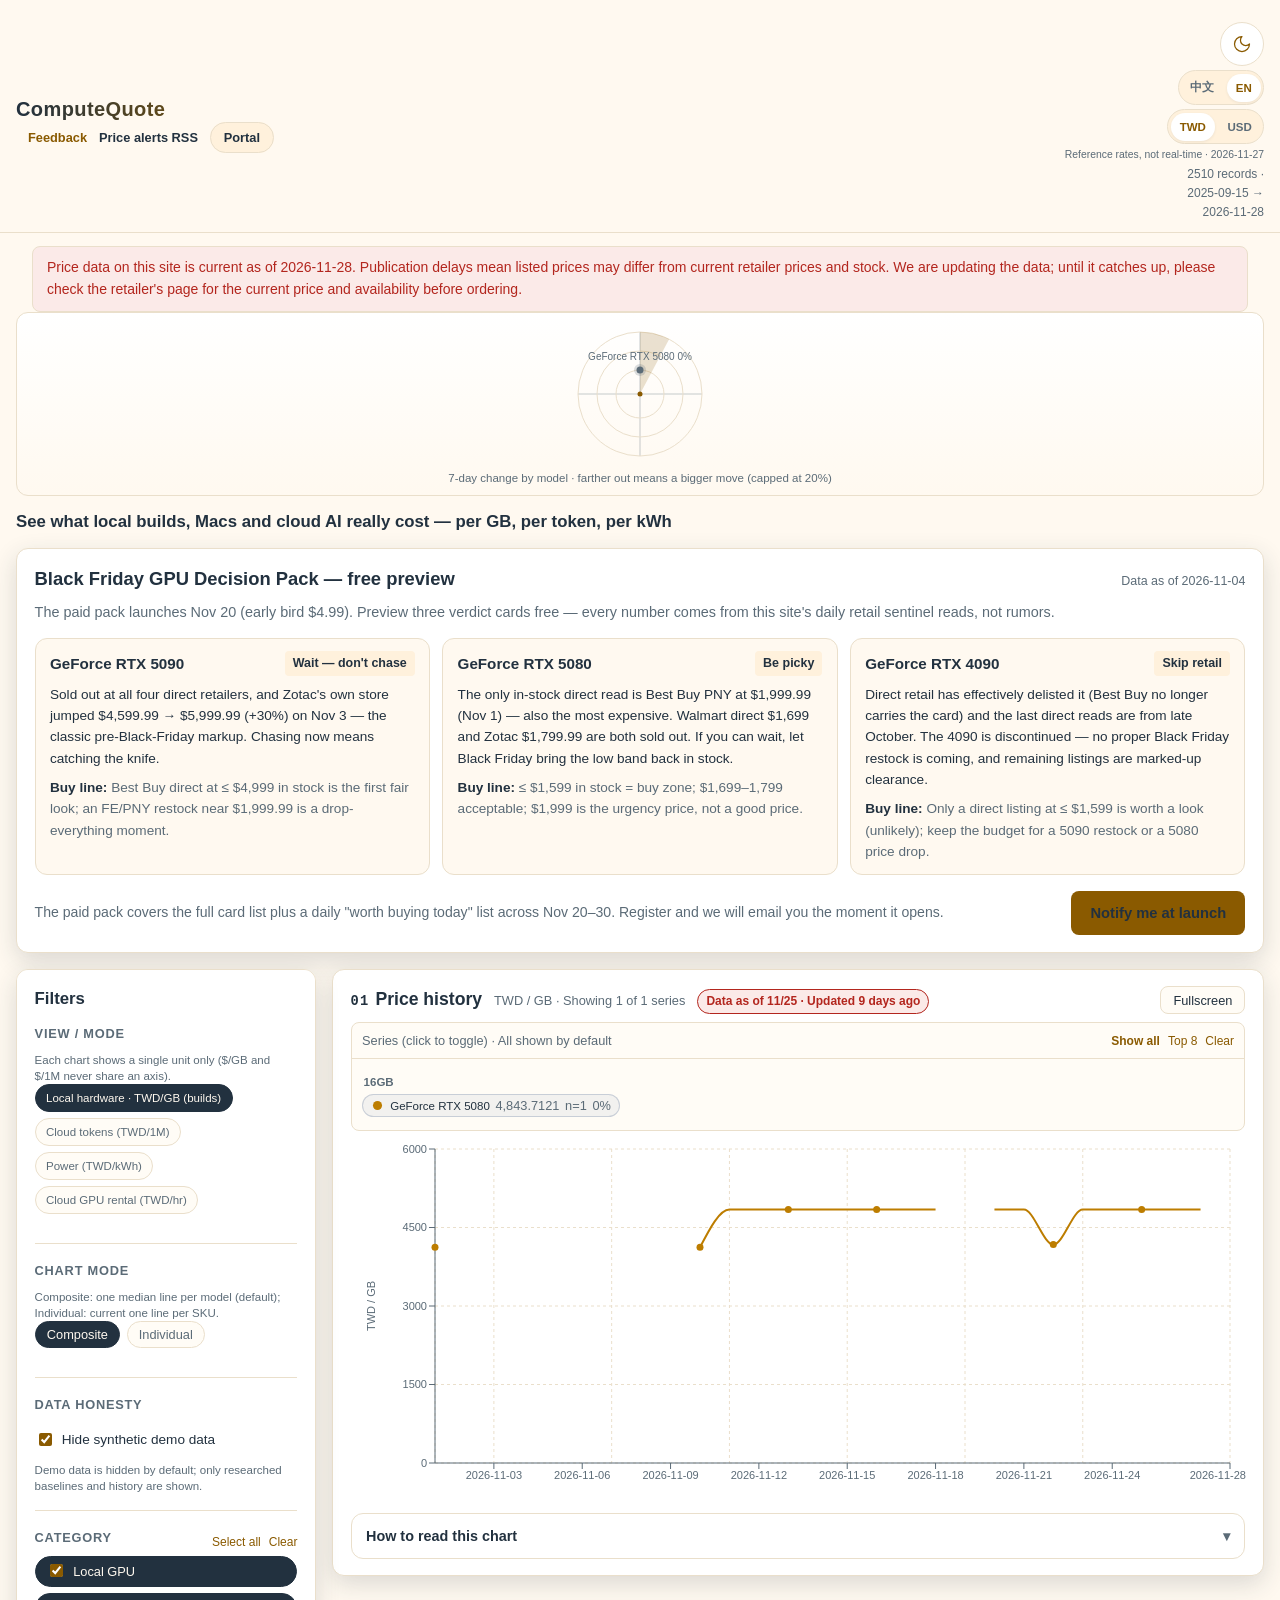
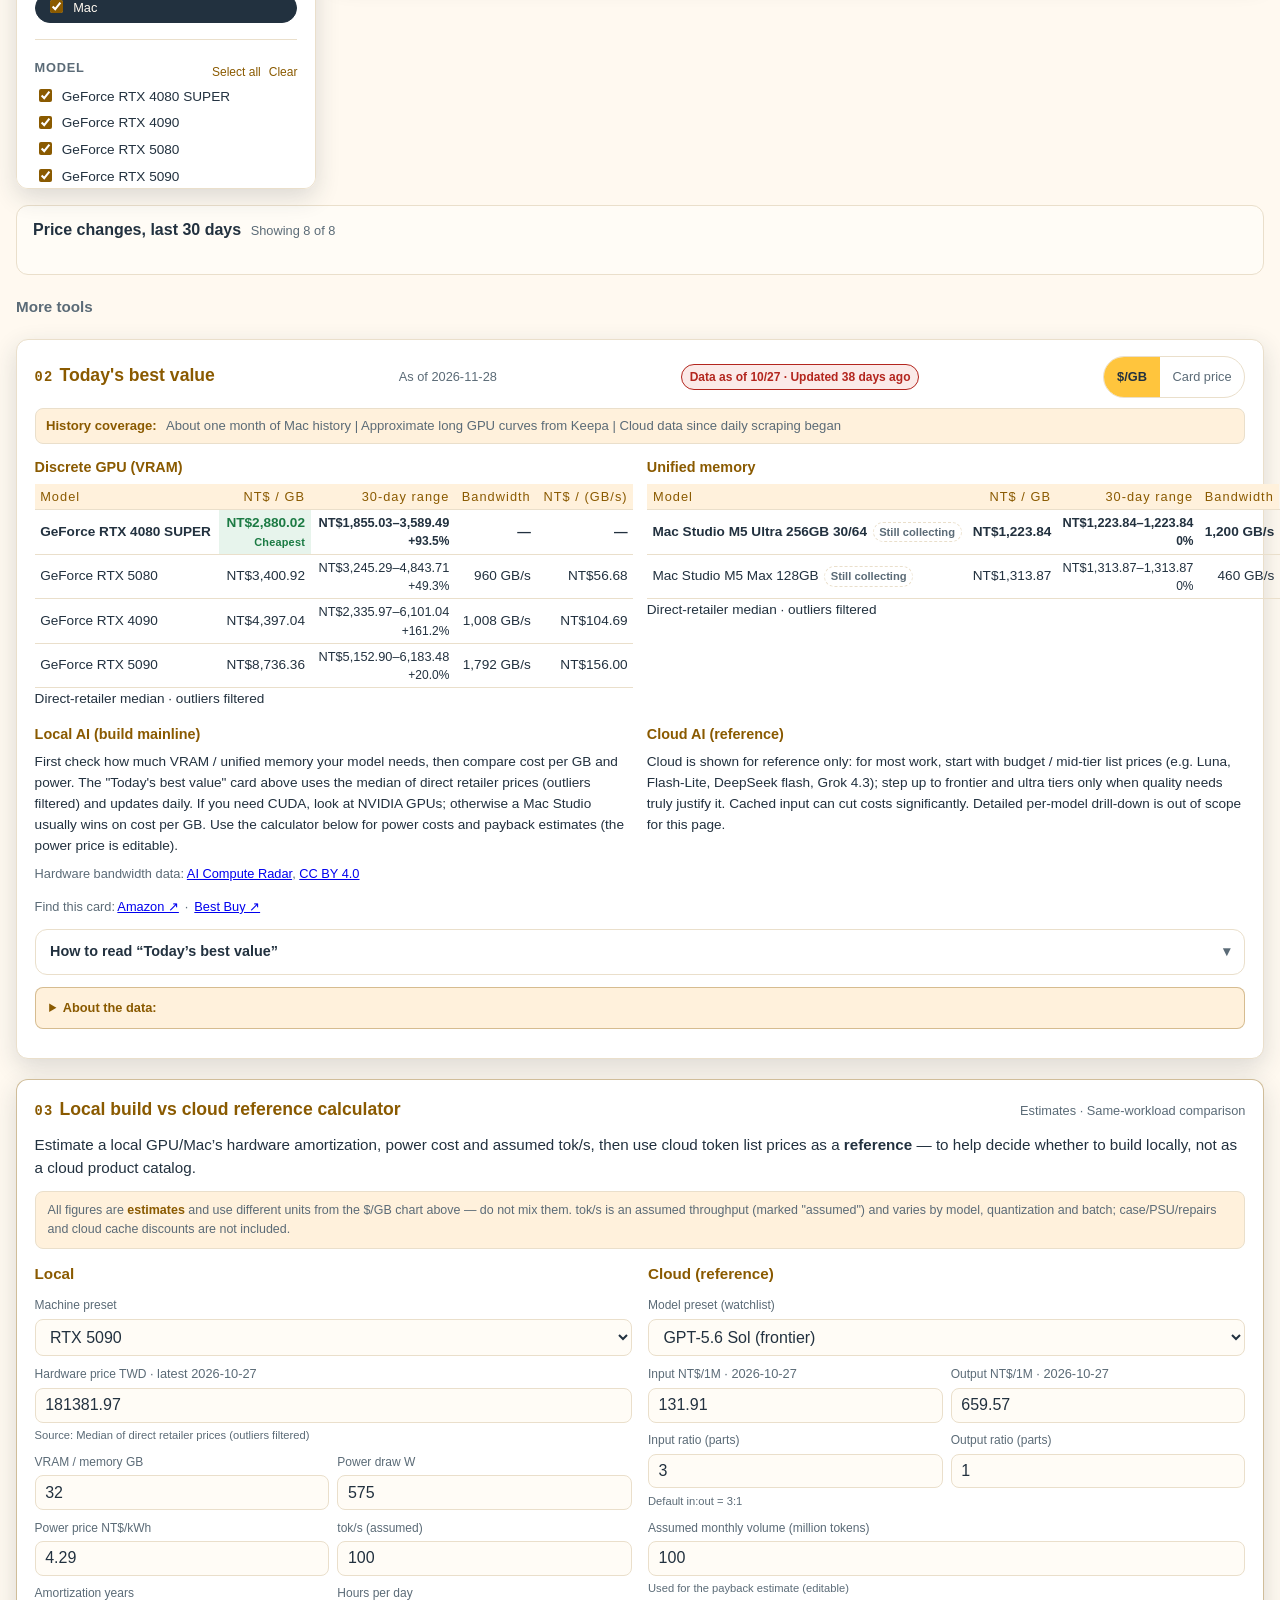
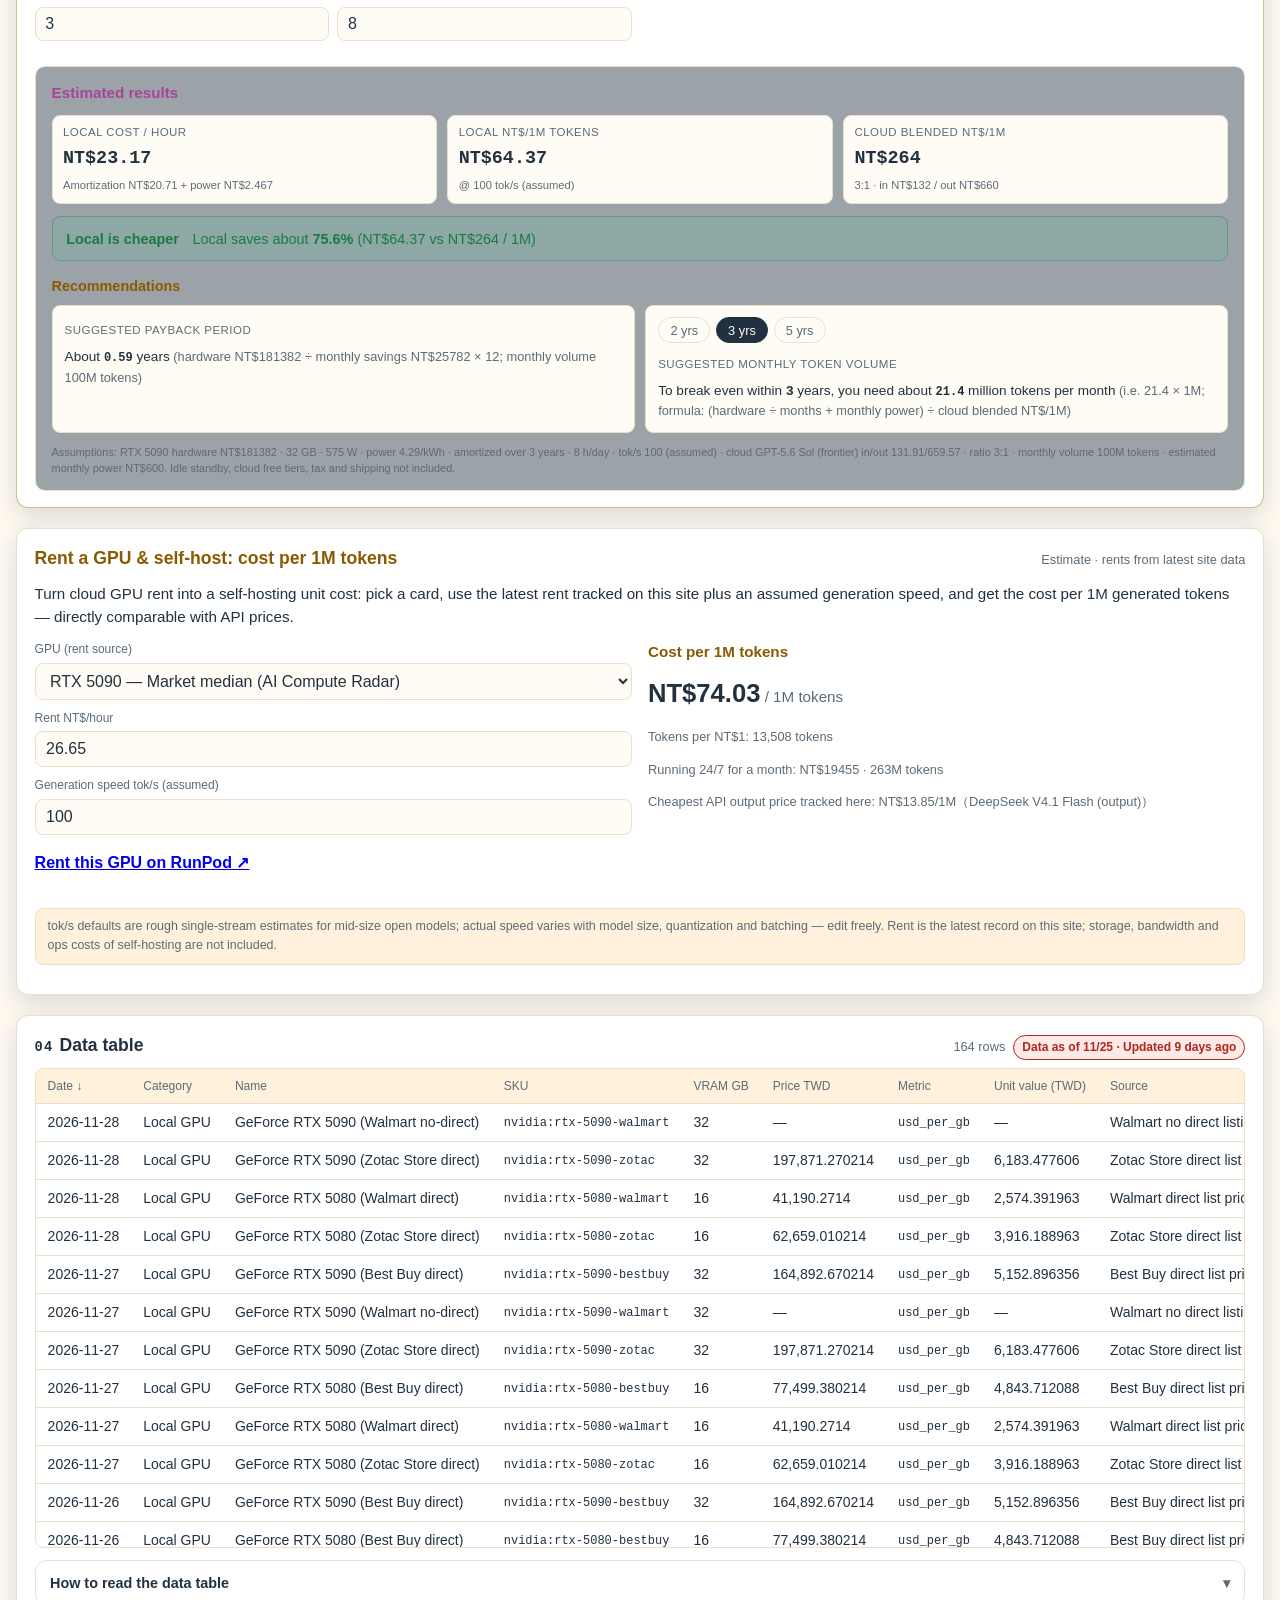
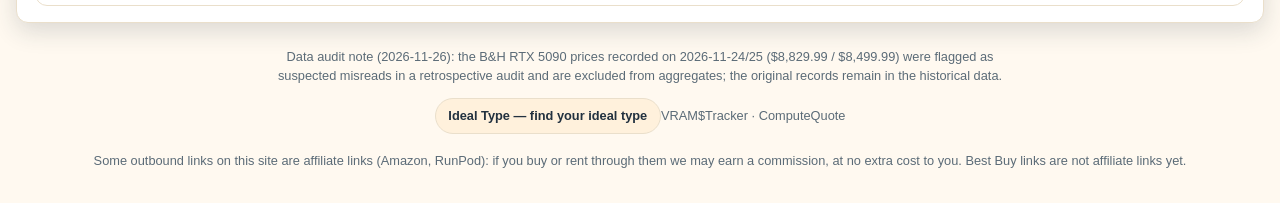
<file: index.html>
<!doctype html>
<html lang="zh-Hant">
  <head>
    <meta charset="UTF-8" />
    <!-- Theme pre-paint (2026-11-05): set data-theme before first paint so
         dark-mode users never see a light flash. Mirrors lib/theme.ts. -->
    <script>
      (function () {
        try {
          var t = new URLSearchParams(window.location.search).get('theme')
          if (t !== 'light' && t !== 'dark') t = localStorage.getItem('cq_theme')
          if (t !== 'light' && t !== 'dark') {
            t = window.matchMedia('(prefers-color-scheme: dark)').matches ? 'dark' : 'light'
          }
          document.documentElement.dataset.theme = t
        } catch (e) {
          document.documentElement.dataset.theme = 'light'
        }
      })()
    </script>
    <link rel="icon" type="image/svg+xml" href="/favicon.svg" />
    <meta name="viewport" content="width=device-width, initial-scale=1.0, viewport-fit=cover" />
    <!-- Static defaults are bilingual (zh | en); the app rewrites title,
         description and <html lang> to the active language at runtime. -->
    <meta
      name="description"
      content="ComputeQuote — 本地 AI 組機成本比價與價格歷史探索 · Local AI build cost comparison and price history explorer"
    />
    <meta property="og:type" content="website" />
    <meta property="og:site_name" content="ComputeQuote" />
    <meta
      property="og:title"
      content="ComputeQuote — 價格歷史 | Price History"
    />
    <meta
      property="og:description"
      content="ComputeQuote — 本地 AI 組機成本比價與價格歷史探索 · Local AI build cost comparison and price history explorer"
    />
    <meta property="og:url" content="https://computequote.plaigroundlab.com/" />
    <link rel="canonical" href="https://computequote.plaigroundlab.com/" />
    <meta property="og:image" content="https://computequote.plaigroundlab.com/og-card.png" />
    <meta property="og:image:width" content="1200" />
    <meta property="og:image:height" content="630" />
    <meta property="og:image:alt" content="ComputeQuote — GPU and Local AI Build Price History" />
    <meta name="twitter:card" content="summary_large_image" />
    <meta name="twitter:title" content="ComputeQuote — 價格歷史 | Price History" />
    <meta
      name="twitter:description"
      content="ComputeQuote — 本地 AI 組機成本比價與價格歷史探索 · Local AI build cost comparison and price history explorer"
    />
    <meta name="twitter:image" content="https://computequote.plaigroundlab.com/og-card.png" />
    <script type="application/ld+json">
      {
        "@context": "https://schema.org",
        "@type": "SoftwareApplication",
        "name": "ComputeQuote",
        "url": "https://computequote.plaigroundlab.com/",
        "applicationCategory": "UtilitiesApplication",
        "operatingSystem": "Web",
        "description": "Local AI build cost comparison, GPU price history explorer, and cloud vs. local payback calculator.",
        "offers": {
          "@type": "Offer",
          "price": "0",
          "priceCurrency": "USD"
        },
        "publisher": {
          "@type": "Organization",
          "name": "PlAIground Lab",
          "url": "https://plaigroundlab.com"
        }
      }
    </script>
    <link
      rel="alternate"
      hreflang="zh-Hant"
      href="https://computequote.plaigroundlab.com/?lang=zh"
    />
    <link
      rel="alternate"
      hreflang="en"
      href="https://computequote.plaigroundlab.com/?lang=en"
    />
    <link
      rel="alternate"
      hreflang="x-default"
      href="https://computequote.plaigroundlab.com/"
    />
    <title>ComputeQuote — 價格歷史 | Price History</title>
    <script type="module" crossorigin src="/assets/index-D0Om_8Ks.js"></script>
    <link rel="stylesheet" crossorigin href="/assets/index-D-TImiHJ.css">
  </head>
  <body>
    <div id="root"></div>
  </body>
</html>
</file>
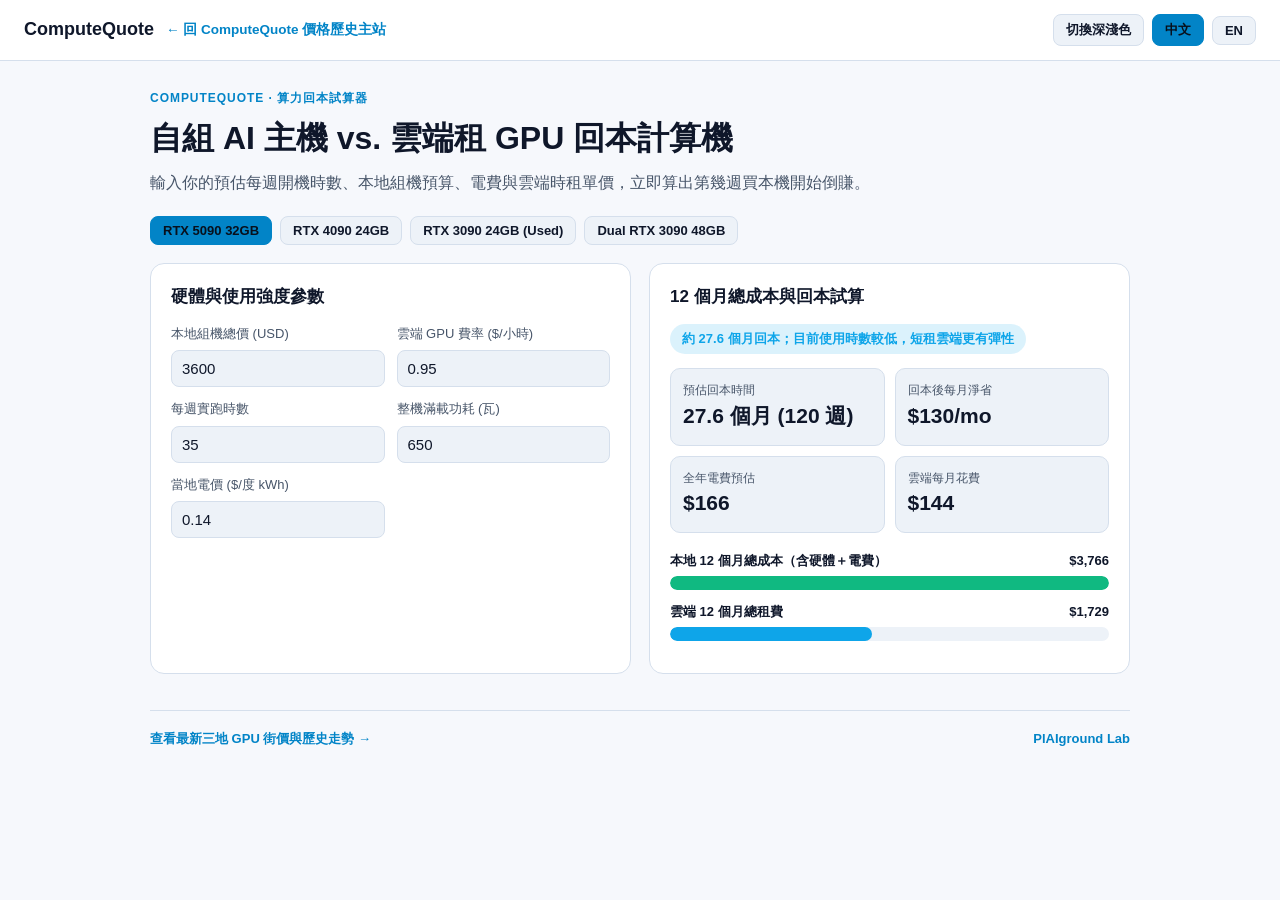
<file: calculator/index.html>
<!doctype html>
<html lang="zh-Hant">
  <head>
    <meta charset="UTF-8" />
    <script>
      (function () {
        try {
          var t = new URLSearchParams(window.location.search).get('theme');
          if (t !== 'light' && t !== 'dark') t = localStorage.getItem('cq_theme');
          if (t !== 'light' && t !== 'dark') {
            t = window.matchMedia('(prefers-color-scheme: dark)').matches ? 'dark' : 'light';
          }
          document.documentElement.dataset.theme = t;
        } catch (e) {
          document.documentElement.dataset.theme = 'light';
        }
      })();
    </script>
    <link rel="icon" type="image/svg+xml" href="/favicon.svg" />
    <meta name="viewport" content="width=device-width, initial-scale=1.0" />
    <title>ComputeQuote — GPU Cloud vs. Local Break-Even Calculator</title>
    <meta
      name="description"
      content="Compare local RTX 5090 / 4090 / 3090 AI workstation ownership cost vs. cloud GPU hourly rentals and calculate exact break-even months."
    />
    <link rel="canonical" href="https://computequote.plaigroundlab.com/calculator/" />
    <meta property="og:type" content="website" />
    <meta property="og:site_name" content="ComputeQuote" />
    <meta property="og:title" content="ComputeQuote — Local GPU vs. Cloud Payback Calculator" />
    <meta
      property="og:description"
      content="Calculate when buying a local RTX 5090 / 4090 / 3090 rig beats cloud GPU rental."
    />
    <meta property="og:url" content="https://computequote.plaigroundlab.com/calculator/" />
    <meta property="og:image" content="https://computequote.plaigroundlab.com/og-card.png" />
    <meta property="og:image:width" content="1200" />
    <meta property="og:image:height" content="630" />
    <meta name="twitter:card" content="summary_large_image" />
    <meta name="twitter:title" content="ComputeQuote — Local GPU vs. Cloud Payback Calculator" />
    <meta name="twitter:image" content="https://computequote.plaigroundlab.com/og-card.png" />
    <script type="application/ld+json">
      {
        "@context": "https://schema.org",
        "@type": "WebApplication",
        "name": "ComputeQuote GPU Payback Calculator",
        "url": "https://computequote.plaigroundlab.com/calculator/",
        "applicationCategory": "FinanceApplication",
        "operatingSystem": "Web",
        "offers": {
          "@type": "Offer",
          "price": "0",
          "priceCurrency": "USD"
        },
        "publisher": {
          "@type": "Organization",
          "name": "PlAIground Lab",
          "url": "https://plaigroundlab.com"
        }
      }
    </script>
    <style>
      :root {
        --bg: #f6f8fc;
        --surface: #ffffff;
        --surface-2: #edf2f8;
        --border: #d5dfec;
        --text: #0f172a;
        --muted: #475569;
        --accent: #0284c7;
        --local-bar: #10b981;
        --cloud-bar: #0ea5e9;
        --warn: #d97706;
      }
      html[data-theme='dark'] {
        --bg: #0b1220;
        --surface: #131d30;
        --surface-2: #1c2a42;
        --border: #283855;
        --text: #f1f5f9;
        --muted: #94a3b8;
        --accent: #38bdf8;
        --local-bar: #34d399;
        --cloud-bar: #38bdf8;
        --warn: #fbbf24;
      }
      * { box-sizing: border-box; }
      body {
        margin: 0;
        font-family: -apple-system, BlinkMacSystemFont, "Segoe UI", "Noto Sans TC", sans-serif;
        background: var(--bg);
        color: var(--text);
        line-height: 1.55;
      }
      .topbar {
        display: flex;
        justify-content: space-between;
        align-items: center;
        flex-wrap: wrap;
        gap: 12px;
        padding: 14px 24px;
        background: var(--surface);
        border-bottom: 1px solid var(--border);
      }
      .brand-row { display: flex; align-items: center; gap: 12px; flex-wrap: wrap; }
      .brand { font-weight: 800; font-size: 18px; color: var(--text); text-decoration: none; }
      .nav-back { font-size: 13.5px; color: var(--accent); text-decoration: none; font-weight: 600; }
      .controls { display: flex; gap: 8px; align-items: center; }
      .btn-chip {
        background: var(--surface-2);
        color: var(--text);
        border: 1px solid var(--border);
        border-radius: 8px;
        padding: 6px 12px;
        font-size: 13px;
        font-weight: 600;
        cursor: pointer;
      }
      .btn-chip.active { background: var(--accent); color: #08101c; border-color: var(--accent); }
      .wrap { max-width: 1020px; margin: 0 auto; padding: 28px 20px 56px; }
      .kicker { font-size: 12px; font-weight: 700; letter-spacing: 0.08em; color: var(--accent); margin: 0 0 6px; }
      h1 { font-size: clamp(22px, 3vw, 32px); margin: 0 0 8px; }
      .lede { color: var(--muted); margin: 0 0 20px; max-width: 720px; }
      .presets { display: flex; gap: 8px; flex-wrap: wrap; margin-bottom: 18px; }
      .grid-2 { display: grid; grid-template-columns: repeat(auto-fit, minmax(300px, 1fr)); gap: 18px; }
      .card {
        background: var(--surface);
        border: 1px solid var(--border);
        border-radius: 14px;
        padding: 20px;
      }
      .card h2 { margin: 0 0 14px; font-size: 17px; }
      .form-grid { display: grid; grid-template-columns: repeat(auto-fit, minmax(180px, 1fr)); gap: 12px; }
      label.field { display: flex; flex-direction: column; gap: 6px; font-size: 13px; color: var(--muted); }
      input[type='number'] {
        background: var(--surface-2);
        color: var(--text);
        border: 1px solid var(--border);
        border-radius: 8px;
        padding: 9px 10px;
        font-size: 15px;
      }
      .verdict-pill {
        display: inline-block;
        padding: 5px 12px;
        border-radius: 999px;
        font-size: 13px;
        font-weight: 700;
        background: rgba(16, 185, 129, 0.14);
        color: var(--local-bar);
        margin-bottom: 14px;
      }
      .verdict-pill.is-cloud { background: rgba(14, 165, 233, 0.15); color: var(--cloud-bar); }
      .metrics { display: grid; grid-template-columns: repeat(2, 1fr); gap: 10px; margin-bottom: 18px; }
      .metric {
        background: var(--surface-2);
        border: 1px solid var(--border);
        border-radius: 10px;
        padding: 12px;
      }
      .metric span { display: block; font-size: 12px; color: var(--muted); }
      .metric strong { font-size: 21px; }
      .bar-block { margin-bottom: 12px; }
      .bar-head { display: flex; justify-content: space-between; font-size: 13px; font-weight: 600; margin-bottom: 5px; }
      .bar-track { height: 14px; background: var(--surface-2); border-radius: 999px; overflow: hidden; }
      .bar-fill { height: 100%; border-radius: 999px; transition: width 0.25s ease; }
      .bar-local { background: var(--local-bar); }
      .bar-cloud { background: var(--cloud-bar); }
      .footer {
        margin-top: 36px;
        padding-top: 18px;
        border-top: 1px solid var(--border);
        font-size: 13px;
        color: var(--muted);
        display: flex;
        flex-wrap: wrap;
        gap: 14px;
        justify-content: space-between;
      }
      .footer a { color: var(--accent); text-decoration: none; font-weight: 600; }
    </style>
  </head>
  <body>
    <header class="topbar">
      <div class="brand-row">
        <a class="brand" href="https://computequote.plaigroundlab.com/">ComputeQuote</a>
        <a class="nav-back" href="https://computequote.plaigroundlab.com/" data-i18n="backMain">← Price History Index</a>
      </div>
      <div class="controls">
        <button type="button" class="btn-chip" id="theme-btn" data-i18n="themeToggle">Theme</button>
        <button type="button" class="btn-chip active" data-lang="zh-Hant">中文</button>
        <button type="button" class="btn-chip" data-lang="en">EN</button>
      </div>
    </header>

    <main class="wrap">
      <p class="kicker" data-i18n="kicker">COMPUTEQUOTE · ROI & PAYBACK CALCULATOR</p>
      <h1 data-i18n="headline">Local GPU Build vs. Cloud Rental Payback Calculator</h1>
      <p class="lede" data-i18n="lede">Compare upfront local workstation cost + power against hourly cloud GPU rental and see the exact break-even week.</p>

      <div class="presets" id="preset-row" aria-label="GPU Presets">
        <button type="button" class="btn-chip active" data-preset="rtx5090">RTX 5090 32GB</button>
        <button type="button" class="btn-chip" data-preset="rtx4090">RTX 4090 24GB</button>
        <button type="button" class="btn-chip" data-preset="rtx3090">RTX 3090 24GB (Used)</button>
        <button type="button" class="btn-chip" data-preset="dual3090">Dual RTX 3090 48GB</button>
      </div>

      <div class="grid-2">
        <section class="card">
          <h2 data-i18n="inputsTitle">Hardware & Usage Assumptions</h2>
          <div class="form-grid">
            <label class="field">
              <span data-i18n="lblBuildCost">Local Rig Total Cost (USD)</span>
              <input id="inp-build" type="number" min="100" step="50" value="3600" />
            </label>
            <label class="field">
              <span data-i18n="lblCloudRate">Cloud GPU Rate ($/hr)</span>
              <input id="inp-cloud" type="number" min="0.05" step="0.05" value="0.95" />
            </label>
            <label class="field">
              <span data-i18n="lblHoursWeek">Active GPU Hours / Week</span>
              <input id="inp-hours" type="number" min="1" max="168" step="1" value="35" />
            </label>
            <label class="field">
              <span data-i18n="lblWatts">System Power Draw (Watts)</span>
              <input id="inp-watts" type="number" min="50" step="25" value="650" />
            </label>
            <label class="field">
              <span data-i18n="lblPowerRate">Electricity Rate ($/kWh)</span>
              <input id="inp-kwh" type="number" min="0" step="0.01" value="0.14" />
            </label>
          </div>
        </section>

        <section class="card">
          <h2 data-i18n="resultsTitle">12-Month Cost & Break-Even</h2>
          <div id="verdict-pill" class="verdict-pill">-</div>

          <div class="metrics">
            <div class="metric">
              <span data-i18n="lblBreakEven">Break-Even Point</span>
              <strong id="out-breakeven">-</strong>
            </div>
            <div class="metric">
              <span data-i18n="lblMonthlySave">Net Monthly Advantage After Payback</span>
              <strong id="out-monthly-save">-</strong>
            </div>
            <div class="metric">
              <span data-i18n="lblPowerYear">Annual Power Cost</span>
              <strong id="out-power-yr">$0</strong>
            </div>
            <div class="metric">
              <span data-i18n="lblCloudMonth">Cloud Monthly Spend</span>
              <strong id="out-cloud-mo">$0</strong>
            </div>
          </div>

          <div class="bar-block">
            <div class="bar-head">
              <span data-i18n="lblLocal12m">Local 12-Month Total (Rig + Power)</span>
              <strong id="out-local-12m">$0</strong>
            </div>
            <div class="bar-track"><div id="bar-local" class="bar-fill bar-local" style="width: 50%"></div></div>
          </div>

          <div class="bar-block">
            <div class="bar-head">
              <span data-i18n="lblCloud12m">Cloud 12-Month Total</span>
              <strong id="out-cloud-12m">$0</strong>
            </div>
            <div class="bar-track"><div id="bar-cloud" class="bar-fill bar-cloud" style="width: 50%"></div></div>
          </div>
        </section>
      </div>

      <footer class="footer">
        <span><a href="https://computequote.plaigroundlab.com/" data-i18n="footerIndex">Browse Live GPU Street Prices on ComputeQuote →</a></span>
        <span><a href="https://plaigroundlab.com" target="_blank" rel="noopener">PlAIground Lab</a></span>
      </footer>
    </main>

    <script>
      (function () {
        var PRESETS = {
          rtx5090: { build: 3600, cloud: 0.95, hours: 35, watts: 650, kwh: 0.14 },
          rtx4090: { build: 2500, cloud: 0.69, hours: 35, watts: 520, kwh: 0.14 },
          rtx3090: { build: 1450, cloud: 0.44, hours: 35, watts: 480, kwh: 0.14 },
          dual3090: { build: 2350, cloud: 0.89, hours: 40, watts: 820, kwh: 0.14 },
        };
        var I18N = {
          'zh-Hant': {
            backMain: '← 回 ComputeQuote 價格歷史主站',
            themeToggle: '切換深淺色',
            kicker: 'COMPUTEQUOTE · 算力回本試算器',
            headline: '自組 AI 主機 vs. 雲端租 GPU 回本計算機',
            lede: '輸入你的預估每週開機時數、本地組機預算、電費與雲端時租單價，立即算出第幾週買本機開始倒賺。',
            inputsTitle: '硬體與使用強度參數',
            lblBuildCost: '本地組機總價 (USD)',
            lblCloudRate: '雲端 GPU 費率 ($/小時)',
            lblHoursWeek: '每週實跑時數',
            lblWatts: '整機滿載功耗 (瓦)',
            lblPowerRate: '當地電價 ($/度 kWh)',
            resultsTitle: '12 個月總成本與回本試算',
            lblBreakEven: '預估回本時間',
            lblMonthlySave: '回本後每月淨省',
            lblPowerYear: '全年電費預估',
            lblCloudMonth: '雲端每月花費',
            lblLocal12m: '本地 12 個月總成本（含硬體＋電費）',
            lblCloud12m: '雲端 12 個月總租費',
            footerIndex: '查看最新三地 GPU 街價與歷史走勢 →',
            verdictLocal: '本機在 {months} 個月回本（約 {weeks} 週），一年內划算！',
            verdictLong: '約 {months} 個月回本；目前使用時數較低，短租雲端更有彈性',
            verdictCloud: '雲端時租低於本機電費，建議繼續租雲端免買機',
            monthsFmt: '{m} 個月 ({w} 週)',
            noBreakeven: '無法回本（租雲端較省）',
          },
          en: {
            backMain: '← Price History Index',
            themeToggle: 'Theme',
            kicker: 'COMPUTEQUOTE · ROI & PAYBACK CALCULATOR',
            headline: 'Local GPU Build vs. Cloud Rental Payback Calculator',
            lede: 'Compare upfront local workstation cost + power against hourly cloud GPU rental and see the exact break-even week.',
            inputsTitle: 'Hardware & Usage Assumptions',
            lblBuildCost: 'Local Rig Total Cost (USD)',
            lblCloudRate: 'Cloud GPU Rate ($/hr)',
            lblHoursWeek: 'Active GPU Hours / Week',
            lblWatts: 'System Power Draw (Watts)',
            lblPowerRate: 'Electricity Rate ($/kWh)',
            resultsTitle: '12-Month Cost & Break-Even',
            lblBreakEven: 'Break-Even Point',
            lblMonthlySave: 'Net Monthly Advantage After Payback',
            lblPowerYear: 'Annual Power Cost',
            lblCloudMonth: 'Cloud Monthly Spend',
            lblLocal12m: 'Local 12-Month Total (Rig + Power)',
            lblCloud12m: 'Cloud 12-Month Total',
            footerIndex: 'Browse Live GPU Street Prices on ComputeQuote →',
            verdictLocal: 'Breaks even in {months} months ({weeks} wks) — Local rig wins within 1 year!',
            verdictLong: 'Breaks even in {months} months — Cloud stays more flexible at low utilization',
            verdictCloud: 'Cloud rate is cheaper than local power — Keep renting Cloud GPUs',
            monthsFmt: '{m} mo ({w} wks)',
            noBreakeven: 'No payback (Cloud cheaper)',
          },
        };

        var curLang = 'zh-Hant';
        function money(v) {
          return '$' + Math.round(v).toLocaleString('en-US');
        }
        function applyLang(lang) {
          curLang = I18N[lang] ? lang : 'zh-Hant';
          document.documentElement.lang = curLang;
          var d = I18N[curLang];
          document.querySelectorAll('[data-lang]').forEach(function (b) {
            b.classList.toggle('active', b.dataset.lang === curLang);
          });
          document.querySelectorAll('[data-i18n]').forEach(function (el) {
            var k = el.getAttribute('data-i18n');
            if (d[k]) el.textContent = d[k];
          });
          compute();
        }
        function compute() {
          var d = I18N[curLang];
          var build = Math.max(0, Number(document.getElementById('inp-build').value) || 0);
          var cloudHr = Math.max(0.01, Number(document.getElementById('inp-cloud').value) || 0.01);
          var hrsWk = Math.max(1, Number(document.getElementById('inp-hours').value) || 1);
          var watts = Math.max(0, Number(document.getElementById('inp-watts').value) || 0);
          var kwh = Math.max(0, Number(document.getElementById('inp-kwh').value) || 0);

          var powerHr = (watts / 1000) * kwh;
          var netSaveHr = cloudHr - powerHr;
          var hrsMonth = (hrsWk * 52) / 12;
          var hrsYear = hrsWk * 52;
          var powerYr = powerHr * hrsYear;
          var local12m = build + powerYr;
          var cloud12m = cloudHr * hrsYear;

          document.getElementById('out-power-yr').textContent = money(powerYr);
          document.getElementById('out-cloud-mo').textContent = money(cloudHr * hrsMonth);
          document.getElementById('out-local-12m').textContent = money(local12m);
          document.getElementById('out-cloud-12m').textContent = money(cloud12m);

          var maxBar = Math.max(1, local12m, cloud12m);
          document.getElementById('bar-local').style.width = Math.round((local12m / maxBar) * 100) + '%';
          document.getElementById('bar-cloud').style.width = Math.round((cloud12m / maxBar) * 100) + '%';

          var pill = document.getElementById('verdict-pill');
          if (netSaveHr <= 0) {
            document.getElementById('out-breakeven').textContent = d.noBreakeven;
            document.getElementById('out-monthly-save').textContent = '$0';
            pill.textContent = d.verdictCloud;
            pill.classList.add('is-cloud');
          } else {
            var beHours = build / netSaveHr;
            var beWeeks = beHours / hrsWk;
            var beMonths = (beWeeks / 52) * 12;
            var beMoStr = beMonths.toFixed(1);
            var beWkStr = Math.ceil(beWeeks);
            document.getElementById('out-breakeven').textContent = d.monthsFmt
              .replace('{m}', beMoStr)
              .replace('{w}', String(beWkStr));
            document.getElementById('out-monthly-save').textContent = money(netSaveHr * hrsMonth) + '/mo';
            if (beMonths <= 12) {
              pill.textContent = d.verdictLocal
                .replace('{months}', beMoStr)
                .replace('{weeks}', String(beWkStr));
              pill.classList.remove('is-cloud');
            } else {
              pill.textContent = d.verdictLong.replace('{months}', beMoStr);
              pill.classList.add('is-cloud');
            }
          }
        }

        document.querySelectorAll('[data-preset]').forEach(function (btn) {
          btn.addEventListener('click', function () {
            document.querySelectorAll('[data-preset]').forEach(function (x) { x.classList.remove('active'); });
            btn.classList.add('active');
            var p = PRESETS[btn.dataset.preset];
            if (!p) return;
            document.getElementById('inp-build').value = p.build;
            document.getElementById('inp-cloud').value = p.cloud;
            document.getElementById('inp-hours').value = p.hours;
            document.getElementById('inp-watts').value = p.watts;
            document.getElementById('inp-kwh').value = p.kwh;
            compute();
          });
        });

        ['inp-build', 'inp-cloud', 'inp-hours', 'inp-watts', 'inp-kwh'].forEach(function (id) {
          document.getElementById(id).addEventListener('input', compute);
        });
        document.querySelectorAll('[data-lang]').forEach(function (b) {
          b.addEventListener('click', function () { applyLang(b.dataset.lang); });
        });
        document.getElementById('theme-btn').addEventListener('click', function () {
          var next = document.documentElement.dataset.theme === 'dark' ? 'light' : 'dark';
          document.documentElement.dataset.theme = next;
          try { localStorage.setItem('cq_theme', next); } catch (e) {}
        });

        applyLang('zh-Hant');
      })();
    </script>
  </body>
</html>
</file>
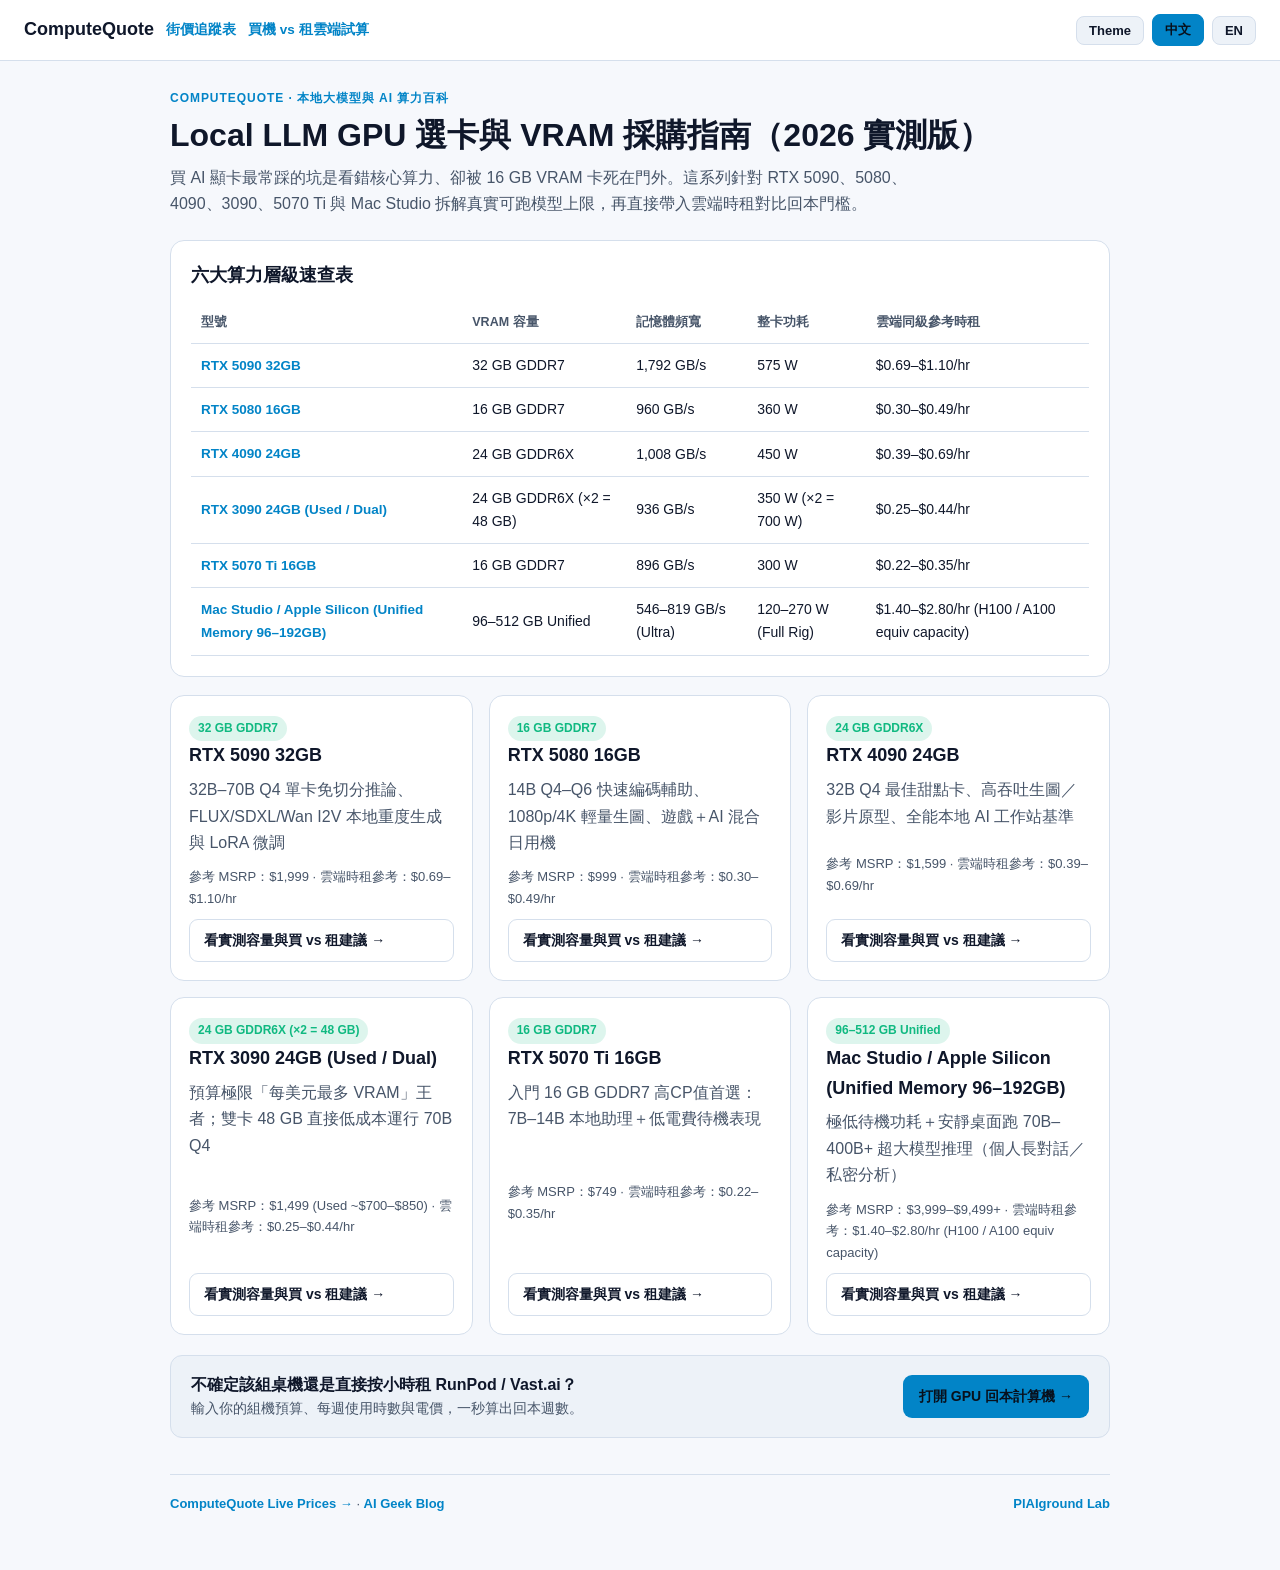
<file: guides/index.html>
<!doctype html>
<html lang="zh-Hant">
  <head>
    <meta charset="UTF-8" />
    <script>
      (function () {
        try {
          var t = new URLSearchParams(window.location.search).get('theme');
          if (t !== 'light' && t !== 'dark') t = localStorage.getItem('cq_theme');
          if (t !== 'light' && t !== 'dark') t = window.matchMedia('(prefers-color-scheme: dark)').matches ? 'dark' : 'light';
          document.documentElement.dataset.theme = t;
        } catch (e) { document.documentElement.dataset.theme = 'light'; }
      })();
    </script>
    <link rel="icon" type="image/svg+xml" href="/favicon.svg" />
    <meta name="viewport" content="width=device-width, initial-scale=1.0" />
    <title>ComputeQuote — Local LLM GPU &amp; VRAM Buying Guides (2026)</title>
    <meta name="description" content="Bilingual 2026 GPU buying &amp; VRAM sizing guides for RTX 5090, 5080, 4090, 3090, 5070 Ti, and Mac Studio Unified Memory vs. Cloud GPU rentals." />
    <link rel="canonical" href="https://computequote.plaigroundlab.com/guides/" />
    <meta property="og:type" content="website" />
    <meta property="og:site_name" content="ComputeQuote" />
    <meta property="og:title" content="Local LLM GPU &amp; VRAM Buying Guides — ComputeQuote" />
    <meta property="og:url" content="https://computequote.plaigroundlab.com/guides/" />
    <meta property="og:image" content="https://computequote.plaigroundlab.com/og-card.png" />
    <script type="application/ld+json">{"@context": "https://schema.org", "@type": "CollectionPage", "name": "ComputeQuote Local LLM GPU & VRAM Buying Guides", "url": "https://computequote.plaigroundlab.com/guides/", "publisher": {"@type": "Organization", "name": "PlAIground Lab", "url": "https://plaigroundlab.com"}}</script>
    <style>
      :root { --bg:#f6f8fc; --surface:#ffffff; --surface-2:#edf2f8; --border:#d5dfec; --text:#0f172a; --muted:#475569; --accent:#0284c7; --ok:#10b981; }
      html[data-theme='dark'] { --bg:#0b1220; --surface:#131d30; --surface-2:#1c2a42; --border:#283855; --text:#f1f5f9; --muted:#94a3b8; --accent:#38bdf8; --ok:#34d399; }
      *{box-sizing:border-box}
      body{margin:0;font-family:-apple-system,BlinkMacSystemFont,"Segoe UI","Noto Sans TC",sans-serif;background:var(--bg);color:var(--text);line-height:1.65}
      .topbar{display:flex;justify-content:space-between;align-items:center;flex-wrap:wrap;gap:12px;padding:14px 24px;background:var(--surface);border-bottom:1px solid var(--border)}
      .brand-row{display:flex;align-items:center;gap:12px;flex-wrap:wrap}
      .brand{font-weight:800;font-size:18px;color:var(--text);text-decoration:none}
      .nav-link{font-size:13.5px;color:var(--accent);text-decoration:none;font-weight:600}
      .controls{display:flex;gap:8px;align-items:center}
      .btn-chip{background:var(--surface-2);color:var(--text);border:1px solid var(--border);border-radius:8px;padding:6px 12px;font-size:13px;font-weight:600;cursor:pointer}
      .btn-chip.active{background:var(--accent);color:#08101c;border-color:var(--accent)}
      .wrap{max-width:980px;margin:0 auto;padding:28px 20px 56px}
      .kicker{font-size:12px;font-weight:700;letter-spacing:.08em;color:var(--accent);margin:0 0 6px}
      h1{font-size:clamp(22px,3.2vw,32px);margin:0 0 10px;line-height:1.25}
      .lede{color:var(--muted);margin:0 0 22px;max-width:740px}
      .specs-grid{display:grid;grid-template-columns:repeat(auto-fit,minmax(165px,1fr));gap:10px;margin-bottom:22px}
      .spec-box{background:var(--surface);border:1px solid var(--border);border-radius:10px;padding:12px 14px}
      .spec-box span{display:block;font-size:12px;color:var(--muted)}
      .spec-box strong{font-size:17px}
      .card{background:var(--surface);border:1px solid var(--border);border-radius:14px;padding:20px;margin-bottom:18px}
      .card h2{margin:0 0 12px;font-size:18px}
      .tbl-wrap{overflow-x:auto}
      table{width:100%;border-collapse:collapse;font-size:14px}
      th,td{padding:10px;border-bottom:1px solid var(--border);text-align:left}
      th{color:var(--muted);font-size:12.5px}
      .cta-box{display:flex;flex-wrap:wrap;gap:12px;align-items:center;justify-content:space-between;background:var(--surface-2);border:1px solid var(--border);border-radius:12px;padding:16px 20px;margin:20px 0}
      .btn-cta{display:inline-block;background:var(--accent);color:#08101c;font-weight:700;padding:10px 16px;border-radius:9px;text-decoration:none;font-size:14px}
      .btn-sec{display:inline-block;background:var(--surface);color:var(--text);border:1px solid var(--border);font-weight:600;padding:9px 14px;border-radius:9px;text-decoration:none;font-size:14px}
      .guide-grid{display:grid;grid-template-columns:repeat(auto-fit,minmax(275px,1fr));gap:16px}
      .guide-card{background:var(--surface);border:1px solid var(--border);border-radius:14px;padding:18px;display:flex;flex-direction:column;justify-content:space-between;gap:10px}
      .guide-card h3{margin:0;font-size:18px}
      .pill{display:inline-block;padding:3px 9px;border-radius:999px;font-size:12px;font-weight:700;background:rgba(16,185,129,.14);color:var(--ok)}
      details{border-top:1px solid var(--border);padding:10px 0}
      details:first-of-type{border-top:0}
      summary{font-weight:700;cursor:pointer}
      .footer{margin-top:36px;padding-top:18px;border-top:1px solid var(--border);font-size:13px;color:var(--muted);display:flex;flex-wrap:wrap;gap:14px;justify-content:space-between}
      .footer a{color:var(--accent);text-decoration:none;font-weight:600}
      [data-lang-block='en']{display:none}
      html[lang='en'] [data-lang-block='zh-Hant']{display:none}
      html[lang='en'] [data-lang-block='en']{display:block}
    </style>
  </head>
  <body>
    <header class="topbar">
      <div class="brand-row">
        <a class="brand" href="/?utm_source=computequote&utm_medium=guide">ComputeQuote</a>
        <a class="nav-link" href="/?utm_source=computequote&utm_medium=guide">街價追蹤表</a>
        <a class="nav-link" href="/calculator/?utm_source=computequote&utm_medium=guide">買機 vs 租雲端試算</a>
      </div>
      <div class="controls">
        <button type="button" class="btn-chip" id="theme-btn">Theme</button>
        <button type="button" class="btn-chip active" data-lang="zh-Hant">中文</button>
        <button type="button" class="btn-chip" data-lang="en">EN</button>
      </div>
    </header>
    <main class="wrap">
      <div data-lang-block="zh-Hant">
        <p class="kicker">COMPUTEQUOTE · 本地大模型與 AI 算力百科</p>
        <h1>Local LLM GPU 選卡與 VRAM 採購指南（2026 實測版）</h1>
        <p class="lede">買 AI 顯卡最常踩的坑是看錯核心算力、卻被 16 GB VRAM 卡死在門外。這系列針對 RTX 5090、5080、4090、3090、5070 Ti 與 Mac Studio 拆解真實可跑模型上限，再直接帶入雲端時租對比回本門檻。</p>
        <section class="card">
          <h2>六大算力層級速查表</h2>
          <div class="tbl-wrap"><table><thead><tr><th>型號</th><th>VRAM 容量</th><th>記憶體頻寬</th><th>整卡功耗</th><th>雲端同級參考時租</th></tr></thead><tbody><tr><td><a class='nav-link' href='/guides/rtx-5090/'>RTX 5090 32GB</a></td><td>32 GB GDDR7</td><td>1,792 GB/s</td><td>575 W</td><td>$0.69–$1.10/hr</td></tr><tr><td><a class='nav-link' href='/guides/rtx-5080/'>RTX 5080 16GB</a></td><td>16 GB GDDR7</td><td>960 GB/s</td><td>360 W</td><td>$0.30–$0.49/hr</td></tr><tr><td><a class='nav-link' href='/guides/rtx-4090/'>RTX 4090 24GB</a></td><td>24 GB GDDR6X</td><td>1,008 GB/s</td><td>450 W</td><td>$0.39–$0.69/hr</td></tr><tr><td><a class='nav-link' href='/guides/rtx-3090/'>RTX 3090 24GB (Used / Dual)</a></td><td>24 GB GDDR6X (×2 = 48 GB)</td><td>936 GB/s</td><td>350 W (×2 = 700 W)</td><td>$0.25–$0.44/hr</td></tr><tr><td><a class='nav-link' href='/guides/rtx-5070-ti/'>RTX 5070 Ti 16GB</a></td><td>16 GB GDDR7</td><td>896 GB/s</td><td>300 W</td><td>$0.22–$0.35/hr</td></tr><tr><td><a class='nav-link' href='/guides/mac-studio-unified-memory/'>Mac Studio / Apple Silicon (Unified Memory 96–192GB)</a></td><td>96–512 GB Unified</td><td>546–819 GB/s (Ultra)</td><td>120–270 W (Full Rig)</td><td>$1.40–$2.80/hr (H100 / A100 equiv capacity)</td></tr></tbody></table></div>
        </section>
        <div class="guide-grid">        <article class="guide-card">
          <div>
            <span class="pill">32 GB GDDR7</span>
            <h3>RTX 5090 32GB</h3>
            <p class="lede" style="margin:6px 0 0">32B–70B Q4 單卡免切分推論、FLUX/SDXL/Wan I2V 本地重度生成與 LoRA 微調</p>
          </div>
          <div style="font-size:13px;color:var(--muted)">參考 MSRP：$1,999 · 雲端時租參考：$0.69–$1.10/hr</div>
          <a class="btn-sec" href="/guides/rtx-5090/">看實測容量與買 vs 租建議 →</a>
        </article>        <article class="guide-card">
          <div>
            <span class="pill">16 GB GDDR7</span>
            <h3>RTX 5080 16GB</h3>
            <p class="lede" style="margin:6px 0 0">14B Q4–Q6 快速編碼輔助、1080p/4K 輕量生圖、遊戲＋AI 混合日用機</p>
          </div>
          <div style="font-size:13px;color:var(--muted)">參考 MSRP：$999 · 雲端時租參考：$0.30–$0.49/hr</div>
          <a class="btn-sec" href="/guides/rtx-5080/">看實測容量與買 vs 租建議 →</a>
        </article>        <article class="guide-card">
          <div>
            <span class="pill">24 GB GDDR6X</span>
            <h3>RTX 4090 24GB</h3>
            <p class="lede" style="margin:6px 0 0">32B Q4 最佳甜點卡、高吞吐生圖／影片原型、全能本地 AI 工作站基準</p>
          </div>
          <div style="font-size:13px;color:var(--muted)">參考 MSRP：$1,599 · 雲端時租參考：$0.39–$0.69/hr</div>
          <a class="btn-sec" href="/guides/rtx-4090/">看實測容量與買 vs 租建議 →</a>
        </article>        <article class="guide-card">
          <div>
            <span class="pill">24 GB GDDR6X (×2 = 48 GB)</span>
            <h3>RTX 3090 24GB (Used / Dual)</h3>
            <p class="lede" style="margin:6px 0 0">預算極限「每美元最多 VRAM」王者；雙卡 48 GB 直接低成本運行 70B Q4</p>
          </div>
          <div style="font-size:13px;color:var(--muted)">參考 MSRP：$1,499 (Used ~$700–$850) · 雲端時租參考：$0.25–$0.44/hr</div>
          <a class="btn-sec" href="/guides/rtx-3090/">看實測容量與買 vs 租建議 →</a>
        </article>        <article class="guide-card">
          <div>
            <span class="pill">16 GB GDDR7</span>
            <h3>RTX 5070 Ti 16GB</h3>
            <p class="lede" style="margin:6px 0 0">入門 16 GB GDDR7 高CP值首選：7B–14B 本地助理＋低電費待機表現</p>
          </div>
          <div style="font-size:13px;color:var(--muted)">參考 MSRP：$749 · 雲端時租參考：$0.22–$0.35/hr</div>
          <a class="btn-sec" href="/guides/rtx-5070-ti/">看實測容量與買 vs 租建議 →</a>
        </article>        <article class="guide-card">
          <div>
            <span class="pill">96–512 GB Unified</span>
            <h3>Mac Studio / Apple Silicon (Unified Memory 96–192GB)</h3>
            <p class="lede" style="margin:6px 0 0">極低待機功耗＋安靜桌面跑 70B–400B+ 超大模型推理（個人長對話／私密分析）</p>
          </div>
          <div style="font-size:13px;color:var(--muted)">參考 MSRP：$3,999–$9,499+ · 雲端時租參考：$1.40–$2.80/hr (H100 / A100 equiv capacity)</div>
          <a class="btn-sec" href="/guides/mac-studio-unified-memory/">看實測容量與買 vs 租建議 →</a>
        </article></div>
        <div class="cta-box">
          <div><strong>不確定該組桌機還是直接按小時租 RunPod / Vast.ai？</strong><div style="font-size:13.5px;color:var(--muted)">輸入你的組機預算、每週使用時數與電價，一秒算出回本週數。</div></div>
          <a class="btn-cta" href="/calculator/?utm_source=computequote&utm_medium=guide">打開 GPU 回本計算機 →</a>
        </div>
      </div>
      <div data-lang-block="en">
        <p class="kicker">COMPUTEQUOTE · LOCAL LLM HARDWARE ENCYCLOPEDIA</p>
        <h1>Local LLM GPU &amp; VRAM Buying Guides (2026 Field Reference)</h1>
        <p class="lede">The #1 mistake in local AI hardware is chasing TFLOPS while hitting a hard VRAM wall. Compare real quantized LLM capacity, bandwidth, power draw, and cloud break-even thresholds across 6 hardware tiers.</p>
        <section class="card">
          <h2>Hardware Tier Comparison Matrix</h2>
          <div class="tbl-wrap"><table><thead><tr><th>Hardware</th><th>VRAM Tier</th><th>Bandwidth</th><th>TDP</th><th>Cloud Hourly Ref</th></tr></thead><tbody><tr><td><a class='nav-link' href='/guides/rtx-5090/'>RTX 5090 32GB</a></td><td>32 GB GDDR7</td><td>1,792 GB/s</td><td>575 W</td><td>$0.69–$1.10/hr</td></tr><tr><td><a class='nav-link' href='/guides/rtx-5080/'>RTX 5080 16GB</a></td><td>16 GB GDDR7</td><td>960 GB/s</td><td>360 W</td><td>$0.30–$0.49/hr</td></tr><tr><td><a class='nav-link' href='/guides/rtx-4090/'>RTX 4090 24GB</a></td><td>24 GB GDDR6X</td><td>1,008 GB/s</td><td>450 W</td><td>$0.39–$0.69/hr</td></tr><tr><td><a class='nav-link' href='/guides/rtx-3090/'>RTX 3090 24GB (Used / Dual)</a></td><td>24 GB GDDR6X (×2 = 48 GB)</td><td>936 GB/s</td><td>350 W (×2 = 700 W)</td><td>$0.25–$0.44/hr</td></tr><tr><td><a class='nav-link' href='/guides/rtx-5070-ti/'>RTX 5070 Ti 16GB</a></td><td>16 GB GDDR7</td><td>896 GB/s</td><td>300 W</td><td>$0.22–$0.35/hr</td></tr><tr><td><a class='nav-link' href='/guides/mac-studio-unified-memory/'>Mac Studio / Apple Silicon (Unified Memory 96–192GB)</a></td><td>96–512 GB Unified</td><td>546–819 GB/s (Ultra)</td><td>120–270 W (Full Rig)</td><td>$1.40–$2.80/hr (H100 / A100 equiv capacity)</td></tr></tbody></table></div>
        </section>
        <div class="guide-grid">        <article class="guide-card">
          <div>
            <span class="pill">32 GB GDDR7</span>
            <h3>RTX 5090 32GB</h3>
            <p class="lede" style="margin:6px 0 0">32B–70B Q4 single-card inference, heavy image/I2V generation &amp; LoRA fine-tuning</p>
          </div>
          <div style="font-size:13px;color:var(--muted)">MSRP: $1,999 · Cloud Ref: $0.69–$1.10/hr</div>
          <a class="btn-sec" href="/guides/rtx-5090/">Read VRAM Tier & Buy-vs-Rent Guide →</a>
        </article>        <article class="guide-card">
          <div>
            <span class="pill">16 GB GDDR7</span>
            <h3>RTX 5080 16GB</h3>
            <p class="lede" style="margin:6px 0 0">Fast 14B code assistants, responsive diffusion generation &amp; dual gaming + AI rigs</p>
          </div>
          <div style="font-size:13px;color:var(--muted)">MSRP: $999 · Cloud Ref: $0.30–$0.49/hr</div>
          <a class="btn-sec" href="/guides/rtx-5080/">Read VRAM Tier & Buy-vs-Rent Guide →</a>
        </article>        <article class="guide-card">
          <div>
            <span class="pill">24 GB GDDR6X</span>
            <h3>RTX 4090 24GB</h3>
            <p class="lede" style="margin:6px 0 0">The 32B Q4 sweet-spot workstation card with proven PyTorch/vLLM ecosystem support</p>
          </div>
          <div style="font-size:13px;color:var(--muted)">MSRP: $1,599 · Cloud Ref: $0.39–$0.69/hr</div>
          <a class="btn-sec" href="/guides/rtx-4090/">Read VRAM Tier & Buy-vs-Rent Guide →</a>
        </article>        <article class="guide-card">
          <div>
            <span class="pill">24 GB GDDR6X (×2 = 48 GB)</span>
            <h3>RTX 3090 24GB (Used / Dual)</h3>
            <p class="lede" style="margin:6px 0 0">Unbeatable VRAM-per-dollar champion; Dual 3090 (48 GB) unlocks 70B Q4 locally</p>
          </div>
          <div style="font-size:13px;color:var(--muted)">MSRP: $1,499 (Used ~$700–$850) · Cloud Ref: $0.25–$0.44/hr</div>
          <a class="btn-sec" href="/guides/rtx-3090/">Read VRAM Tier & Buy-vs-Rent Guide →</a>
        </article>        <article class="guide-card">
          <div>
            <span class="pill">16 GB GDDR7</span>
            <h3>RTX 5070 Ti 16GB</h3>
            <p class="lede" style="margin:6px 0 0">High-value 16 GB GDDR7 entry point: snappy 7B–14B models &amp; 300W efficiency</p>
          </div>
          <div style="font-size:13px;color:var(--muted)">MSRP: $749 · Cloud Ref: $0.22–$0.35/hr</div>
          <a class="btn-sec" href="/guides/rtx-5070-ti/">Read VRAM Tier & Buy-vs-Rent Guide →</a>
        </article>        <article class="guide-card">
          <div>
            <span class="pill">96–512 GB Unified</span>
            <h3>Mac Studio / Apple Silicon (Unified Memory 96–192GB)</h3>
            <p class="lede" style="margin:6px 0 0">Whisper-quiet, low-wattage desktop inference for 70B–400B+ open-weight LLMs</p>
          </div>
          <div style="font-size:13px;color:var(--muted)">MSRP: $3,999–$9,499+ · Cloud Ref: $1.40–$2.80/hr (H100 / A100 equiv capacity)</div>
          <a class="btn-sec" href="/guides/mac-studio-unified-memory/">Read VRAM Tier & Buy-vs-Rent Guide →</a>
        </article></div>
        <div class="cta-box">
          <div><strong>Should you build locally or rent cloud GPUs by the hour?</strong><div style="font-size:13.5px;color:var(--muted)">Plug your rig budget, weekly active hours, and electricity rate into the interactive calculator.</div></div>
          <a class="btn-cta" href="/calculator/?utm_source=computequote&utm_medium=guide">Open GPU Payback Calculator →</a>
        </div>
      </div>
      <footer class="footer">
        <span><a href="/?utm_source=computequote&utm_medium=guide">ComputeQuote Live Prices →</a> · <a href="https://blog.plaigroundlab.com/?utm_source=computequote&utm_medium=guide">AI Geek Blog</a></span>
        <span><a href="https://plaigroundlab.com/?utm_source=computequote&utm_medium=guide" target="_blank" rel="noopener">PlAIground Lab</a></span>
      </footer>
    </main>
    <script>
      (function () {
        function setLang(lang) {
          var l = lang === 'en' ? 'en' : 'zh-Hant';
          document.documentElement.lang = l;
          document.querySelectorAll('[data-lang]').forEach(function (b) { b.classList.toggle('active', b.dataset.lang === l); });
        }
        document.querySelectorAll('[data-lang]').forEach(function (b) { b.addEventListener('click', function () { setLang(b.dataset.lang); }); });
        var tb = document.getElementById('theme-btn');
        if (tb) tb.addEventListener('click', function () {
          var next = document.documentElement.dataset.theme === 'dark' ? 'light' : 'dark';
          document.documentElement.dataset.theme = next;
          try { localStorage.setItem('cq_theme', next); } catch (e) {}
        });
        setLang('zh-Hant');
      })();
    </script>
  </body>
</html>
</file>
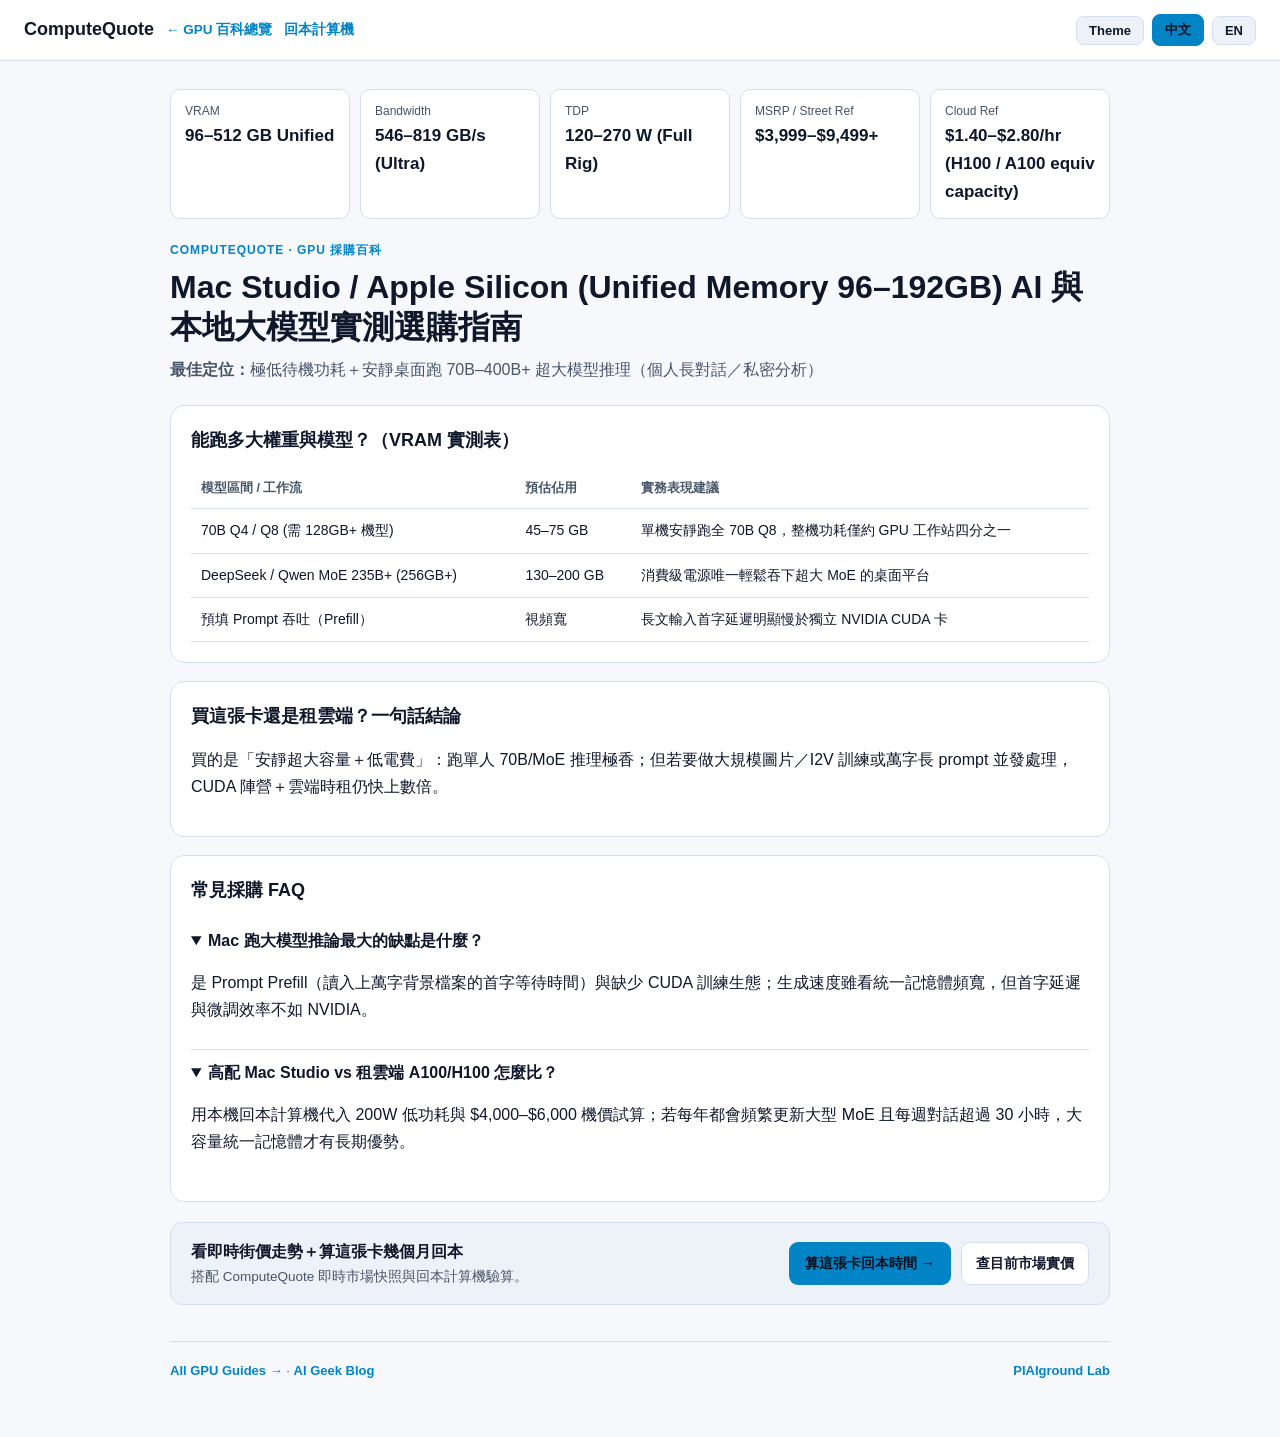
<file: guides/mac-studio-unified-memory/index.html>
<!doctype html>
<html lang="zh-Hant">
  <head>
    <meta charset="UTF-8" />
    <script>
      (function () {
        try {
          var t = new URLSearchParams(window.location.search).get('theme');
          if (t !== 'light' && t !== 'dark') t = localStorage.getItem('cq_theme');
          if (t !== 'light' && t !== 'dark') t = window.matchMedia('(prefers-color-scheme: dark)').matches ? 'dark' : 'light';
          document.documentElement.dataset.theme = t;
        } catch (e) { document.documentElement.dataset.theme = 'light'; }
      })();
    </script>
    <link rel="icon" type="image/svg+xml" href="/favicon.svg" />
    <meta name="viewport" content="width=device-width, initial-scale=1.0" />
    <title>Mac Studio / Apple Silicon (Unified Memory 96–192GB) Local LLM VRAM &amp; Cloud Payback Guide — ComputeQuote</title>
    <meta name="description" content="Mac Studio / Apple Silicon (Unified Memory 96–192GB) (96–512 GB Unified, 546–819 GB/s (Ultra)) real LLM model fit table, power budget, and cloud rental break-even guide." />
    <link rel="canonical" href="https://computequote.plaigroundlab.com/guides/mac-studio-unified-memory/" />
    <meta property="og:type" content="article" />
    <meta property="og:site_name" content="ComputeQuote" />
    <meta property="og:title" content="Mac Studio / Apple Silicon (Unified Memory 96–192GB) — Local LLM VRAM &amp; ROI Guide" />
    <meta property="og:url" content="https://computequote.plaigroundlab.com/guides/mac-studio-unified-memory/" />
    <meta property="og:image" content="https://computequote.plaigroundlab.com/og-card.png" />
    <script type="application/ld+json">[{"@context": "https://schema.org", "@type": "Article", "headline": "Mac Studio / Apple Silicon (Unified Memory 96–192GB) for Local LLMs & AI Workloads — VRAM & Payback Guide", "url": "https://computequote.plaigroundlab.com/guides/mac-studio-unified-memory/", "publisher": {"@type": "Organization", "name": "PlAIground Lab", "url": "https://plaigroundlab.com"}}, {"@context": "https://schema.org", "@type": "FAQPage", "mainEntity": [{"@type": "Question", "name": "What is the biggest bottleneck on Apple Silicon LLMs?", "acceptedAnswer": {"@type": "Answer", "text": "Long-context prompt processing (prefill time-to-first-token) and PyTorch/CUDA ecosystem parity for training."}}, {"@type": "Question", "name": "Mac Studio vs Cloud A100/H100?", "acceptedAnswer": {"@type": "Answer", "text": "Plug ~200W draw and machine price into the payback calculator—worth it if you run 70B+ privately 30+ hrs/week for years."}}]}]</script>
    <style>
      :root { --bg:#f6f8fc; --surface:#ffffff; --surface-2:#edf2f8; --border:#d5dfec; --text:#0f172a; --muted:#475569; --accent:#0284c7; --ok:#10b981; }
      html[data-theme='dark'] { --bg:#0b1220; --surface:#131d30; --surface-2:#1c2a42; --border:#283855; --text:#f1f5f9; --muted:#94a3b8; --accent:#38bdf8; --ok:#34d399; }
      *{box-sizing:border-box}
      body{margin:0;font-family:-apple-system,BlinkMacSystemFont,"Segoe UI","Noto Sans TC",sans-serif;background:var(--bg);color:var(--text);line-height:1.65}
      .topbar{display:flex;justify-content:space-between;align-items:center;flex-wrap:wrap;gap:12px;padding:14px 24px;background:var(--surface);border-bottom:1px solid var(--border)}
      .brand-row{display:flex;align-items:center;gap:12px;flex-wrap:wrap}
      .brand{font-weight:800;font-size:18px;color:var(--text);text-decoration:none}
      .nav-link{font-size:13.5px;color:var(--accent);text-decoration:none;font-weight:600}
      .controls{display:flex;gap:8px;align-items:center}
      .btn-chip{background:var(--surface-2);color:var(--text);border:1px solid var(--border);border-radius:8px;padding:6px 12px;font-size:13px;font-weight:600;cursor:pointer}
      .btn-chip.active{background:var(--accent);color:#08101c;border-color:var(--accent)}
      .wrap{max-width:980px;margin:0 auto;padding:28px 20px 56px}
      .kicker{font-size:12px;font-weight:700;letter-spacing:.08em;color:var(--accent);margin:0 0 6px}
      h1{font-size:clamp(22px,3.2vw,32px);margin:0 0 10px;line-height:1.25}
      .lede{color:var(--muted);margin:0 0 22px;max-width:740px}
      .specs-grid{display:grid;grid-template-columns:repeat(auto-fit,minmax(165px,1fr));gap:10px;margin-bottom:22px}
      .spec-box{background:var(--surface);border:1px solid var(--border);border-radius:10px;padding:12px 14px}
      .spec-box span{display:block;font-size:12px;color:var(--muted)}
      .spec-box strong{font-size:17px}
      .card{background:var(--surface);border:1px solid var(--border);border-radius:14px;padding:20px;margin-bottom:18px}
      .card h2{margin:0 0 12px;font-size:18px}
      .tbl-wrap{overflow-x:auto}
      table{width:100%;border-collapse:collapse;font-size:14px}
      th,td{padding:10px;border-bottom:1px solid var(--border);text-align:left}
      th{color:var(--muted);font-size:12.5px}
      .cta-box{display:flex;flex-wrap:wrap;gap:12px;align-items:center;justify-content:space-between;background:var(--surface-2);border:1px solid var(--border);border-radius:12px;padding:16px 20px;margin:20px 0}
      .btn-cta{display:inline-block;background:var(--accent);color:#08101c;font-weight:700;padding:10px 16px;border-radius:9px;text-decoration:none;font-size:14px}
      .btn-sec{display:inline-block;background:var(--surface);color:var(--text);border:1px solid var(--border);font-weight:600;padding:9px 14px;border-radius:9px;text-decoration:none;font-size:14px}
      .guide-grid{display:grid;grid-template-columns:repeat(auto-fit,minmax(275px,1fr));gap:16px}
      .guide-card{background:var(--surface);border:1px solid var(--border);border-radius:14px;padding:18px;display:flex;flex-direction:column;justify-content:space-between;gap:10px}
      .guide-card h3{margin:0;font-size:18px}
      .pill{display:inline-block;padding:3px 9px;border-radius:999px;font-size:12px;font-weight:700;background:rgba(16,185,129,.14);color:var(--ok)}
      details{border-top:1px solid var(--border);padding:10px 0}
      details:first-of-type{border-top:0}
      summary{font-weight:700;cursor:pointer}
      .footer{margin-top:36px;padding-top:18px;border-top:1px solid var(--border);font-size:13px;color:var(--muted);display:flex;flex-wrap:wrap;gap:14px;justify-content:space-between}
      .footer a{color:var(--accent);text-decoration:none;font-weight:600}
      [data-lang-block='en']{display:none}
      html[lang='en'] [data-lang-block='zh-Hant']{display:none}
      html[lang='en'] [data-lang-block='en']{display:block}
    </style>
  </head>
  <body>
    <header class="topbar">
      <div class="brand-row">
        <a class="brand" href="/?utm_source=computequote&utm_medium=guide">ComputeQuote</a>
        <a class="nav-link" href="/guides/?utm_source=computequote&utm_medium=guide">← GPU 百科總覽</a>
        <a class="nav-link" href="/calculator/?utm_source=computequote&utm_medium=guide">回本計算機</a>
      </div>
      <div class="controls">
        <button type="button" class="btn-chip" id="theme-btn">Theme</button>
        <button type="button" class="btn-chip active" data-lang="zh-Hant">中文</button>
        <button type="button" class="btn-chip" data-lang="en">EN</button>
      </div>
    </header>
    <main class="wrap">
      <div class="specs-grid">
        <div class="spec-box"><span>VRAM</span><strong>96–512 GB Unified</strong></div>
        <div class="spec-box"><span>Bandwidth</span><strong>546–819 GB/s (Ultra)</strong></div>
        <div class="spec-box"><span>TDP</span><strong>120–270 W (Full Rig)</strong></div>
        <div class="spec-box"><span>MSRP / Street Ref</span><strong>$3,999–$9,499+</strong></div>
        <div class="spec-box"><span>Cloud Ref</span><strong>$1.40–$2.80/hr (H100 / A100 equiv capacity)</strong></div>
      </div>
      <div data-lang-block="zh-Hant">
        <p class="kicker">COMPUTEQUOTE · GPU 採購百科</p>
        <h1>Mac Studio / Apple Silicon (Unified Memory 96–192GB) AI 與本地大模型實測選購指南</h1>
        <p class="lede"><strong>最佳定位：</strong>極低待機功耗＋安靜桌面跑 70B–400B+ 超大模型推理（個人長對話／私密分析）</p>
        <section class="card">
          <h2>能跑多大權重與模型？（VRAM 實測表）</h2>
          <div class="tbl-wrap"><table><thead><tr><th>模型區間 / 工作流</th><th>預估佔用</th><th>實務表現建議</th></tr></thead><tbody><tr><td>70B Q4 / Q8 (需 128GB+ 機型)</td><td>45–75 GB</td><td>單機安靜跑全 70B Q8，整機功耗僅約 GPU 工作站四分之一</td></tr><tr><td>DeepSeek / Qwen MoE 235B+ (256GB+)</td><td>130–200 GB</td><td>消費級電源唯一輕鬆吞下超大 MoE 的桌面平台</td></tr><tr><td>預填 Prompt 吞吐（Prefill）</td><td>視頻寬</td><td>長文輸入首字延遲明顯慢於獨立 NVIDIA CUDA 卡</td></tr></tbody></table></div>
        </section>
        <section class="card">
          <h2>買這張卡還是租雲端？一句話結論</h2>
          <p>買的是「安靜超大容量＋低電費」：跑單人 70B/MoE 推理極香；但若要做大規模圖片／I2V 訓練或萬字長 prompt 並發處理，CUDA 陣營＋雲端時租仍快上數倍。</p>
        </section>
        <section class="card">
          <h2>常見採購 FAQ</h2>
          <details open><summary>Mac 跑大模型推論最大的缺點是什麼？</summary><p>是 Prompt Prefill（讀入上萬字背景檔案的首字等待時間）與缺少 CUDA 訓練生態；生成速度雖看統一記憶體頻寬，但首字延遲與微調效率不如 NVIDIA。</p></details><details open><summary>高配 Mac Studio vs 租雲端 A100/H100 怎麼比？</summary><p>用本機回本計算機代入 200W 低功耗與 $4,000–$6,000 機價試算；若每年都會頻繁更新大型 MoE 且每週對話超過 30 小時，大容量統一記憶體才有長期優勢。</p></details>
        </section>
        <div class="cta-box">
          <div><strong>看即時街價走勢＋算這張卡幾個月回本</strong><div style="font-size:13.5px;color:var(--muted)">搭配 ComputeQuote 即時市場快照與回本計算機驗算。</div></div>
          <div style="display:flex;gap:10px;flex-wrap:wrap">
            <a class="btn-cta" href="/calculator/?utm_source=computequote&utm_medium=guide">算這張卡回本時間 →</a>
            <a class="btn-sec" href="/?utm_source=computequote&utm_medium=guide">查目前市場實價</a>
          </div>
        </div>
      </div>
      <div data-lang-block="en">
        <p class="kicker">COMPUTEQUOTE · HARDWARE BUYING GUIDE</p>
        <h1>Mac Studio / Apple Silicon (Unified Memory 96–192GB) for Local LLMs &amp; AI Workloads</h1>
        <p class="lede"><strong>Sweet Spot:</strong> Whisper-quiet, low-wattage desktop inference for 70B–400B+ open-weight LLMs</p>
        <section class="card">
          <h2>Model Weights &amp; VRAM Fit Matrix</h2>
          <div class="tbl-wrap"><table><thead><tr><th>Model / Workflow</th><th>VRAM Footprint</th><th>Practical Guidance</th></tr></thead><tbody><tr><td>70B Q4 / Q8 (128GB+ Unified)</td><td>45–75 GB</td><td>Silent single-box 70B Q8 at ~1/4 the wall power of multi-GPU rigs</td></tr><tr><td>MoE 235B+ (256GB–512GB Tier)</td><td>130–200 GB</td><td>Only compact desktop option able to host frontier MoE weights</td></tr><tr><td>Heavy Prompt Prefill / Training</td><td>Compute bound</td><td>Prefill latency &amp; fine-tuning throughput trail CUDA GPUs</td></tr></tbody></table></div>
        </section>
        <section class="card">
          <h2>Buy vs. Cloud Verdict</h2>
          <p>You buy silent capacity and low electricity bills for single-user 70B+ inference; CUDA or cloud GPUs remain vastly faster for prefill and training.</p>
        </section>
        <section class="card">
          <h2>Frequently Asked Questions</h2>
          <details open><summary>What is the biggest bottleneck on Apple Silicon LLMs?</summary><p>Long-context prompt processing (prefill time-to-first-token) and PyTorch/CUDA ecosystem parity for training.</p></details><details open><summary>Mac Studio vs Cloud A100/H100?</summary><p>Plug ~200W draw and machine price into the payback calculator—worth it if you run 70B+ privately 30+ hrs/week for years.</p></details>
        </section>
        <div class="cta-box">
          <div><strong>Check live street prices &amp; break-even weeks</strong><div style="font-size:13.5px;color:var(--muted)">Verify street markups against real hourly cloud pricing before buying hardware.</div></div>
          <div style="display:flex;gap:10px;flex-wrap:wrap">
            <a class="btn-cta" href="/calculator/?utm_source=computequote&utm_medium=guide">Calculate Payback Months →</a>
            <a class="btn-sec" href="/?utm_source=computequote&utm_medium=guide">Live Price Index</a>
          </div>
        </div>
      </div>
      <footer class="footer">
        <span><a href="/guides/?utm_source=computequote&utm_medium=guide">All GPU Guides →</a> · <a href="https://blog.plaigroundlab.com/?utm_source=computequote&utm_medium=guide">AI Geek Blog</a></span>
        <span><a href="https://plaigroundlab.com/?utm_source=computequote&utm_medium=guide" target="_blank" rel="noopener">PlAIground Lab</a></span>
      </footer>
    </main>
    <script>
      (function () {
        function setLang(lang) {
          var l = lang === 'en' ? 'en' : 'zh-Hant';
          document.documentElement.lang = l;
          document.querySelectorAll('[data-lang]').forEach(function (b) { b.classList.toggle('active', b.dataset.lang === l); });
        }
        document.querySelectorAll('[data-lang]').forEach(function (b) { b.addEventListener('click', function () { setLang(b.dataset.lang); }); });
        var tb = document.getElementById('theme-btn');
        if (tb) tb.addEventListener('click', function () {
          var next = document.documentElement.dataset.theme === 'dark' ? 'light' : 'dark';
          document.documentElement.dataset.theme = next;
          try { localStorage.setItem('cq_theme', next); } catch (e) {}
        });
        setLang('zh-Hant');
      })();
    </script>
  </body>
</html>
</file>
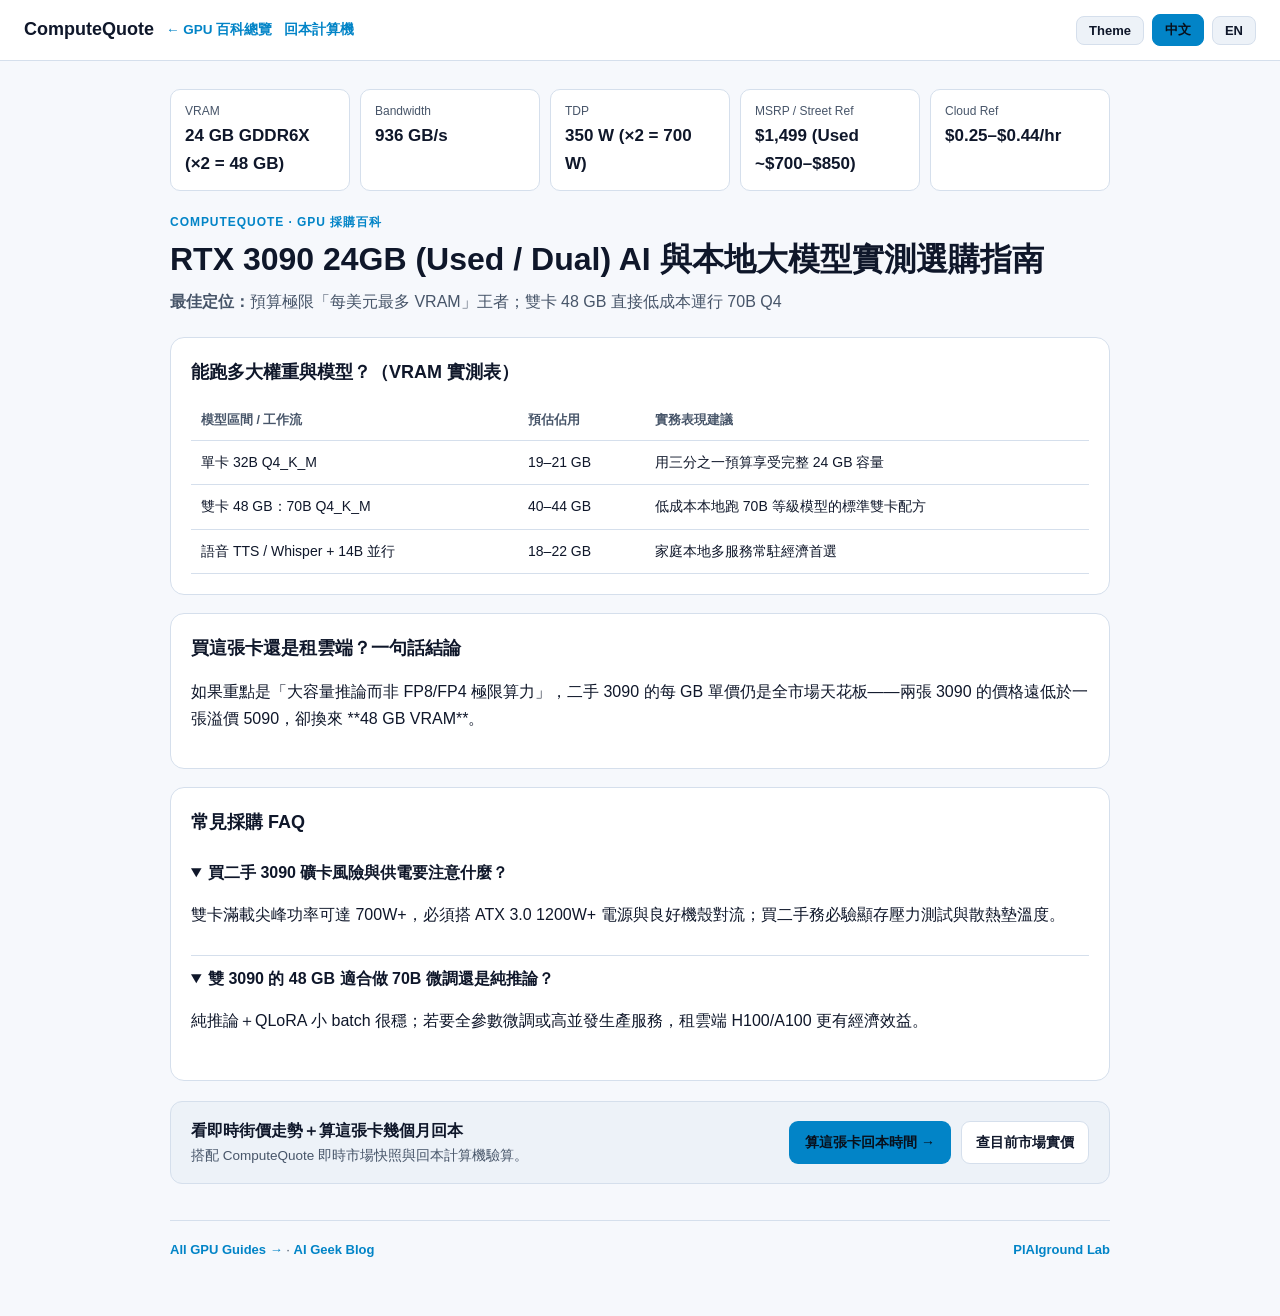
<file: guides/rtx-3090/index.html>
<!doctype html>
<html lang="zh-Hant">
  <head>
    <meta charset="UTF-8" />
    <script>
      (function () {
        try {
          var t = new URLSearchParams(window.location.search).get('theme');
          if (t !== 'light' && t !== 'dark') t = localStorage.getItem('cq_theme');
          if (t !== 'light' && t !== 'dark') t = window.matchMedia('(prefers-color-scheme: dark)').matches ? 'dark' : 'light';
          document.documentElement.dataset.theme = t;
        } catch (e) { document.documentElement.dataset.theme = 'light'; }
      })();
    </script>
    <link rel="icon" type="image/svg+xml" href="/favicon.svg" />
    <meta name="viewport" content="width=device-width, initial-scale=1.0" />
    <title>RTX 3090 24GB (Used / Dual) Local LLM VRAM &amp; Cloud Payback Guide — ComputeQuote</title>
    <meta name="description" content="RTX 3090 24GB (Used / Dual) (24 GB GDDR6X (×2 = 48 GB), 936 GB/s) real LLM model fit table, power budget, and cloud rental break-even guide." />
    <link rel="canonical" href="https://computequote.plaigroundlab.com/guides/rtx-3090/" />
    <meta property="og:type" content="article" />
    <meta property="og:site_name" content="ComputeQuote" />
    <meta property="og:title" content="RTX 3090 24GB (Used / Dual) — Local LLM VRAM &amp; ROI Guide" />
    <meta property="og:url" content="https://computequote.plaigroundlab.com/guides/rtx-3090/" />
    <meta property="og:image" content="https://computequote.plaigroundlab.com/og-card.png" />
    <script type="application/ld+json">[{"@context": "https://schema.org", "@type": "Article", "headline": "RTX 3090 24GB (Used / Dual) for Local LLMs & AI Workloads — VRAM & Payback Guide", "url": "https://computequote.plaigroundlab.com/guides/rtx-3090/", "publisher": {"@type": "Organization", "name": "PlAIground Lab", "url": "https://plaigroundlab.com"}}, {"@context": "https://schema.org", "@type": "FAQPage", "mainEntity": [{"@type": "Question", "name": "What should I check when buying Dual 3090s?", "acceptedAnswer": {"@type": "Answer", "text": "Plan for a 1200W+ ATX 3.0 PSU and strong airflow; always stress-test VRAM temperatures on used units."}}, {"@type": "Question", "name": "Is Dual 3090 good for inference or fine-tuning?", "acceptedAnswer": {"@type": "Answer", "text": "Ideal for 70B inference and QLoRA experimentation; heavy multi-user serving or full fine-tuning still favors cloud H100s."}}]}]</script>
    <style>
      :root { --bg:#f6f8fc; --surface:#ffffff; --surface-2:#edf2f8; --border:#d5dfec; --text:#0f172a; --muted:#475569; --accent:#0284c7; --ok:#10b981; }
      html[data-theme='dark'] { --bg:#0b1220; --surface:#131d30; --surface-2:#1c2a42; --border:#283855; --text:#f1f5f9; --muted:#94a3b8; --accent:#38bdf8; --ok:#34d399; }
      *{box-sizing:border-box}
      body{margin:0;font-family:-apple-system,BlinkMacSystemFont,"Segoe UI","Noto Sans TC",sans-serif;background:var(--bg);color:var(--text);line-height:1.65}
      .topbar{display:flex;justify-content:space-between;align-items:center;flex-wrap:wrap;gap:12px;padding:14px 24px;background:var(--surface);border-bottom:1px solid var(--border)}
      .brand-row{display:flex;align-items:center;gap:12px;flex-wrap:wrap}
      .brand{font-weight:800;font-size:18px;color:var(--text);text-decoration:none}
      .nav-link{font-size:13.5px;color:var(--accent);text-decoration:none;font-weight:600}
      .controls{display:flex;gap:8px;align-items:center}
      .btn-chip{background:var(--surface-2);color:var(--text);border:1px solid var(--border);border-radius:8px;padding:6px 12px;font-size:13px;font-weight:600;cursor:pointer}
      .btn-chip.active{background:var(--accent);color:#08101c;border-color:var(--accent)}
      .wrap{max-width:980px;margin:0 auto;padding:28px 20px 56px}
      .kicker{font-size:12px;font-weight:700;letter-spacing:.08em;color:var(--accent);margin:0 0 6px}
      h1{font-size:clamp(22px,3.2vw,32px);margin:0 0 10px;line-height:1.25}
      .lede{color:var(--muted);margin:0 0 22px;max-width:740px}
      .specs-grid{display:grid;grid-template-columns:repeat(auto-fit,minmax(165px,1fr));gap:10px;margin-bottom:22px}
      .spec-box{background:var(--surface);border:1px solid var(--border);border-radius:10px;padding:12px 14px}
      .spec-box span{display:block;font-size:12px;color:var(--muted)}
      .spec-box strong{font-size:17px}
      .card{background:var(--surface);border:1px solid var(--border);border-radius:14px;padding:20px;margin-bottom:18px}
      .card h2{margin:0 0 12px;font-size:18px}
      .tbl-wrap{overflow-x:auto}
      table{width:100%;border-collapse:collapse;font-size:14px}
      th,td{padding:10px;border-bottom:1px solid var(--border);text-align:left}
      th{color:var(--muted);font-size:12.5px}
      .cta-box{display:flex;flex-wrap:wrap;gap:12px;align-items:center;justify-content:space-between;background:var(--surface-2);border:1px solid var(--border);border-radius:12px;padding:16px 20px;margin:20px 0}
      .btn-cta{display:inline-block;background:var(--accent);color:#08101c;font-weight:700;padding:10px 16px;border-radius:9px;text-decoration:none;font-size:14px}
      .btn-sec{display:inline-block;background:var(--surface);color:var(--text);border:1px solid var(--border);font-weight:600;padding:9px 14px;border-radius:9px;text-decoration:none;font-size:14px}
      .guide-grid{display:grid;grid-template-columns:repeat(auto-fit,minmax(275px,1fr));gap:16px}
      .guide-card{background:var(--surface);border:1px solid var(--border);border-radius:14px;padding:18px;display:flex;flex-direction:column;justify-content:space-between;gap:10px}
      .guide-card h3{margin:0;font-size:18px}
      .pill{display:inline-block;padding:3px 9px;border-radius:999px;font-size:12px;font-weight:700;background:rgba(16,185,129,.14);color:var(--ok)}
      details{border-top:1px solid var(--border);padding:10px 0}
      details:first-of-type{border-top:0}
      summary{font-weight:700;cursor:pointer}
      .footer{margin-top:36px;padding-top:18px;border-top:1px solid var(--border);font-size:13px;color:var(--muted);display:flex;flex-wrap:wrap;gap:14px;justify-content:space-between}
      .footer a{color:var(--accent);text-decoration:none;font-weight:600}
      [data-lang-block='en']{display:none}
      html[lang='en'] [data-lang-block='zh-Hant']{display:none}
      html[lang='en'] [data-lang-block='en']{display:block}
    </style>
  </head>
  <body>
    <header class="topbar">
      <div class="brand-row">
        <a class="brand" href="/?utm_source=computequote&utm_medium=guide">ComputeQuote</a>
        <a class="nav-link" href="/guides/?utm_source=computequote&utm_medium=guide">← GPU 百科總覽</a>
        <a class="nav-link" href="/calculator/?utm_source=computequote&utm_medium=guide">回本計算機</a>
      </div>
      <div class="controls">
        <button type="button" class="btn-chip" id="theme-btn">Theme</button>
        <button type="button" class="btn-chip active" data-lang="zh-Hant">中文</button>
        <button type="button" class="btn-chip" data-lang="en">EN</button>
      </div>
    </header>
    <main class="wrap">
      <div class="specs-grid">
        <div class="spec-box"><span>VRAM</span><strong>24 GB GDDR6X (×2 = 48 GB)</strong></div>
        <div class="spec-box"><span>Bandwidth</span><strong>936 GB/s</strong></div>
        <div class="spec-box"><span>TDP</span><strong>350 W (×2 = 700 W)</strong></div>
        <div class="spec-box"><span>MSRP / Street Ref</span><strong>$1,499 (Used ~$700–$850)</strong></div>
        <div class="spec-box"><span>Cloud Ref</span><strong>$0.25–$0.44/hr</strong></div>
      </div>
      <div data-lang-block="zh-Hant">
        <p class="kicker">COMPUTEQUOTE · GPU 採購百科</p>
        <h1>RTX 3090 24GB (Used / Dual) AI 與本地大模型實測選購指南</h1>
        <p class="lede"><strong>最佳定位：</strong>預算極限「每美元最多 VRAM」王者；雙卡 48 GB 直接低成本運行 70B Q4</p>
        <section class="card">
          <h2>能跑多大權重與模型？（VRAM 實測表）</h2>
          <div class="tbl-wrap"><table><thead><tr><th>模型區間 / 工作流</th><th>預估佔用</th><th>實務表現建議</th></tr></thead><tbody><tr><td>單卡 32B Q4_K_M</td><td>19–21 GB</td><td>用三分之一預算享受完整 24 GB 容量</td></tr><tr><td>雙卡 48 GB：70B Q4_K_M</td><td>40–44 GB</td><td>低成本本地跑 70B 等級模型的標準雙卡配方</td></tr><tr><td>語音 TTS / Whisper + 14B 並行</td><td>18–22 GB</td><td>家庭本地多服務常駐經濟首選</td></tr></tbody></table></div>
        </section>
        <section class="card">
          <h2>買這張卡還是租雲端？一句話結論</h2>
          <p>如果重點是「大容量推論而非 FP8/FP4 極限算力」，二手 3090 的每 GB 單價仍是全市場天花板——兩張 3090 的價格遠低於一張溢價 5090，卻換來 **48 GB VRAM**。</p>
        </section>
        <section class="card">
          <h2>常見採購 FAQ</h2>
          <details open><summary>買二手 3090 礦卡風險與供電要注意什麼？</summary><p>雙卡滿載尖峰功率可達 700W+，必須搭 ATX 3.0 1200W+ 電源與良好機殼對流；買二手務必驗顯存壓力測試與散熱墊溫度。</p></details><details open><summary>雙 3090 的 48 GB 適合做 70B 微調還是純推論？</summary><p>純推論＋QLoRA 小 batch 很穩；若要全參數微調或高並發生產服務，租雲端 H100/A100 更有經濟效益。</p></details>
        </section>
        <div class="cta-box">
          <div><strong>看即時街價走勢＋算這張卡幾個月回本</strong><div style="font-size:13.5px;color:var(--muted)">搭配 ComputeQuote 即時市場快照與回本計算機驗算。</div></div>
          <div style="display:flex;gap:10px;flex-wrap:wrap">
            <a class="btn-cta" href="/calculator/?utm_source=computequote&utm_medium=guide">算這張卡回本時間 →</a>
            <a class="btn-sec" href="/?utm_source=computequote&utm_medium=guide">查目前市場實價</a>
          </div>
        </div>
      </div>
      <div data-lang-block="en">
        <p class="kicker">COMPUTEQUOTE · HARDWARE BUYING GUIDE</p>
        <h1>RTX 3090 24GB (Used / Dual) for Local LLMs &amp; AI Workloads</h1>
        <p class="lede"><strong>Sweet Spot:</strong> Unbeatable VRAM-per-dollar champion; Dual 3090 (48 GB) unlocks 70B Q4 locally</p>
        <section class="card">
          <h2>Model Weights &amp; VRAM Fit Matrix</h2>
          <div class="tbl-wrap"><table><thead><tr><th>Model / Workflow</th><th>VRAM Footprint</th><th>Practical Guidance</th></tr></thead><tbody><tr><td>Single Card: 32B Q4_K_M</td><td>19–21 GB</td><td>Full 24 GB tier at ~1/3 flagship street pricing</td></tr><tr><td>Dual 48 GB: 70B Q4_K_M</td><td>40–44 GB</td><td>Lowest-cost local workstation path to 70B models</td></tr><tr><td>TTS / ASR + 14B Co-hosting</td><td>18–22 GB</td><td>Budget always-on home AI server workhorse</td></tr></tbody></table></div>
        </section>
        <section class="card">
          <h2>Buy vs. Cloud Verdict</h2>
          <p>For pure VRAM capacity per dollar, used RTX 3090s still lead the market—two cards deliver 48 GB VRAM for less than one scalped flagship.</p>
        </section>
        <section class="card">
          <h2>Frequently Asked Questions</h2>
          <details open><summary>What should I check when buying Dual 3090s?</summary><p>Plan for a 1200W+ ATX 3.0 PSU and strong airflow; always stress-test VRAM temperatures on used units.</p></details><details open><summary>Is Dual 3090 good for inference or fine-tuning?</summary><p>Ideal for 70B inference and QLoRA experimentation; heavy multi-user serving or full fine-tuning still favors cloud H100s.</p></details>
        </section>
        <div class="cta-box">
          <div><strong>Check live street prices &amp; break-even weeks</strong><div style="font-size:13.5px;color:var(--muted)">Verify street markups against real hourly cloud pricing before buying hardware.</div></div>
          <div style="display:flex;gap:10px;flex-wrap:wrap">
            <a class="btn-cta" href="/calculator/?utm_source=computequote&utm_medium=guide">Calculate Payback Months →</a>
            <a class="btn-sec" href="/?utm_source=computequote&utm_medium=guide">Live Price Index</a>
          </div>
        </div>
      </div>
      <footer class="footer">
        <span><a href="/guides/?utm_source=computequote&utm_medium=guide">All GPU Guides →</a> · <a href="https://blog.plaigroundlab.com/?utm_source=computequote&utm_medium=guide">AI Geek Blog</a></span>
        <span><a href="https://plaigroundlab.com/?utm_source=computequote&utm_medium=guide" target="_blank" rel="noopener">PlAIground Lab</a></span>
      </footer>
    </main>
    <script>
      (function () {
        function setLang(lang) {
          var l = lang === 'en' ? 'en' : 'zh-Hant';
          document.documentElement.lang = l;
          document.querySelectorAll('[data-lang]').forEach(function (b) { b.classList.toggle('active', b.dataset.lang === l); });
        }
        document.querySelectorAll('[data-lang]').forEach(function (b) { b.addEventListener('click', function () { setLang(b.dataset.lang); }); });
        var tb = document.getElementById('theme-btn');
        if (tb) tb.addEventListener('click', function () {
          var next = document.documentElement.dataset.theme === 'dark' ? 'light' : 'dark';
          document.documentElement.dataset.theme = next;
          try { localStorage.setItem('cq_theme', next); } catch (e) {}
        });
        setLang('zh-Hant');
      })();
    </script>
  </body>
</html>
</file>
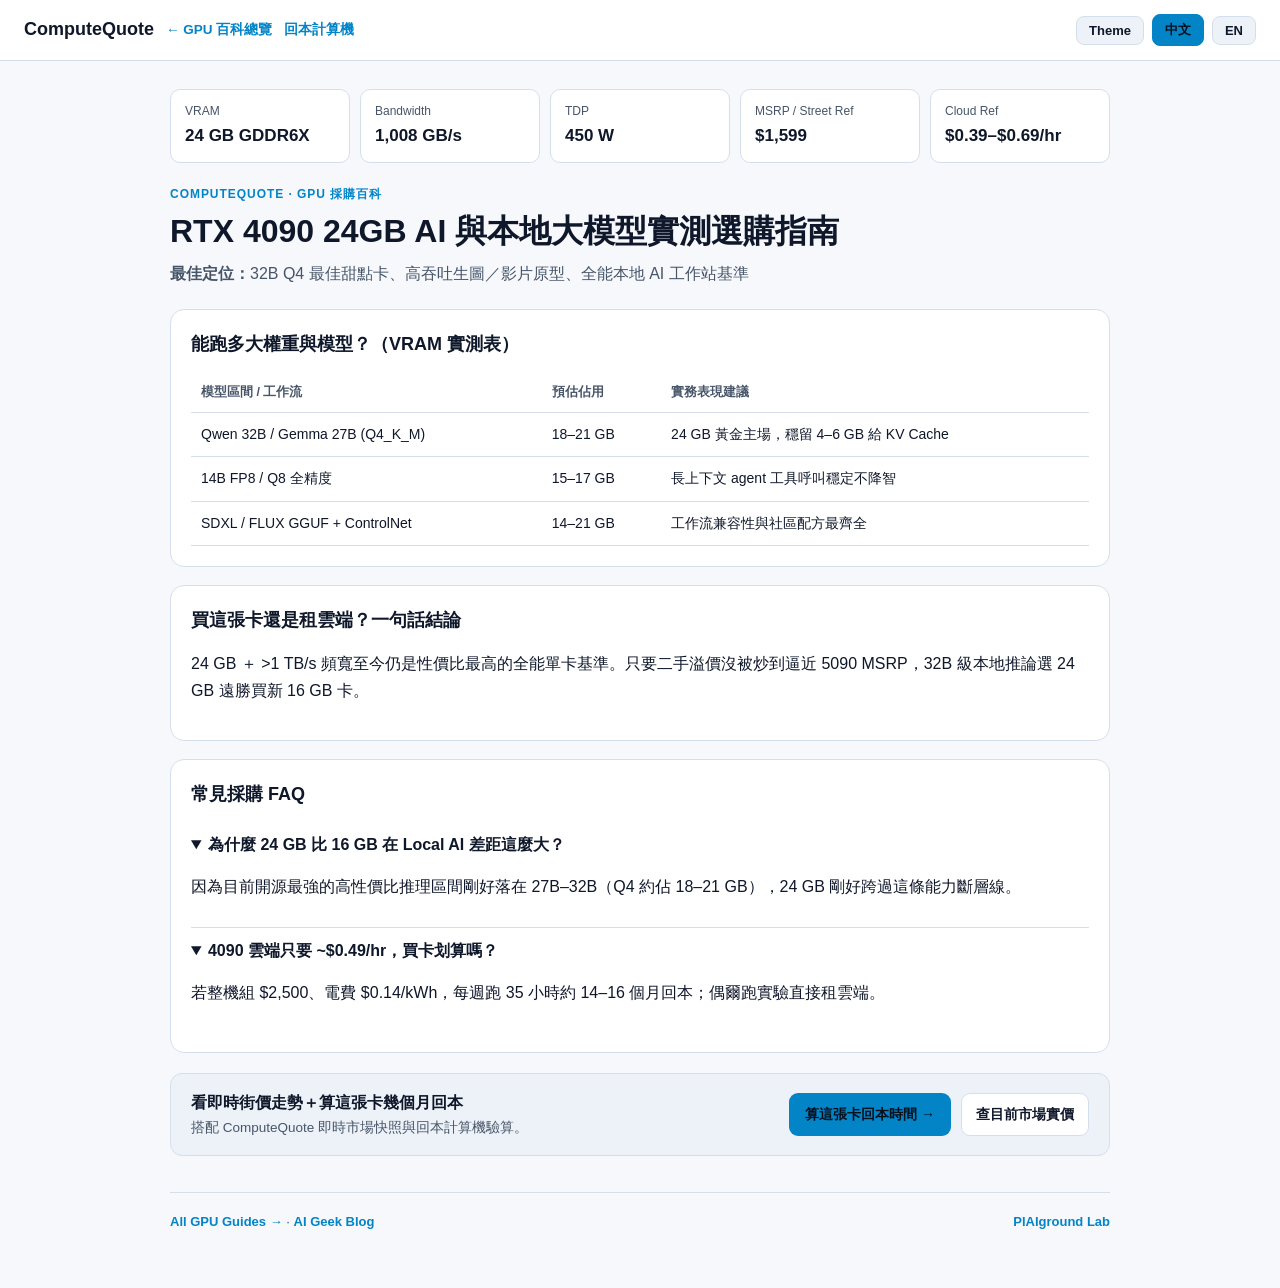
<file: guides/rtx-4090/index.html>
<!doctype html>
<html lang="zh-Hant">
  <head>
    <meta charset="UTF-8" />
    <script>
      (function () {
        try {
          var t = new URLSearchParams(window.location.search).get('theme');
          if (t !== 'light' && t !== 'dark') t = localStorage.getItem('cq_theme');
          if (t !== 'light' && t !== 'dark') t = window.matchMedia('(prefers-color-scheme: dark)').matches ? 'dark' : 'light';
          document.documentElement.dataset.theme = t;
        } catch (e) { document.documentElement.dataset.theme = 'light'; }
      })();
    </script>
    <link rel="icon" type="image/svg+xml" href="/favicon.svg" />
    <meta name="viewport" content="width=device-width, initial-scale=1.0" />
    <title>RTX 4090 24GB Local LLM VRAM &amp; Cloud Payback Guide — ComputeQuote</title>
    <meta name="description" content="RTX 4090 24GB (24 GB GDDR6X, 1,008 GB/s) real LLM model fit table, power budget, and cloud rental break-even guide." />
    <link rel="canonical" href="https://computequote.plaigroundlab.com/guides/rtx-4090/" />
    <meta property="og:type" content="article" />
    <meta property="og:site_name" content="ComputeQuote" />
    <meta property="og:title" content="RTX 4090 24GB — Local LLM VRAM &amp; ROI Guide" />
    <meta property="og:url" content="https://computequote.plaigroundlab.com/guides/rtx-4090/" />
    <meta property="og:image" content="https://computequote.plaigroundlab.com/og-card.png" />
    <script type="application/ld+json">[{"@context": "https://schema.org", "@type": "Article", "headline": "RTX 4090 24GB for Local LLMs & AI Workloads — VRAM & Payback Guide", "url": "https://computequote.plaigroundlab.com/guides/rtx-4090/", "publisher": {"@type": "Organization", "name": "PlAIground Lab", "url": "https://plaigroundlab.com"}}, {"@context": "https://schema.org", "@type": "FAQPage", "mainEntity": [{"@type": "Question", "name": "Why does 24 GB matter so much over 16 GB?", "acceptedAnswer": {"@type": "Answer", "text": "Top open-weight 27B–32B Q4 models require 18–21 GB plus KV cache, making 24 GB a major capability threshold."}}, {"@type": "Question", "name": "When does owning a 4090 beat $0.49/hr cloud?", "acceptedAnswer": {"@type": "Answer", "text": "At $2,500 rig cost and 35 hrs/week, break-even takes ~14–16 months. Casual bursts favor cloud."}}]}]</script>
    <style>
      :root { --bg:#f6f8fc; --surface:#ffffff; --surface-2:#edf2f8; --border:#d5dfec; --text:#0f172a; --muted:#475569; --accent:#0284c7; --ok:#10b981; }
      html[data-theme='dark'] { --bg:#0b1220; --surface:#131d30; --surface-2:#1c2a42; --border:#283855; --text:#f1f5f9; --muted:#94a3b8; --accent:#38bdf8; --ok:#34d399; }
      *{box-sizing:border-box}
      body{margin:0;font-family:-apple-system,BlinkMacSystemFont,"Segoe UI","Noto Sans TC",sans-serif;background:var(--bg);color:var(--text);line-height:1.65}
      .topbar{display:flex;justify-content:space-between;align-items:center;flex-wrap:wrap;gap:12px;padding:14px 24px;background:var(--surface);border-bottom:1px solid var(--border)}
      .brand-row{display:flex;align-items:center;gap:12px;flex-wrap:wrap}
      .brand{font-weight:800;font-size:18px;color:var(--text);text-decoration:none}
      .nav-link{font-size:13.5px;color:var(--accent);text-decoration:none;font-weight:600}
      .controls{display:flex;gap:8px;align-items:center}
      .btn-chip{background:var(--surface-2);color:var(--text);border:1px solid var(--border);border-radius:8px;padding:6px 12px;font-size:13px;font-weight:600;cursor:pointer}
      .btn-chip.active{background:var(--accent);color:#08101c;border-color:var(--accent)}
      .wrap{max-width:980px;margin:0 auto;padding:28px 20px 56px}
      .kicker{font-size:12px;font-weight:700;letter-spacing:.08em;color:var(--accent);margin:0 0 6px}
      h1{font-size:clamp(22px,3.2vw,32px);margin:0 0 10px;line-height:1.25}
      .lede{color:var(--muted);margin:0 0 22px;max-width:740px}
      .specs-grid{display:grid;grid-template-columns:repeat(auto-fit,minmax(165px,1fr));gap:10px;margin-bottom:22px}
      .spec-box{background:var(--surface);border:1px solid var(--border);border-radius:10px;padding:12px 14px}
      .spec-box span{display:block;font-size:12px;color:var(--muted)}
      .spec-box strong{font-size:17px}
      .card{background:var(--surface);border:1px solid var(--border);border-radius:14px;padding:20px;margin-bottom:18px}
      .card h2{margin:0 0 12px;font-size:18px}
      .tbl-wrap{overflow-x:auto}
      table{width:100%;border-collapse:collapse;font-size:14px}
      th,td{padding:10px;border-bottom:1px solid var(--border);text-align:left}
      th{color:var(--muted);font-size:12.5px}
      .cta-box{display:flex;flex-wrap:wrap;gap:12px;align-items:center;justify-content:space-between;background:var(--surface-2);border:1px solid var(--border);border-radius:12px;padding:16px 20px;margin:20px 0}
      .btn-cta{display:inline-block;background:var(--accent);color:#08101c;font-weight:700;padding:10px 16px;border-radius:9px;text-decoration:none;font-size:14px}
      .btn-sec{display:inline-block;background:var(--surface);color:var(--text);border:1px solid var(--border);font-weight:600;padding:9px 14px;border-radius:9px;text-decoration:none;font-size:14px}
      .guide-grid{display:grid;grid-template-columns:repeat(auto-fit,minmax(275px,1fr));gap:16px}
      .guide-card{background:var(--surface);border:1px solid var(--border);border-radius:14px;padding:18px;display:flex;flex-direction:column;justify-content:space-between;gap:10px}
      .guide-card h3{margin:0;font-size:18px}
      .pill{display:inline-block;padding:3px 9px;border-radius:999px;font-size:12px;font-weight:700;background:rgba(16,185,129,.14);color:var(--ok)}
      details{border-top:1px solid var(--border);padding:10px 0}
      details:first-of-type{border-top:0}
      summary{font-weight:700;cursor:pointer}
      .footer{margin-top:36px;padding-top:18px;border-top:1px solid var(--border);font-size:13px;color:var(--muted);display:flex;flex-wrap:wrap;gap:14px;justify-content:space-between}
      .footer a{color:var(--accent);text-decoration:none;font-weight:600}
      [data-lang-block='en']{display:none}
      html[lang='en'] [data-lang-block='zh-Hant']{display:none}
      html[lang='en'] [data-lang-block='en']{display:block}
    </style>
  </head>
  <body>
    <header class="topbar">
      <div class="brand-row">
        <a class="brand" href="/?utm_source=computequote&utm_medium=guide">ComputeQuote</a>
        <a class="nav-link" href="/guides/?utm_source=computequote&utm_medium=guide">← GPU 百科總覽</a>
        <a class="nav-link" href="/calculator/?utm_source=computequote&utm_medium=guide">回本計算機</a>
      </div>
      <div class="controls">
        <button type="button" class="btn-chip" id="theme-btn">Theme</button>
        <button type="button" class="btn-chip active" data-lang="zh-Hant">中文</button>
        <button type="button" class="btn-chip" data-lang="en">EN</button>
      </div>
    </header>
    <main class="wrap">
      <div class="specs-grid">
        <div class="spec-box"><span>VRAM</span><strong>24 GB GDDR6X</strong></div>
        <div class="spec-box"><span>Bandwidth</span><strong>1,008 GB/s</strong></div>
        <div class="spec-box"><span>TDP</span><strong>450 W</strong></div>
        <div class="spec-box"><span>MSRP / Street Ref</span><strong>$1,599</strong></div>
        <div class="spec-box"><span>Cloud Ref</span><strong>$0.39–$0.69/hr</strong></div>
      </div>
      <div data-lang-block="zh-Hant">
        <p class="kicker">COMPUTEQUOTE · GPU 採購百科</p>
        <h1>RTX 4090 24GB AI 與本地大模型實測選購指南</h1>
        <p class="lede"><strong>最佳定位：</strong>32B Q4 最佳甜點卡、高吞吐生圖／影片原型、全能本地 AI 工作站基準</p>
        <section class="card">
          <h2>能跑多大權重與模型？（VRAM 實測表）</h2>
          <div class="tbl-wrap"><table><thead><tr><th>模型區間 / 工作流</th><th>預估佔用</th><th>實務表現建議</th></tr></thead><tbody><tr><td>Qwen 32B / Gemma 27B (Q4_K_M)</td><td>18–21 GB</td><td>24 GB 黃金主場，穩留 4–6 GB 給 KV Cache</td></tr><tr><td>14B FP8 / Q8 全精度</td><td>15–17 GB</td><td>長上下文 agent 工具呼叫穩定不降智</td></tr><tr><td>SDXL / FLUX GGUF + ControlNet</td><td>14–21 GB</td><td>工作流兼容性與社區配方最齊全</td></tr></tbody></table></div>
        </section>
        <section class="card">
          <h2>買這張卡還是租雲端？一句話結論</h2>
          <p>24 GB ＋ &gt;1 TB/s 頻寬至今仍是性價比最高的全能單卡基準。只要二手溢價沒被炒到逼近 5090 MSRP，32B 級本地推論選 24 GB 遠勝買新 16 GB 卡。</p>
        </section>
        <section class="card">
          <h2>常見採購 FAQ</h2>
          <details open><summary>為什麼 24 GB 比 16 GB 在 Local AI 差距這麼大？</summary><p>因為目前開源最強的高性價比推理區間剛好落在 27B–32B（Q4 約佔 18–21 GB），24 GB 剛好跨過這條能力斷層線。</p></details><details open><summary>4090 雲端只要 ~$0.49/hr，買卡划算嗎？</summary><p>若整機組 $2,500、電費 $0.14/kWh，每週跑 35 小時約 14–16 個月回本；偶爾跑實驗直接租雲端。</p></details>
        </section>
        <div class="cta-box">
          <div><strong>看即時街價走勢＋算這張卡幾個月回本</strong><div style="font-size:13.5px;color:var(--muted)">搭配 ComputeQuote 即時市場快照與回本計算機驗算。</div></div>
          <div style="display:flex;gap:10px;flex-wrap:wrap">
            <a class="btn-cta" href="/calculator/?utm_source=computequote&utm_medium=guide">算這張卡回本時間 →</a>
            <a class="btn-sec" href="/?utm_source=computequote&utm_medium=guide">查目前市場實價</a>
          </div>
        </div>
      </div>
      <div data-lang-block="en">
        <p class="kicker">COMPUTEQUOTE · HARDWARE BUYING GUIDE</p>
        <h1>RTX 4090 24GB for Local LLMs &amp; AI Workloads</h1>
        <p class="lede"><strong>Sweet Spot:</strong> The 32B Q4 sweet-spot workstation card with proven PyTorch/vLLM ecosystem support</p>
        <section class="card">
          <h2>Model Weights &amp; VRAM Fit Matrix</h2>
          <div class="tbl-wrap"><table><thead><tr><th>Model / Workflow</th><th>VRAM Footprint</th><th>Practical Guidance</th></tr></thead><tbody><tr><td>Qwen 32B / Gemma 27B (Q4_K_M)</td><td>18–21 GB</td><td>Gold-standard 24 GB fit with headroom for KV cache</td></tr><tr><td>14B FP8 / Q8</td><td>15–17 GB</td><td>Reliable long-context tool calling</td></tr><tr><td>SDXL / FLUX GGUF + ControlNet</td><td>14–21 GB</td><td>Widest Linux/Windows CUDA driver compatibility</td></tr></tbody></table></div>
        </section>
        <section class="card">
          <h2>Buy vs. Cloud Verdict</h2>
          <p>24 GB + 1 TB/s remains the balanced sweet spot for 27B–32B Q4 models. Unless used street prices approach 5090 MSRP, 24 GB beats 16 GB for AI.</p>
        </section>
        <section class="card">
          <h2>Frequently Asked Questions</h2>
          <details open><summary>Why does 24 GB matter so much over 16 GB?</summary><p>Top open-weight 27B–32B Q4 models require 18–21 GB plus KV cache, making 24 GB a major capability threshold.</p></details><details open><summary>When does owning a 4090 beat $0.49/hr cloud?</summary><p>At $2,500 rig cost and 35 hrs/week, break-even takes ~14–16 months. Casual bursts favor cloud.</p></details>
        </section>
        <div class="cta-box">
          <div><strong>Check live street prices &amp; break-even weeks</strong><div style="font-size:13.5px;color:var(--muted)">Verify street markups against real hourly cloud pricing before buying hardware.</div></div>
          <div style="display:flex;gap:10px;flex-wrap:wrap">
            <a class="btn-cta" href="/calculator/?utm_source=computequote&utm_medium=guide">Calculate Payback Months →</a>
            <a class="btn-sec" href="/?utm_source=computequote&utm_medium=guide">Live Price Index</a>
          </div>
        </div>
      </div>
      <footer class="footer">
        <span><a href="/guides/?utm_source=computequote&utm_medium=guide">All GPU Guides →</a> · <a href="https://blog.plaigroundlab.com/?utm_source=computequote&utm_medium=guide">AI Geek Blog</a></span>
        <span><a href="https://plaigroundlab.com/?utm_source=computequote&utm_medium=guide" target="_blank" rel="noopener">PlAIground Lab</a></span>
      </footer>
    </main>
    <script>
      (function () {
        function setLang(lang) {
          var l = lang === 'en' ? 'en' : 'zh-Hant';
          document.documentElement.lang = l;
          document.querySelectorAll('[data-lang]').forEach(function (b) { b.classList.toggle('active', b.dataset.lang === l); });
        }
        document.querySelectorAll('[data-lang]').forEach(function (b) { b.addEventListener('click', function () { setLang(b.dataset.lang); }); });
        var tb = document.getElementById('theme-btn');
        if (tb) tb.addEventListener('click', function () {
          var next = document.documentElement.dataset.theme === 'dark' ? 'light' : 'dark';
          document.documentElement.dataset.theme = next;
          try { localStorage.setItem('cq_theme', next); } catch (e) {}
        });
        setLang('zh-Hant');
      })();
    </script>
  </body>
</html>
</file>
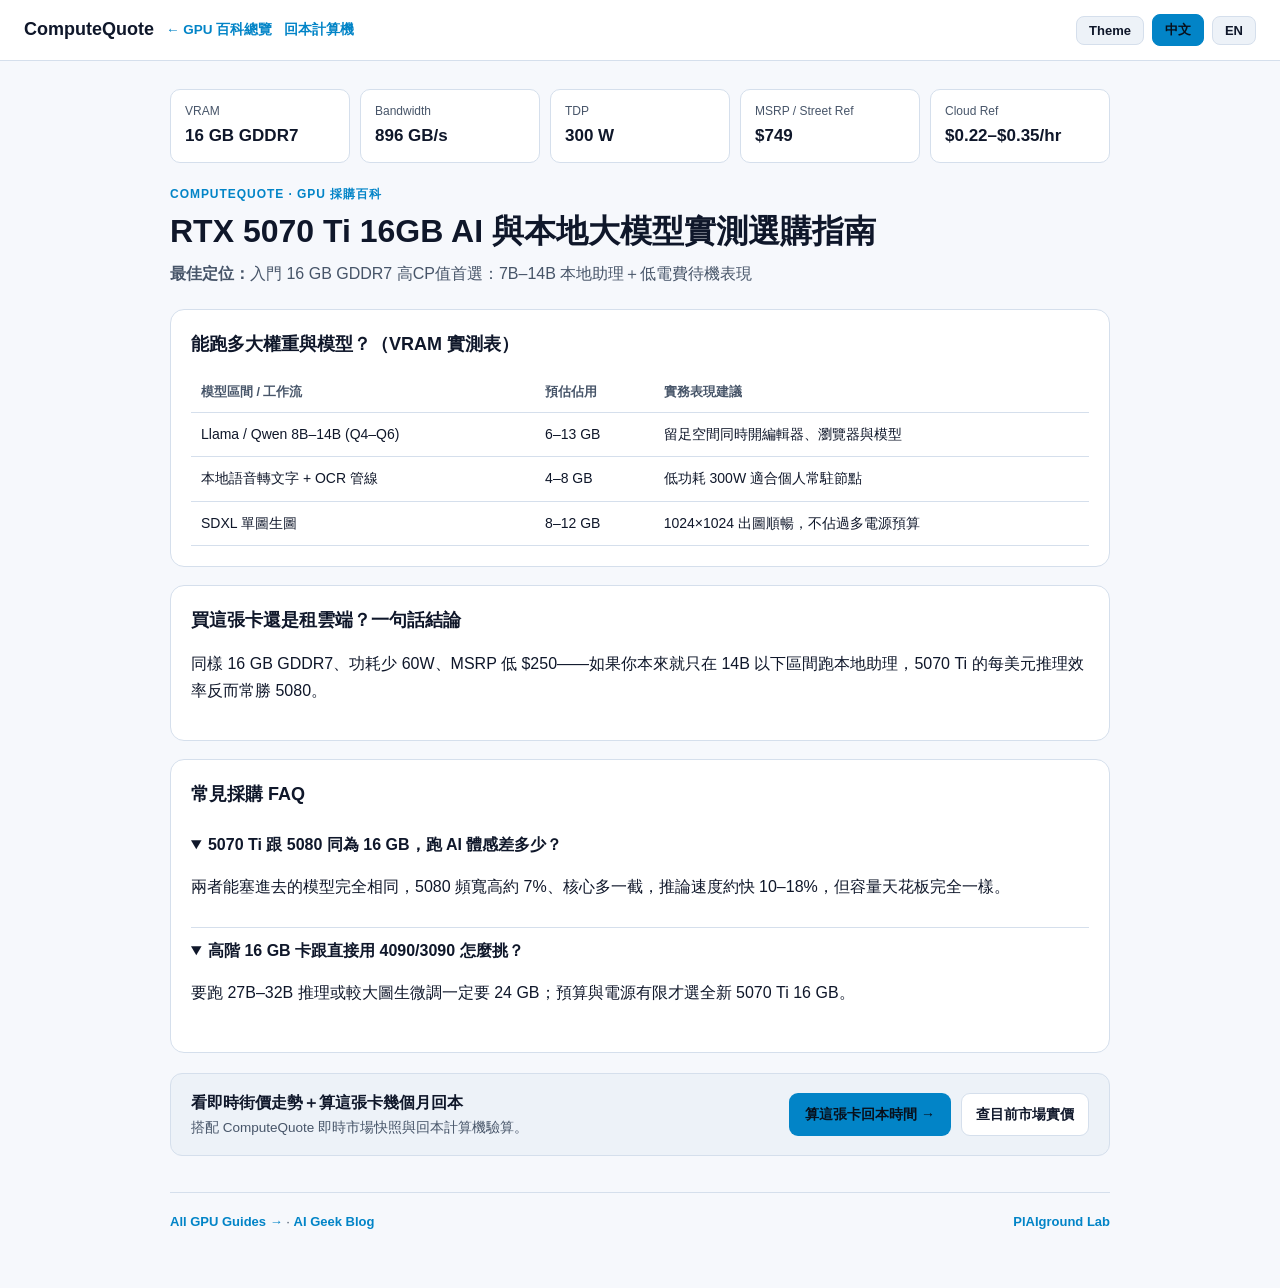
<file: guides/rtx-5070-ti/index.html>
<!doctype html>
<html lang="zh-Hant">
  <head>
    <meta charset="UTF-8" />
    <script>
      (function () {
        try {
          var t = new URLSearchParams(window.location.search).get('theme');
          if (t !== 'light' && t !== 'dark') t = localStorage.getItem('cq_theme');
          if (t !== 'light' && t !== 'dark') t = window.matchMedia('(prefers-color-scheme: dark)').matches ? 'dark' : 'light';
          document.documentElement.dataset.theme = t;
        } catch (e) { document.documentElement.dataset.theme = 'light'; }
      })();
    </script>
    <link rel="icon" type="image/svg+xml" href="/favicon.svg" />
    <meta name="viewport" content="width=device-width, initial-scale=1.0" />
    <title>RTX 5070 Ti 16GB Local LLM VRAM &amp; Cloud Payback Guide — ComputeQuote</title>
    <meta name="description" content="RTX 5070 Ti 16GB (16 GB GDDR7, 896 GB/s) real LLM model fit table, power budget, and cloud rental break-even guide." />
    <link rel="canonical" href="https://computequote.plaigroundlab.com/guides/rtx-5070-ti/" />
    <meta property="og:type" content="article" />
    <meta property="og:site_name" content="ComputeQuote" />
    <meta property="og:title" content="RTX 5070 Ti 16GB — Local LLM VRAM &amp; ROI Guide" />
    <meta property="og:url" content="https://computequote.plaigroundlab.com/guides/rtx-5070-ti/" />
    <meta property="og:image" content="https://computequote.plaigroundlab.com/og-card.png" />
    <script type="application/ld+json">[{"@context": "https://schema.org", "@type": "Article", "headline": "RTX 5070 Ti 16GB for Local LLMs & AI Workloads — VRAM & Payback Guide", "url": "https://computequote.plaigroundlab.com/guides/rtx-5070-ti/", "publisher": {"@type": "Organization", "name": "PlAIground Lab", "url": "https://plaigroundlab.com"}}, {"@context": "https://schema.org", "@type": "FAQPage", "mainEntity": [{"@type": "Question", "name": "5070 Ti vs 5080 for AI since both have 16 GB?", "acceptedAnswer": {"@type": "Answer", "text": "Identical model capacity ceiling. 5080 renders tokens ~10–18% faster; neither fits 32B Q4 cleanly."}}, {"@type": "Question", "name": "Should I get a 5070 Ti 16GB or used 3090 24GB?", "acceptedAnswer": {"@type": "Answer", "text": "Choose used 3090 24GB for 27B–32B LLMs; pick 5070 Ti 16GB for lower power, noise, and full warranty."}}]}]</script>
    <style>
      :root { --bg:#f6f8fc; --surface:#ffffff; --surface-2:#edf2f8; --border:#d5dfec; --text:#0f172a; --muted:#475569; --accent:#0284c7; --ok:#10b981; }
      html[data-theme='dark'] { --bg:#0b1220; --surface:#131d30; --surface-2:#1c2a42; --border:#283855; --text:#f1f5f9; --muted:#94a3b8; --accent:#38bdf8; --ok:#34d399; }
      *{box-sizing:border-box}
      body{margin:0;font-family:-apple-system,BlinkMacSystemFont,"Segoe UI","Noto Sans TC",sans-serif;background:var(--bg);color:var(--text);line-height:1.65}
      .topbar{display:flex;justify-content:space-between;align-items:center;flex-wrap:wrap;gap:12px;padding:14px 24px;background:var(--surface);border-bottom:1px solid var(--border)}
      .brand-row{display:flex;align-items:center;gap:12px;flex-wrap:wrap}
      .brand{font-weight:800;font-size:18px;color:var(--text);text-decoration:none}
      .nav-link{font-size:13.5px;color:var(--accent);text-decoration:none;font-weight:600}
      .controls{display:flex;gap:8px;align-items:center}
      .btn-chip{background:var(--surface-2);color:var(--text);border:1px solid var(--border);border-radius:8px;padding:6px 12px;font-size:13px;font-weight:600;cursor:pointer}
      .btn-chip.active{background:var(--accent);color:#08101c;border-color:var(--accent)}
      .wrap{max-width:980px;margin:0 auto;padding:28px 20px 56px}
      .kicker{font-size:12px;font-weight:700;letter-spacing:.08em;color:var(--accent);margin:0 0 6px}
      h1{font-size:clamp(22px,3.2vw,32px);margin:0 0 10px;line-height:1.25}
      .lede{color:var(--muted);margin:0 0 22px;max-width:740px}
      .specs-grid{display:grid;grid-template-columns:repeat(auto-fit,minmax(165px,1fr));gap:10px;margin-bottom:22px}
      .spec-box{background:var(--surface);border:1px solid var(--border);border-radius:10px;padding:12px 14px}
      .spec-box span{display:block;font-size:12px;color:var(--muted)}
      .spec-box strong{font-size:17px}
      .card{background:var(--surface);border:1px solid var(--border);border-radius:14px;padding:20px;margin-bottom:18px}
      .card h2{margin:0 0 12px;font-size:18px}
      .tbl-wrap{overflow-x:auto}
      table{width:100%;border-collapse:collapse;font-size:14px}
      th,td{padding:10px;border-bottom:1px solid var(--border);text-align:left}
      th{color:var(--muted);font-size:12.5px}
      .cta-box{display:flex;flex-wrap:wrap;gap:12px;align-items:center;justify-content:space-between;background:var(--surface-2);border:1px solid var(--border);border-radius:12px;padding:16px 20px;margin:20px 0}
      .btn-cta{display:inline-block;background:var(--accent);color:#08101c;font-weight:700;padding:10px 16px;border-radius:9px;text-decoration:none;font-size:14px}
      .btn-sec{display:inline-block;background:var(--surface);color:var(--text);border:1px solid var(--border);font-weight:600;padding:9px 14px;border-radius:9px;text-decoration:none;font-size:14px}
      .guide-grid{display:grid;grid-template-columns:repeat(auto-fit,minmax(275px,1fr));gap:16px}
      .guide-card{background:var(--surface);border:1px solid var(--border);border-radius:14px;padding:18px;display:flex;flex-direction:column;justify-content:space-between;gap:10px}
      .guide-card h3{margin:0;font-size:18px}
      .pill{display:inline-block;padding:3px 9px;border-radius:999px;font-size:12px;font-weight:700;background:rgba(16,185,129,.14);color:var(--ok)}
      details{border-top:1px solid var(--border);padding:10px 0}
      details:first-of-type{border-top:0}
      summary{font-weight:700;cursor:pointer}
      .footer{margin-top:36px;padding-top:18px;border-top:1px solid var(--border);font-size:13px;color:var(--muted);display:flex;flex-wrap:wrap;gap:14px;justify-content:space-between}
      .footer a{color:var(--accent);text-decoration:none;font-weight:600}
      [data-lang-block='en']{display:none}
      html[lang='en'] [data-lang-block='zh-Hant']{display:none}
      html[lang='en'] [data-lang-block='en']{display:block}
    </style>
  </head>
  <body>
    <header class="topbar">
      <div class="brand-row">
        <a class="brand" href="/?utm_source=computequote&utm_medium=guide">ComputeQuote</a>
        <a class="nav-link" href="/guides/?utm_source=computequote&utm_medium=guide">← GPU 百科總覽</a>
        <a class="nav-link" href="/calculator/?utm_source=computequote&utm_medium=guide">回本計算機</a>
      </div>
      <div class="controls">
        <button type="button" class="btn-chip" id="theme-btn">Theme</button>
        <button type="button" class="btn-chip active" data-lang="zh-Hant">中文</button>
        <button type="button" class="btn-chip" data-lang="en">EN</button>
      </div>
    </header>
    <main class="wrap">
      <div class="specs-grid">
        <div class="spec-box"><span>VRAM</span><strong>16 GB GDDR7</strong></div>
        <div class="spec-box"><span>Bandwidth</span><strong>896 GB/s</strong></div>
        <div class="spec-box"><span>TDP</span><strong>300 W</strong></div>
        <div class="spec-box"><span>MSRP / Street Ref</span><strong>$749</strong></div>
        <div class="spec-box"><span>Cloud Ref</span><strong>$0.22–$0.35/hr</strong></div>
      </div>
      <div data-lang-block="zh-Hant">
        <p class="kicker">COMPUTEQUOTE · GPU 採購百科</p>
        <h1>RTX 5070 Ti 16GB AI 與本地大模型實測選購指南</h1>
        <p class="lede"><strong>最佳定位：</strong>入門 16 GB GDDR7 高CP值首選：7B–14B 本地助理＋低電費待機表現</p>
        <section class="card">
          <h2>能跑多大權重與模型？（VRAM 實測表）</h2>
          <div class="tbl-wrap"><table><thead><tr><th>模型區間 / 工作流</th><th>預估佔用</th><th>實務表現建議</th></tr></thead><tbody><tr><td>Llama / Qwen 8B–14B (Q4–Q6)</td><td>6–13 GB</td><td>留足空間同時開編輯器、瀏覽器與模型</td></tr><tr><td>本地語音轉文字 + OCR 管線</td><td>4–8 GB</td><td>低功耗 300W 適合個人常駐節點</td></tr><tr><td>SDXL 單圖生圖</td><td>8–12 GB</td><td>1024×1024 出圖順暢，不佔過多電源預算</td></tr></tbody></table></div>
        </section>
        <section class="card">
          <h2>買這張卡還是租雲端？一句話結論</h2>
          <p>同樣 16 GB GDDR7、功耗少 60W、MSRP 低 $250——如果你本來就只在 14B 以下區間跑本地助理，5070 Ti 的每美元推理效率反而常勝 5080。</p>
        </section>
        <section class="card">
          <h2>常見採購 FAQ</h2>
          <details open><summary>5070 Ti 跟 5080 同為 16 GB，跑 AI 體感差多少？</summary><p>兩者能塞進去的模型完全相同，5080 頻寬高約 7%、核心多一截，推論速度約快 10–18%，但容量天花板完全一樣。</p></details><details open><summary>高階 16 GB 卡跟直接用 4090/3090 怎麼挑？</summary><p>要跑 27B–32B 推理或較大圖生微調一定要 24 GB；預算與電源有限才選全新 5070 Ti 16 GB。</p></details>
        </section>
        <div class="cta-box">
          <div><strong>看即時街價走勢＋算這張卡幾個月回本</strong><div style="font-size:13.5px;color:var(--muted)">搭配 ComputeQuote 即時市場快照與回本計算機驗算。</div></div>
          <div style="display:flex;gap:10px;flex-wrap:wrap">
            <a class="btn-cta" href="/calculator/?utm_source=computequote&utm_medium=guide">算這張卡回本時間 →</a>
            <a class="btn-sec" href="/?utm_source=computequote&utm_medium=guide">查目前市場實價</a>
          </div>
        </div>
      </div>
      <div data-lang-block="en">
        <p class="kicker">COMPUTEQUOTE · HARDWARE BUYING GUIDE</p>
        <h1>RTX 5070 Ti 16GB for Local LLMs &amp; AI Workloads</h1>
        <p class="lede"><strong>Sweet Spot:</strong> High-value 16 GB GDDR7 entry point: snappy 7B–14B models &amp; 300W efficiency</p>
        <section class="card">
          <h2>Model Weights &amp; VRAM Fit Matrix</h2>
          <div class="tbl-wrap"><table><thead><tr><th>Model / Workflow</th><th>VRAM Footprint</th><th>Practical Guidance</th></tr></thead><tbody><tr><td>Llama / Qwen 8B–14B (Q4–Q6)</td><td>6–13 GB</td><td>Leaves headroom for IDE, browser &amp; desktop tasks</td></tr><tr><td>Local ASR + OCR Batch Pipelines</td><td>4–8 GB</td><td>300W envelope suits quiet desktop workstations</td></tr><tr><td>SDXL Image Generation</td><td>8–12 GB</td><td>Smooth single-image workflows on standard 750W PSUs</td></tr></tbody></table></div>
        </section>
        <section class="card">
          <h2>Buy vs. Cloud Verdict</h2>
          <p>Same 16 GB tier, 60W lower TDP, $250 lower MSRP—if your workload stays &lt;=14B, 5070 Ti delivers better performance-per-dollar than 5080.</p>
        </section>
        <section class="card">
          <h2>Frequently Asked Questions</h2>
          <details open><summary>5070 Ti vs 5080 for AI since both have 16 GB?</summary><p>Identical model capacity ceiling. 5080 renders tokens ~10–18% faster; neither fits 32B Q4 cleanly.</p></details><details open><summary>Should I get a 5070 Ti 16GB or used 3090 24GB?</summary><p>Choose used 3090 24GB for 27B–32B LLMs; pick 5070 Ti 16GB for lower power, noise, and full warranty.</p></details>
        </section>
        <div class="cta-box">
          <div><strong>Check live street prices &amp; break-even weeks</strong><div style="font-size:13.5px;color:var(--muted)">Verify street markups against real hourly cloud pricing before buying hardware.</div></div>
          <div style="display:flex;gap:10px;flex-wrap:wrap">
            <a class="btn-cta" href="/calculator/?utm_source=computequote&utm_medium=guide">Calculate Payback Months →</a>
            <a class="btn-sec" href="/?utm_source=computequote&utm_medium=guide">Live Price Index</a>
          </div>
        </div>
      </div>
      <footer class="footer">
        <span><a href="/guides/?utm_source=computequote&utm_medium=guide">All GPU Guides →</a> · <a href="https://blog.plaigroundlab.com/?utm_source=computequote&utm_medium=guide">AI Geek Blog</a></span>
        <span><a href="https://plaigroundlab.com/?utm_source=computequote&utm_medium=guide" target="_blank" rel="noopener">PlAIground Lab</a></span>
      </footer>
    </main>
    <script>
      (function () {
        function setLang(lang) {
          var l = lang === 'en' ? 'en' : 'zh-Hant';
          document.documentElement.lang = l;
          document.querySelectorAll('[data-lang]').forEach(function (b) { b.classList.toggle('active', b.dataset.lang === l); });
        }
        document.querySelectorAll('[data-lang]').forEach(function (b) { b.addEventListener('click', function () { setLang(b.dataset.lang); }); });
        var tb = document.getElementById('theme-btn');
        if (tb) tb.addEventListener('click', function () {
          var next = document.documentElement.dataset.theme === 'dark' ? 'light' : 'dark';
          document.documentElement.dataset.theme = next;
          try { localStorage.setItem('cq_theme', next); } catch (e) {}
        });
        setLang('zh-Hant');
      })();
    </script>
  </body>
</html>
</file>
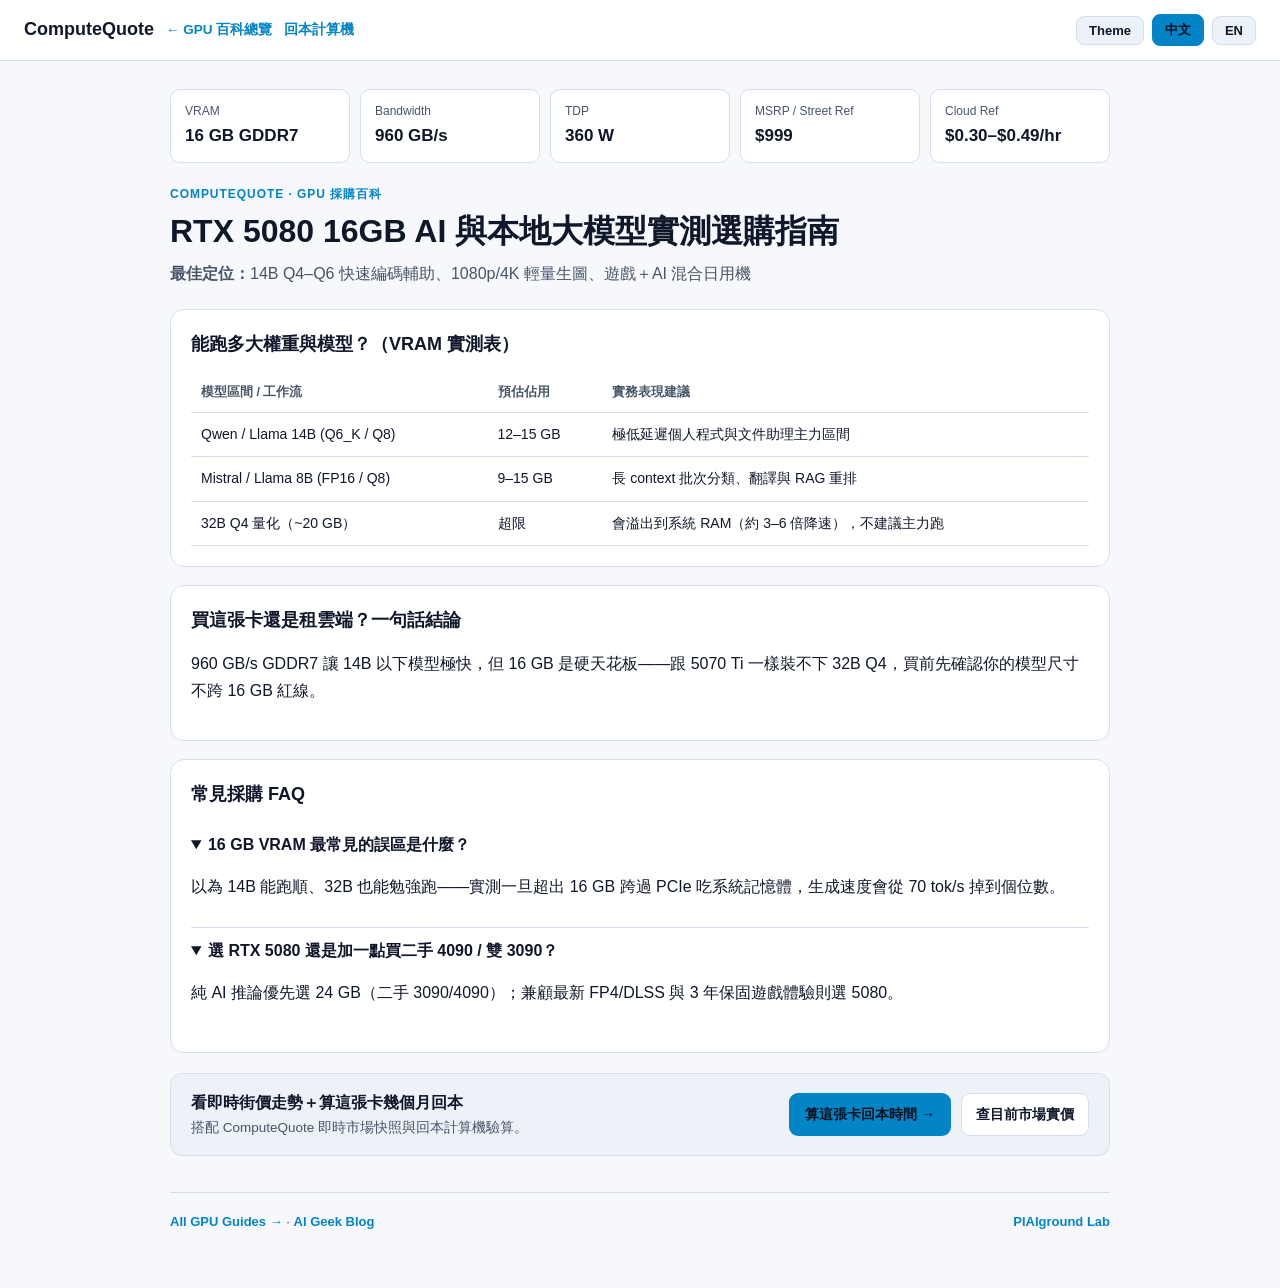
<file: guides/rtx-5080/index.html>
<!doctype html>
<html lang="zh-Hant">
  <head>
    <meta charset="UTF-8" />
    <script>
      (function () {
        try {
          var t = new URLSearchParams(window.location.search).get('theme');
          if (t !== 'light' && t !== 'dark') t = localStorage.getItem('cq_theme');
          if (t !== 'light' && t !== 'dark') t = window.matchMedia('(prefers-color-scheme: dark)').matches ? 'dark' : 'light';
          document.documentElement.dataset.theme = t;
        } catch (e) { document.documentElement.dataset.theme = 'light'; }
      })();
    </script>
    <link rel="icon" type="image/svg+xml" href="/favicon.svg" />
    <meta name="viewport" content="width=device-width, initial-scale=1.0" />
    <title>RTX 5080 16GB Local LLM VRAM &amp; Cloud Payback Guide — ComputeQuote</title>
    <meta name="description" content="RTX 5080 16GB (16 GB GDDR7, 960 GB/s) real LLM model fit table, power budget, and cloud rental break-even guide." />
    <link rel="canonical" href="https://computequote.plaigroundlab.com/guides/rtx-5080/" />
    <meta property="og:type" content="article" />
    <meta property="og:site_name" content="ComputeQuote" />
    <meta property="og:title" content="RTX 5080 16GB — Local LLM VRAM &amp; ROI Guide" />
    <meta property="og:url" content="https://computequote.plaigroundlab.com/guides/rtx-5080/" />
    <meta property="og:image" content="https://computequote.plaigroundlab.com/og-card.png" />
    <script type="application/ld+json">[{"@context": "https://schema.org", "@type": "Article", "headline": "RTX 5080 16GB for Local LLMs & AI Workloads — VRAM & Payback Guide", "url": "https://computequote.plaigroundlab.com/guides/rtx-5080/", "publisher": {"@type": "Organization", "name": "PlAIground Lab", "url": "https://plaigroundlab.com"}}, {"@context": "https://schema.org", "@type": "FAQPage", "mainEntity": [{"@type": "Question", "name": "What is the #1 16 GB VRAM pitfall?", "acceptedAnswer": {"@type": "Answer", "text": "Spilling just 3 GB into system RAM collapses token/s by 5–10x over PCIe. Stay under ~14 GB active footprint."}}, {"@type": "Question", "name": "RTX 5080 vs used RTX 4090 / 3090?", "acceptedAnswer": {"@type": "Answer", "text": "For pure Local LLM capacity, 24 GB cards win decisively. Choose 5080 if gaming + warranty matter equally."}}]}]</script>
    <style>
      :root { --bg:#f6f8fc; --surface:#ffffff; --surface-2:#edf2f8; --border:#d5dfec; --text:#0f172a; --muted:#475569; --accent:#0284c7; --ok:#10b981; }
      html[data-theme='dark'] { --bg:#0b1220; --surface:#131d30; --surface-2:#1c2a42; --border:#283855; --text:#f1f5f9; --muted:#94a3b8; --accent:#38bdf8; --ok:#34d399; }
      *{box-sizing:border-box}
      body{margin:0;font-family:-apple-system,BlinkMacSystemFont,"Segoe UI","Noto Sans TC",sans-serif;background:var(--bg);color:var(--text);line-height:1.65}
      .topbar{display:flex;justify-content:space-between;align-items:center;flex-wrap:wrap;gap:12px;padding:14px 24px;background:var(--surface);border-bottom:1px solid var(--border)}
      .brand-row{display:flex;align-items:center;gap:12px;flex-wrap:wrap}
      .brand{font-weight:800;font-size:18px;color:var(--text);text-decoration:none}
      .nav-link{font-size:13.5px;color:var(--accent);text-decoration:none;font-weight:600}
      .controls{display:flex;gap:8px;align-items:center}
      .btn-chip{background:var(--surface-2);color:var(--text);border:1px solid var(--border);border-radius:8px;padding:6px 12px;font-size:13px;font-weight:600;cursor:pointer}
      .btn-chip.active{background:var(--accent);color:#08101c;border-color:var(--accent)}
      .wrap{max-width:980px;margin:0 auto;padding:28px 20px 56px}
      .kicker{font-size:12px;font-weight:700;letter-spacing:.08em;color:var(--accent);margin:0 0 6px}
      h1{font-size:clamp(22px,3.2vw,32px);margin:0 0 10px;line-height:1.25}
      .lede{color:var(--muted);margin:0 0 22px;max-width:740px}
      .specs-grid{display:grid;grid-template-columns:repeat(auto-fit,minmax(165px,1fr));gap:10px;margin-bottom:22px}
      .spec-box{background:var(--surface);border:1px solid var(--border);border-radius:10px;padding:12px 14px}
      .spec-box span{display:block;font-size:12px;color:var(--muted)}
      .spec-box strong{font-size:17px}
      .card{background:var(--surface);border:1px solid var(--border);border-radius:14px;padding:20px;margin-bottom:18px}
      .card h2{margin:0 0 12px;font-size:18px}
      .tbl-wrap{overflow-x:auto}
      table{width:100%;border-collapse:collapse;font-size:14px}
      th,td{padding:10px;border-bottom:1px solid var(--border);text-align:left}
      th{color:var(--muted);font-size:12.5px}
      .cta-box{display:flex;flex-wrap:wrap;gap:12px;align-items:center;justify-content:space-between;background:var(--surface-2);border:1px solid var(--border);border-radius:12px;padding:16px 20px;margin:20px 0}
      .btn-cta{display:inline-block;background:var(--accent);color:#08101c;font-weight:700;padding:10px 16px;border-radius:9px;text-decoration:none;font-size:14px}
      .btn-sec{display:inline-block;background:var(--surface);color:var(--text);border:1px solid var(--border);font-weight:600;padding:9px 14px;border-radius:9px;text-decoration:none;font-size:14px}
      .guide-grid{display:grid;grid-template-columns:repeat(auto-fit,minmax(275px,1fr));gap:16px}
      .guide-card{background:var(--surface);border:1px solid var(--border);border-radius:14px;padding:18px;display:flex;flex-direction:column;justify-content:space-between;gap:10px}
      .guide-card h3{margin:0;font-size:18px}
      .pill{display:inline-block;padding:3px 9px;border-radius:999px;font-size:12px;font-weight:700;background:rgba(16,185,129,.14);color:var(--ok)}
      details{border-top:1px solid var(--border);padding:10px 0}
      details:first-of-type{border-top:0}
      summary{font-weight:700;cursor:pointer}
      .footer{margin-top:36px;padding-top:18px;border-top:1px solid var(--border);font-size:13px;color:var(--muted);display:flex;flex-wrap:wrap;gap:14px;justify-content:space-between}
      .footer a{color:var(--accent);text-decoration:none;font-weight:600}
      [data-lang-block='en']{display:none}
      html[lang='en'] [data-lang-block='zh-Hant']{display:none}
      html[lang='en'] [data-lang-block='en']{display:block}
    </style>
  </head>
  <body>
    <header class="topbar">
      <div class="brand-row">
        <a class="brand" href="/?utm_source=computequote&utm_medium=guide">ComputeQuote</a>
        <a class="nav-link" href="/guides/?utm_source=computequote&utm_medium=guide">← GPU 百科總覽</a>
        <a class="nav-link" href="/calculator/?utm_source=computequote&utm_medium=guide">回本計算機</a>
      </div>
      <div class="controls">
        <button type="button" class="btn-chip" id="theme-btn">Theme</button>
        <button type="button" class="btn-chip active" data-lang="zh-Hant">中文</button>
        <button type="button" class="btn-chip" data-lang="en">EN</button>
      </div>
    </header>
    <main class="wrap">
      <div class="specs-grid">
        <div class="spec-box"><span>VRAM</span><strong>16 GB GDDR7</strong></div>
        <div class="spec-box"><span>Bandwidth</span><strong>960 GB/s</strong></div>
        <div class="spec-box"><span>TDP</span><strong>360 W</strong></div>
        <div class="spec-box"><span>MSRP / Street Ref</span><strong>$999</strong></div>
        <div class="spec-box"><span>Cloud Ref</span><strong>$0.30–$0.49/hr</strong></div>
      </div>
      <div data-lang-block="zh-Hant">
        <p class="kicker">COMPUTEQUOTE · GPU 採購百科</p>
        <h1>RTX 5080 16GB AI 與本地大模型實測選購指南</h1>
        <p class="lede"><strong>最佳定位：</strong>14B Q4–Q6 快速編碼輔助、1080p/4K 輕量生圖、遊戲＋AI 混合日用機</p>
        <section class="card">
          <h2>能跑多大權重與模型？（VRAM 實測表）</h2>
          <div class="tbl-wrap"><table><thead><tr><th>模型區間 / 工作流</th><th>預估佔用</th><th>實務表現建議</th></tr></thead><tbody><tr><td>Qwen / Llama 14B (Q6_K / Q8)</td><td>12–15 GB</td><td>極低延遲個人程式與文件助理主力區間</td></tr><tr><td>Mistral / Llama 8B (FP16 / Q8)</td><td>9–15 GB</td><td>長 context 批次分類、翻譯與 RAG 重排</td></tr><tr><td>32B Q4 量化（~20 GB）</td><td>超限</td><td>會溢出到系統 RAM（約 3–6 倍降速），不建議主力跑</td></tr></tbody></table></div>
        </section>
        <section class="card">
          <h2>買這張卡還是租雲端？一句話結論</h2>
          <p>960 GB/s GDDR7 讓 14B 以下模型極快，但 16 GB 是硬天花板——跟 5070 Ti 一樣裝不下 32B Q4，買前先確認你的模型尺寸不跨 16 GB 紅線。</p>
        </section>
        <section class="card">
          <h2>常見採購 FAQ</h2>
          <details open><summary>16 GB VRAM 最常見的誤區是什麼？</summary><p>以為 14B 能跑順、32B 也能勉強跑——實測一旦超出 16 GB 跨過 PCIe 吃系統記憶體，生成速度會從 70 tok/s 掉到個位數。</p></details><details open><summary>選 RTX 5080 還是加一點買二手 4090 / 雙 3090？</summary><p>純 AI 推論優先選 24 GB（二手 3090/4090）；兼顧最新 FP4/DLSS 與 3 年保固遊戲體驗則選 5080。</p></details>
        </section>
        <div class="cta-box">
          <div><strong>看即時街價走勢＋算這張卡幾個月回本</strong><div style="font-size:13.5px;color:var(--muted)">搭配 ComputeQuote 即時市場快照與回本計算機驗算。</div></div>
          <div style="display:flex;gap:10px;flex-wrap:wrap">
            <a class="btn-cta" href="/calculator/?utm_source=computequote&utm_medium=guide">算這張卡回本時間 →</a>
            <a class="btn-sec" href="/?utm_source=computequote&utm_medium=guide">查目前市場實價</a>
          </div>
        </div>
      </div>
      <div data-lang-block="en">
        <p class="kicker">COMPUTEQUOTE · HARDWARE BUYING GUIDE</p>
        <h1>RTX 5080 16GB for Local LLMs &amp; AI Workloads</h1>
        <p class="lede"><strong>Sweet Spot:</strong> Fast 14B code assistants, responsive diffusion generation &amp; dual gaming + AI rigs</p>
        <section class="card">
          <h2>Model Weights &amp; VRAM Fit Matrix</h2>
          <div class="tbl-wrap"><table><thead><tr><th>Model / Workflow</th><th>VRAM Footprint</th><th>Practical Guidance</th></tr></thead><tbody><tr><td>Qwen / Llama 14B (Q6_K / Q8)</td><td>12–15 GB</td><td>Ultra-fast local coding &amp; drafting sweet spot</td></tr><tr><td>Mistral / Llama 8B (FP16 / Q8)</td><td>9–15 GB</td><td>Long-context batch tagging, RAG &amp; classification</td></tr><tr><td>32B Q4 Quant (~20 GB)</td><td>Overflow</td><td>Spills to system RAM (3–6x slower); avoid for daily driver</td></tr></tbody></table></div>
        </section>
        <section class="card">
          <h2>Buy vs. Cloud Verdict</h2>
          <p>960 GB/s memory makes &lt;=14B models fly, yet 16 GB caps out short of 32B Q4 weights. Verify your model footprint fits cleanly inside 16 GB.</p>
        </section>
        <section class="card">
          <h2>Frequently Asked Questions</h2>
          <details open><summary>What is the #1 16 GB VRAM pitfall?</summary><p>Spilling just 3 GB into system RAM collapses token/s by 5–10x over PCIe. Stay under ~14 GB active footprint.</p></details><details open><summary>RTX 5080 vs used RTX 4090 / 3090?</summary><p>For pure Local LLM capacity, 24 GB cards win decisively. Choose 5080 if gaming + warranty matter equally.</p></details>
        </section>
        <div class="cta-box">
          <div><strong>Check live street prices &amp; break-even weeks</strong><div style="font-size:13.5px;color:var(--muted)">Verify street markups against real hourly cloud pricing before buying hardware.</div></div>
          <div style="display:flex;gap:10px;flex-wrap:wrap">
            <a class="btn-cta" href="/calculator/?utm_source=computequote&utm_medium=guide">Calculate Payback Months →</a>
            <a class="btn-sec" href="/?utm_source=computequote&utm_medium=guide">Live Price Index</a>
          </div>
        </div>
      </div>
      <footer class="footer">
        <span><a href="/guides/?utm_source=computequote&utm_medium=guide">All GPU Guides →</a> · <a href="https://blog.plaigroundlab.com/?utm_source=computequote&utm_medium=guide">AI Geek Blog</a></span>
        <span><a href="https://plaigroundlab.com/?utm_source=computequote&utm_medium=guide" target="_blank" rel="noopener">PlAIground Lab</a></span>
      </footer>
    </main>
    <script>
      (function () {
        function setLang(lang) {
          var l = lang === 'en' ? 'en' : 'zh-Hant';
          document.documentElement.lang = l;
          document.querySelectorAll('[data-lang]').forEach(function (b) { b.classList.toggle('active', b.dataset.lang === l); });
        }
        document.querySelectorAll('[data-lang]').forEach(function (b) { b.addEventListener('click', function () { setLang(b.dataset.lang); }); });
        var tb = document.getElementById('theme-btn');
        if (tb) tb.addEventListener('click', function () {
          var next = document.documentElement.dataset.theme === 'dark' ? 'light' : 'dark';
          document.documentElement.dataset.theme = next;
          try { localStorage.setItem('cq_theme', next); } catch (e) {}
        });
        setLang('zh-Hant');
      })();
    </script>
  </body>
</html>
</file>
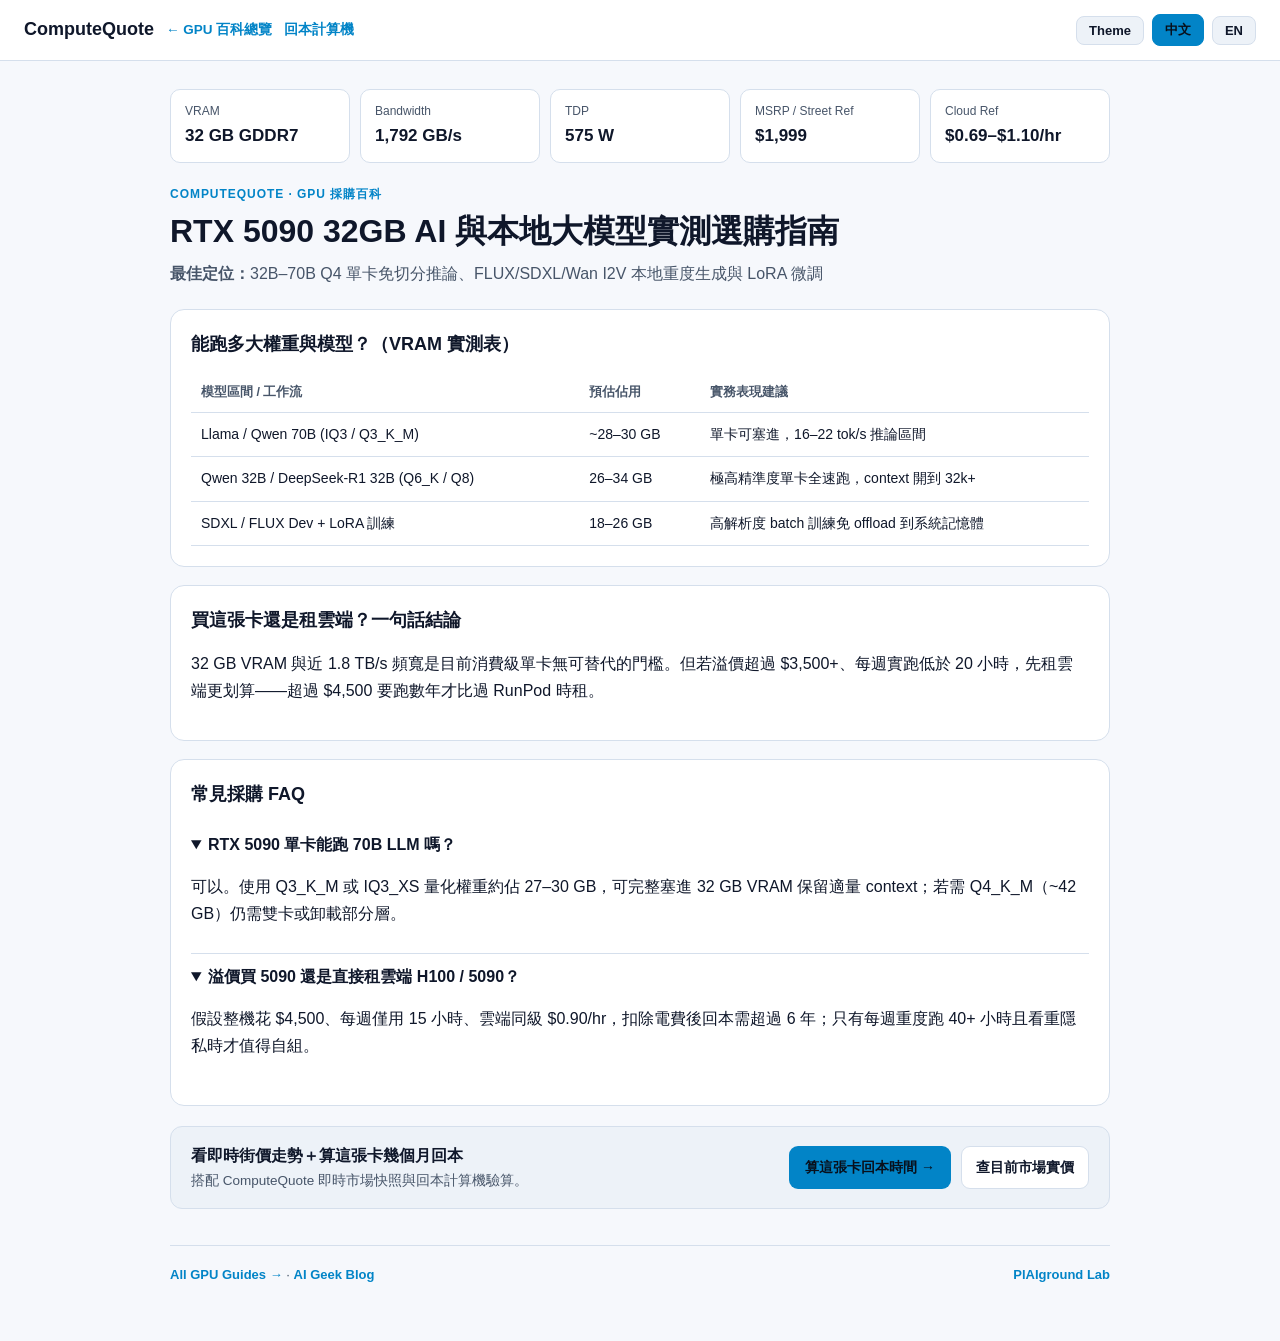
<file: guides/rtx-5090/index.html>
<!doctype html>
<html lang="zh-Hant">
  <head>
    <meta charset="UTF-8" />
    <script>
      (function () {
        try {
          var t = new URLSearchParams(window.location.search).get('theme');
          if (t !== 'light' && t !== 'dark') t = localStorage.getItem('cq_theme');
          if (t !== 'light' && t !== 'dark') t = window.matchMedia('(prefers-color-scheme: dark)').matches ? 'dark' : 'light';
          document.documentElement.dataset.theme = t;
        } catch (e) { document.documentElement.dataset.theme = 'light'; }
      })();
    </script>
    <link rel="icon" type="image/svg+xml" href="/favicon.svg" />
    <meta name="viewport" content="width=device-width, initial-scale=1.0" />
    <title>RTX 5090 32GB Local LLM VRAM &amp; Cloud Payback Guide — ComputeQuote</title>
    <meta name="description" content="RTX 5090 32GB (32 GB GDDR7, 1,792 GB/s) real LLM model fit table, power budget, and cloud rental break-even guide." />
    <link rel="canonical" href="https://computequote.plaigroundlab.com/guides/rtx-5090/" />
    <meta property="og:type" content="article" />
    <meta property="og:site_name" content="ComputeQuote" />
    <meta property="og:title" content="RTX 5090 32GB — Local LLM VRAM &amp; ROI Guide" />
    <meta property="og:url" content="https://computequote.plaigroundlab.com/guides/rtx-5090/" />
    <meta property="og:image" content="https://computequote.plaigroundlab.com/og-card.png" />
    <script type="application/ld+json">[{"@context": "https://schema.org", "@type": "Article", "headline": "RTX 5090 32GB for Local LLMs & AI Workloads — VRAM & Payback Guide", "url": "https://computequote.plaigroundlab.com/guides/rtx-5090/", "publisher": {"@type": "Organization", "name": "PlAIground Lab", "url": "https://plaigroundlab.com"}}, {"@context": "https://schema.org", "@type": "FAQPage", "mainEntity": [{"@type": "Question", "name": "Can a single RTX 5090 run a 70B LLM?", "acceptedAnswer": {"@type": "Answer", "text": "Yes, at Q3_K_M or IQ3_XS (~27–30 GB). For Q4_K_M (~42 GB), you still need 48 GB VRAM or partial CPU offload."}}, {"@type": "Question", "name": "Buy a marked-up 5090 or rent cloud GPUs?", "acceptedAnswer": {"@type": "Answer", "text": "At $4,500 rig cost and 15 hrs/week vs $0.90/hr cloud, payback exceeds 6 years. Self-host only at 40+ hrs/week or strict data-privacy workloads."}}]}]</script>
    <style>
      :root { --bg:#f6f8fc; --surface:#ffffff; --surface-2:#edf2f8; --border:#d5dfec; --text:#0f172a; --muted:#475569; --accent:#0284c7; --ok:#10b981; }
      html[data-theme='dark'] { --bg:#0b1220; --surface:#131d30; --surface-2:#1c2a42; --border:#283855; --text:#f1f5f9; --muted:#94a3b8; --accent:#38bdf8; --ok:#34d399; }
      *{box-sizing:border-box}
      body{margin:0;font-family:-apple-system,BlinkMacSystemFont,"Segoe UI","Noto Sans TC",sans-serif;background:var(--bg);color:var(--text);line-height:1.65}
      .topbar{display:flex;justify-content:space-between;align-items:center;flex-wrap:wrap;gap:12px;padding:14px 24px;background:var(--surface);border-bottom:1px solid var(--border)}
      .brand-row{display:flex;align-items:center;gap:12px;flex-wrap:wrap}
      .brand{font-weight:800;font-size:18px;color:var(--text);text-decoration:none}
      .nav-link{font-size:13.5px;color:var(--accent);text-decoration:none;font-weight:600}
      .controls{display:flex;gap:8px;align-items:center}
      .btn-chip{background:var(--surface-2);color:var(--text);border:1px solid var(--border);border-radius:8px;padding:6px 12px;font-size:13px;font-weight:600;cursor:pointer}
      .btn-chip.active{background:var(--accent);color:#08101c;border-color:var(--accent)}
      .wrap{max-width:980px;margin:0 auto;padding:28px 20px 56px}
      .kicker{font-size:12px;font-weight:700;letter-spacing:.08em;color:var(--accent);margin:0 0 6px}
      h1{font-size:clamp(22px,3.2vw,32px);margin:0 0 10px;line-height:1.25}
      .lede{color:var(--muted);margin:0 0 22px;max-width:740px}
      .specs-grid{display:grid;grid-template-columns:repeat(auto-fit,minmax(165px,1fr));gap:10px;margin-bottom:22px}
      .spec-box{background:var(--surface);border:1px solid var(--border);border-radius:10px;padding:12px 14px}
      .spec-box span{display:block;font-size:12px;color:var(--muted)}
      .spec-box strong{font-size:17px}
      .card{background:var(--surface);border:1px solid var(--border);border-radius:14px;padding:20px;margin-bottom:18px}
      .card h2{margin:0 0 12px;font-size:18px}
      .tbl-wrap{overflow-x:auto}
      table{width:100%;border-collapse:collapse;font-size:14px}
      th,td{padding:10px;border-bottom:1px solid var(--border);text-align:left}
      th{color:var(--muted);font-size:12.5px}
      .cta-box{display:flex;flex-wrap:wrap;gap:12px;align-items:center;justify-content:space-between;background:var(--surface-2);border:1px solid var(--border);border-radius:12px;padding:16px 20px;margin:20px 0}
      .btn-cta{display:inline-block;background:var(--accent);color:#08101c;font-weight:700;padding:10px 16px;border-radius:9px;text-decoration:none;font-size:14px}
      .btn-sec{display:inline-block;background:var(--surface);color:var(--text);border:1px solid var(--border);font-weight:600;padding:9px 14px;border-radius:9px;text-decoration:none;font-size:14px}
      .guide-grid{display:grid;grid-template-columns:repeat(auto-fit,minmax(275px,1fr));gap:16px}
      .guide-card{background:var(--surface);border:1px solid var(--border);border-radius:14px;padding:18px;display:flex;flex-direction:column;justify-content:space-between;gap:10px}
      .guide-card h3{margin:0;font-size:18px}
      .pill{display:inline-block;padding:3px 9px;border-radius:999px;font-size:12px;font-weight:700;background:rgba(16,185,129,.14);color:var(--ok)}
      details{border-top:1px solid var(--border);padding:10px 0}
      details:first-of-type{border-top:0}
      summary{font-weight:700;cursor:pointer}
      .footer{margin-top:36px;padding-top:18px;border-top:1px solid var(--border);font-size:13px;color:var(--muted);display:flex;flex-wrap:wrap;gap:14px;justify-content:space-between}
      .footer a{color:var(--accent);text-decoration:none;font-weight:600}
      [data-lang-block='en']{display:none}
      html[lang='en'] [data-lang-block='zh-Hant']{display:none}
      html[lang='en'] [data-lang-block='en']{display:block}
    </style>
  </head>
  <body>
    <header class="topbar">
      <div class="brand-row">
        <a class="brand" href="/?utm_source=computequote&utm_medium=guide">ComputeQuote</a>
        <a class="nav-link" href="/guides/?utm_source=computequote&utm_medium=guide">← GPU 百科總覽</a>
        <a class="nav-link" href="/calculator/?utm_source=computequote&utm_medium=guide">回本計算機</a>
      </div>
      <div class="controls">
        <button type="button" class="btn-chip" id="theme-btn">Theme</button>
        <button type="button" class="btn-chip active" data-lang="zh-Hant">中文</button>
        <button type="button" class="btn-chip" data-lang="en">EN</button>
      </div>
    </header>
    <main class="wrap">
      <div class="specs-grid">
        <div class="spec-box"><span>VRAM</span><strong>32 GB GDDR7</strong></div>
        <div class="spec-box"><span>Bandwidth</span><strong>1,792 GB/s</strong></div>
        <div class="spec-box"><span>TDP</span><strong>575 W</strong></div>
        <div class="spec-box"><span>MSRP / Street Ref</span><strong>$1,999</strong></div>
        <div class="spec-box"><span>Cloud Ref</span><strong>$0.69–$1.10/hr</strong></div>
      </div>
      <div data-lang-block="zh-Hant">
        <p class="kicker">COMPUTEQUOTE · GPU 採購百科</p>
        <h1>RTX 5090 32GB AI 與本地大模型實測選購指南</h1>
        <p class="lede"><strong>最佳定位：</strong>32B–70B Q4 單卡免切分推論、FLUX/SDXL/Wan I2V 本地重度生成與 LoRA 微調</p>
        <section class="card">
          <h2>能跑多大權重與模型？（VRAM 實測表）</h2>
          <div class="tbl-wrap"><table><thead><tr><th>模型區間 / 工作流</th><th>預估佔用</th><th>實務表現建議</th></tr></thead><tbody><tr><td>Llama / Qwen 70B (IQ3 / Q3_K_M)</td><td>~28–30 GB</td><td>單卡可塞進，16–22 tok/s 推論區間</td></tr><tr><td>Qwen 32B / DeepSeek-R1 32B (Q6_K / Q8)</td><td>26–34 GB</td><td>極高精準度單卡全速跑，context 開到 32k+</td></tr><tr><td>SDXL / FLUX Dev + LoRA 訓練</td><td>18–26 GB</td><td>高解析度 batch 訓練免 offload 到系統記憶體</td></tr></tbody></table></div>
        </section>
        <section class="card">
          <h2>買這張卡還是租雲端？一句話結論</h2>
          <p>32 GB VRAM 與近 1.8 TB/s 頻寬是目前消費級單卡無可替代的門檻。但若溢價超過 $3,500+、每週實跑低於 20 小時，先租雲端更划算——超過 $4,500 要跑數年才比過 RunPod 時租。</p>
        </section>
        <section class="card">
          <h2>常見採購 FAQ</h2>
          <details open><summary>RTX 5090 單卡能跑 70B LLM 嗎？</summary><p>可以。使用 Q3_K_M 或 IQ3_XS 量化權重約佔 27–30 GB，可完整塞進 32 GB VRAM 保留適量 context；若需 Q4_K_M（~42 GB）仍需雙卡或卸載部分層。</p></details><details open><summary>溢價買 5090 還是直接租雲端 H100 / 5090？</summary><p>假設整機花 $4,500、每週僅用 15 小時、雲端同級 $0.90/hr，扣除電費後回本需超過 6 年；只有每週重度跑 40+ 小時且看重隱私時才值得自組。</p></details>
        </section>
        <div class="cta-box">
          <div><strong>看即時街價走勢＋算這張卡幾個月回本</strong><div style="font-size:13.5px;color:var(--muted)">搭配 ComputeQuote 即時市場快照與回本計算機驗算。</div></div>
          <div style="display:flex;gap:10px;flex-wrap:wrap">
            <a class="btn-cta" href="/calculator/?utm_source=computequote&utm_medium=guide">算這張卡回本時間 →</a>
            <a class="btn-sec" href="/?utm_source=computequote&utm_medium=guide">查目前市場實價</a>
          </div>
        </div>
      </div>
      <div data-lang-block="en">
        <p class="kicker">COMPUTEQUOTE · HARDWARE BUYING GUIDE</p>
        <h1>RTX 5090 32GB for Local LLMs &amp; AI Workloads</h1>
        <p class="lede"><strong>Sweet Spot:</strong> 32B–70B Q4 single-card inference, heavy image/I2V generation &amp; LoRA fine-tuning</p>
        <section class="card">
          <h2>Model Weights &amp; VRAM Fit Matrix</h2>
          <div class="tbl-wrap"><table><thead><tr><th>Model / Workflow</th><th>VRAM Footprint</th><th>Practical Guidance</th></tr></thead><tbody><tr><td>Llama / Qwen 70B (IQ3 / Q3_K_M)</td><td>~28–30 GB</td><td>Fits on a single card without multi-GPU split</td></tr><tr><td>Qwen 32B / DeepSeek-R1 32B (Q6_K / Q8)</td><td>26–34 GB</td><td>High-precision single-card run with 32k+ context</td></tr><tr><td>SDXL / FLUX Dev + LoRA Training</td><td>18–26 GB</td><td>High-res batch training without CPU offload</td></tr></tbody></table></div>
        </section>
        <section class="card">
          <h2>Buy vs. Cloud Verdict</h2>
          <p>32 GB VRAM and 1.79 TB/s bandwidth unlock 32B–70B single-GPU workloads. Above extreme street markups, low weekly utilization makes cloud rental significantly cheaper.</p>
        </section>
        <section class="card">
          <h2>Frequently Asked Questions</h2>
          <details open><summary>Can a single RTX 5090 run a 70B LLM?</summary><p>Yes, at Q3_K_M or IQ3_XS (~27–30 GB). For Q4_K_M (~42 GB), you still need 48 GB VRAM or partial CPU offload.</p></details><details open><summary>Buy a marked-up 5090 or rent cloud GPUs?</summary><p>At $4,500 rig cost and 15 hrs/week vs $0.90/hr cloud, payback exceeds 6 years. Self-host only at 40+ hrs/week or strict data-privacy workloads.</p></details>
        </section>
        <div class="cta-box">
          <div><strong>Check live street prices &amp; break-even weeks</strong><div style="font-size:13.5px;color:var(--muted)">Verify street markups against real hourly cloud pricing before buying hardware.</div></div>
          <div style="display:flex;gap:10px;flex-wrap:wrap">
            <a class="btn-cta" href="/calculator/?utm_source=computequote&utm_medium=guide">Calculate Payback Months →</a>
            <a class="btn-sec" href="/?utm_source=computequote&utm_medium=guide">Live Price Index</a>
          </div>
        </div>
      </div>
      <footer class="footer">
        <span><a href="/guides/?utm_source=computequote&utm_medium=guide">All GPU Guides →</a> · <a href="https://blog.plaigroundlab.com/?utm_source=computequote&utm_medium=guide">AI Geek Blog</a></span>
        <span><a href="https://plaigroundlab.com/?utm_source=computequote&utm_medium=guide" target="_blank" rel="noopener">PlAIground Lab</a></span>
      </footer>
    </main>
    <script>
      (function () {
        function setLang(lang) {
          var l = lang === 'en' ? 'en' : 'zh-Hant';
          document.documentElement.lang = l;
          document.querySelectorAll('[data-lang]').forEach(function (b) { b.classList.toggle('active', b.dataset.lang === l); });
        }
        document.querySelectorAll('[data-lang]').forEach(function (b) { b.addEventListener('click', function () { setLang(b.dataset.lang); }); });
        var tb = document.getElementById('theme-btn');
        if (tb) tb.addEventListener('click', function () {
          var next = document.documentElement.dataset.theme === 'dark' ? 'light' : 'dark';
          document.documentElement.dataset.theme = next;
          try { localStorage.setItem('cq_theme', next); } catch (e) {}
        });
        setLang('zh-Hant');
      })();
    </script>
  </body>
</html>
</file>
<file: assets/index-D-TImiHJ.css>
html,body{margin:0;padding:0;overflow-x:hidden}:root{--color-bg:#fff9f0;--color-surface:#fff;--color-border:#eadfcb;--color-text:#22313f;--color-text-secondary:#5b6b77;--color-accent:#ffc53d;--color-accent-text:#8a5a00;--color-code-bg:#fff1dc;--font-sans:"Noto Sans TC", "PingFang TC", "Microsoft JhengHei", sans-serif;--font-mono:ui-monospace, "SF Mono", "Cascadia Mono", Menlo, monospace;--font-weight-regular:400;--font-weight-medium:500;--font-weight-bold:700;--font-size-12:12px;--font-size-14:14px;--font-size-16:16px;--font-size-body:17px;--font-size-20:20px;--font-size-24:24px;--font-size-30:30px;--font-size-36:36px;--font-size-48:48px;--line-height-body:1.7;--line-height-heading:1.35;--letter-spacing-body:.02em;--letter-spacing-display:0;--letter-spacing-label:.08em;--font-size-body-en:16px;--line-height-body-en:1.55;--line-height-heading-en:1.2;--letter-spacing-body-en:0;--letter-spacing-display-en:-.02em;--container-text-max-en:66ch;--container-max:1280px;--container-text-max:800px;--gutter-desktop:32px;--gutter-mobile:24px;--space-4:4px;--space-8:8px;--space-12:12px;--space-16:16px;--space-24:24px;--space-32:32px;--space-48:48px;--space-64:64px;--space-96:96px;--space-128:128px;--section-padding-block:clamp(64px, 8vw, 96px);--radius-badge:4px;--radius-control:8px;--radius-card:12px;--radius-large:16px;--radius-full:9999px;--shadow-sm:0 1px 3px #22313f14;--shadow-md:0 4px 12px #22313f1f;--shadow-lg:0 8px 24px #22313f29;--motion-ui:.15s ease-out;--motion-page:.6s cubic-bezier(.16, 1, .3, 1);--motion-stagger-step:50ms;--icon-size-sm:16px;--icon-size-md:20px;--icon-size-lg:24px;--focus-ring:2px solid var(--color-accent-text);--focus-offset:2px;--table-font-size:var(--font-size-14);--table-line-height:1.5;--table-header-bg:var(--color-code-bg);--table-header-font-size:var(--font-size-12);--table-header-font-weight:var(--font-weight-medium);--table-header-letter-spacing:var(--letter-spacing-label);--table-header-color:var(--color-text-secondary);--table-cell-padding-block:var(--space-8);--table-cell-padding-inline:var(--space-12);--table-row-border:1px solid var(--color-border);--table-row-hover-bg:#faf0da;--table-zebra-bg:#fffcf6;--table-numeric-font:var(--font-mono);--table-sticky-shadow:var(--shadow-sm);--chart-1:#bd7d00;--chart-2:#0072b2;--chart-3:#009e73;--chart-4:#d55e00;--chart-5:#c4649b;--chart-6:#2f8fce;--chart-7:#173;--chart-8:#328;--chart-9:#a49;--chart-10:#825;--chart-11:#8f8f2c;--chart-12:var(--color-text-secondary);--chart-rise:#c24e00;--chart-fall:#0072b2;--chart-grid:var(--color-border);--chart-axis-text:var(--color-text-secondary);--status-success:#1b7a43;--status-success-bg:#e7f4ec;--status-warning:var(--color-accent-text);--status-warning-bg:var(--color-code-bg);--status-danger:#b3261e;--status-danger-bg:#fbeae8}html[lang=en]{--font-size-body:var(--font-size-body-en);--line-height-body:var(--line-height-body-en);--line-height-heading:var(--line-height-heading-en);--letter-spacing-body:var(--letter-spacing-body-en);--letter-spacing-display:var(--letter-spacing-display-en);--container-text-max:var(--container-text-max-en)}@media (prefers-reduced-motion:reduce){:root{--motion-ui:0s;--motion-page:0s;--motion-stagger-step:0s}}:root{--table-font-size:var(--font-size-14);--table-line-height:1.5;--table-header-bg:var(--color-code-bg);--table-header-font-size:var(--font-size-12);--table-header-font-weight:var(--font-weight-medium);--table-header-letter-spacing:var(--letter-spacing-label);--table-header-color:var(--color-text-secondary);--table-cell-padding-block:var(--space-8);--table-cell-padding-inline:var(--space-12);--table-row-border:1px solid var(--color-border);--table-row-hover-bg:#faf0da;--table-zebra-bg:#fffcf6;--table-numeric-font:var(--font-mono);--table-sticky-shadow:var(--shadow-sm);--chart-1:#bd7d00;--chart-2:#0072b2;--chart-3:#009e73;--chart-4:#d55e00;--chart-5:#c4649b;--chart-6:#2f8fce;--chart-7:#173;--chart-8:#328;--chart-9:#a49;--chart-10:#825;--chart-11:#8f8f2c;--chart-12:var(--color-text-secondary);--chart-rise:#c24e00;--chart-fall:#0072b2;--chart-grid:var(--color-border);--chart-axis-text:var(--color-text-secondary);--status-success:#1b7a43;--status-success-bg:#e7f4ec;--status-warning:var(--color-accent-text);--status-warning-bg:var(--color-code-bg);--status-danger:#b3261e;--status-danger-bg:#fbeae8}html[data-theme=dark]{--lightningcss-light: ;--lightningcss-dark:initial;color-scheme:dark;--color-bg:#171310;--color-surface:#26201a;--color-border:#ffffff17;--color-text:#f3ede2;--color-text-secondary:#b4a893;--color-accent:#ffc53d;--color-accent-text:#ffc53d;--color-code-bg:#332a21;--shadow-sm:none;--shadow-md:none;--shadow-lg:none;--focus-ring:2px solid var(--color-accent);--table-row-hover-bg:#2e2620;--table-zebra-bg:#1e1915;--chart-1:#f0a818;--chart-2:#4fa8dc;--chart-3:#2fbf8f;--chart-4:#f0762b;--chart-5:#e39bc0;--chart-6:#7cc4f0;--chart-7:#57b25e;--chart-8:#8b7fd4;--chart-9:#d07fc4;--chart-10:#d46a8a;--chart-11:#c2c24a;--chart-12:#b4a893;--chart-rise:#f0762b;--chart-fall:#4fa8dc;--status-success:#4cc38a;--status-success-bg:#17352a;--status-warning:#ffc53d;--status-warning-bg:#3a2e18;--status-danger:#ff8a7a;--status-danger-bg:#3e201c}:root{--lightningcss-light:initial;--lightningcss-dark: ;color-scheme:light;--bg:var(--color-bg);--bg-elev:var(--color-surface);--bg-soft:var(--table-zebra-bg);--border:var(--color-border);--text:var(--color-text);--muted:var(--color-text-secondary);--accent:var(--color-accent-text);--accent-2:var(--chart-8);--danger:var(--status-danger);--radius:12px;font-family:var(--font-sans);line-height:var(--line-height-body);color:var(--text);background:var(--bg);font-weight:400}*{box-sizing:border-box}html{-webkit-text-size-adjust:100%;overflow-x:hidden}body{overscroll-behavior-y:contain;background:var(--bg);min-height:100dvh;margin:0;overflow-x:hidden}#root{min-height:100dvh;overflow-x:hidden}.app{max-width:1440px;padding:.75rem 1rem 2rem;padding-left:max(1rem, env(safe-area-inset-left));padding-right:max(1rem, env(safe-area-inset-right));width:100%;margin:0 auto}.topbar{z-index:40;padding:.65rem 1rem;padding-top:max(.65rem, env(safe-area-inset-top));-webkit-backdrop-filter:blur(12px);border-bottom:1px solid var(--border);background:#fff9f0e0;justify-content:space-between;align-items:center;gap:.75rem;margin:0 -1rem .85rem;display:flex;position:sticky;top:0}.topbar-brand{min-width:0}.topbar h1{letter-spacing:.02em;background:linear-gradient(90deg, var(--color-text), var(--color-accent-text));color:#0000;white-space:nowrap;-webkit-background-clip:text;background-clip:text;margin:0;font-size:1.25rem}.hero-value{color:var(--text);margin:0 0 .85rem;font-size:1.05rem;font-weight:600;line-height:1.5}.top-meta{color:var(--muted);text-align:right;flex-shrink:0;max-width:45%;font-size:.75rem}.err{color:var(--danger)}.recommendation{border-color:color-mix(in srgb, var(--color-accent) 55%, var(--color-border));background:var(--color-surface);margin-bottom:1rem}.rec-head{flex-wrap:wrap;justify-content:space-between;align-items:baseline;gap:.75rem;margin-bottom:.65rem;display:flex}.rec-head h2{color:var(--color-accent-text);margin:0;font-size:1.1rem}.rec-asof{font-size:.75rem}.rec-metric-toggle{border:1px solid var(--color-border);border-radius:999px;display:inline-flex;overflow:hidden}.rec-metric-toggle button{appearance:none;color:var(--color-text-secondary);font:inherit;cursor:pointer;background:0 0;border:0;min-height:40px;padding:.45rem .8rem;font-size:.8rem}.rec-metric-toggle button.active{background:var(--color-accent);color:var(--color-text);font-weight:600}.history-coverage{color:var(--color-text-secondary);background:var(--color-code-bg);border:1px solid var(--color-border);border-radius:8px;margin:0 0 .75rem;padding:.45rem .65rem;font-size:.82rem;line-height:1.45}.history-coverage strong{color:var(--color-accent-text);margin-right:.35rem;font-weight:600}.rec-card-primary{border:1px solid color-mix(in srgb, var(--color-accent-text) 45%, transparent);box-shadow:0 0 0 1px color-mix(in srgb, var(--color-accent-text) 18%, transparent)}.rec-grid{grid-template-columns:1fr 1fr;gap:.85rem;display:grid}.rec-card h3{color:var(--accent);margin:0 0 .35rem;font-size:.9rem}.rec-card p{color:var(--text);margin:0;font-size:.85rem;line-height:1.55}.layout{grid-template-columns:300px 1fr;align-items:start;gap:1rem;display:grid}.main{flex-direction:column;gap:1rem;width:100%;min-width:0;display:flex}.panel{background:var(--color-surface);border:1px solid var(--border);border-radius:var(--radius);box-shadow:var(--shadow-lg);padding:1rem 1.1rem}.filters-shell{min-width:0}.filters-toggle{background:var(--bg-elev);width:100%;color:var(--text);border:1px solid var(--border);border-radius:var(--radius);cursor:pointer;touch-action:manipulation;justify-content:space-between;align-items:center;gap:.75rem;padding:.7rem .95rem;font-size:.9rem;display:none}.filters-toggle-meta{color:var(--muted);text-overflow:ellipsis;white-space:nowrap;align-items:center;gap:.4rem;min-width:0;font-size:.75rem;display:flex;overflow:hidden}.chevron{flex-shrink:0;transition:transform .15s;display:inline-block}.chevron.open{transform:rotate(180deg)}.filters{-webkit-overflow-scrolling:touch;overscroll-behavior:contain;max-height:calc(100dvh - 5rem);position:sticky;top:4.25rem;overflow:auto}.filters-desktop-title{margin:0 0 .75rem;font-size:1.05rem}.filters section{border-bottom:1px solid var(--border);margin-bottom:1.1rem;padding-bottom:1rem}.filters section:last-child{border-bottom:none;margin-bottom:0;padding-bottom:0}.filters h3{text-transform:uppercase;letter-spacing:.06em;color:var(--muted);margin:0 0 .5rem;font-size:.8rem}.section-head{justify-content:space-between;align-items:center;gap:.5rem;display:flex}.chip-actions{gap:.5rem;display:flex}.linkish{color:var(--accent);cursor:pointer;touch-action:manipulation;background:0 0;border:none;padding:0;font-size:.75rem}.linkish:hover{text-decoration:underline}.linkish-primary{color:var(--color-accent-text);font-weight:600}.check-grid,.sku-list{flex-direction:column;gap:.35rem;display:flex}.sku-list{-webkit-overflow-scrolling:touch;overscroll-behavior:contain;max-height:220px;padding-right:.25rem;overflow:auto}.check{cursor:pointer;align-items:flex-start;gap:.45rem;font-size:.85rem;display:flex}.check input{accent-color:var(--accent);flex-shrink:0;margin-top:.2rem}.check.chip{white-space:nowrap;border:1px solid var(--border);background:var(--bg-soft);border-radius:999px;align-items:center;padding:.28rem .65rem;font-size:.8rem}.check.chip input{margin-top:0}.check.chip.on{border-color:var(--color-text);background:var(--color-text);color:var(--color-bg)}.select{background:var(--bg-soft);width:100%;color:var(--text);border:1px solid var(--border);border-radius:8px;padding:.5rem .65rem;font-size:1rem}.preset-row{-webkit-overflow-scrolling:touch;overscroll-behavior-x:contain;scrollbar-width:thin;flex-wrap:nowrap;gap:.4rem;margin-bottom:.65rem;padding-bottom:.15rem;display:flex;overflow-x:auto}.preset{background:var(--bg-soft);color:var(--muted);border:1px solid var(--border);cursor:pointer;touch-action:manipulation;border-radius:999px;flex-shrink:0;padding:.3rem .7rem;font-size:.8rem}.preset.active{color:var(--color-bg);background:var(--color-text);border-color:var(--color-text)}.preset:hover{color:var(--color-text);background:var(--color-code-bg);border-color:var(--color-border)}.view-mode-row{flex-wrap:wrap;overflow-x:visible}.view-mode-chip{white-space:normal;text-align:center;max-width:100%;padding:.35rem .65rem;font-size:.72rem;line-height:1.25}.chart-empty-msg{text-align:center;padding:1.25rem .5rem .75rem}.chart-unit-error{background:var(--status-danger-bg);border:1px dashed #b3261e73;border-radius:8px;margin-top:.5rem}.chart-unit-error p{margin:.35rem 0}.chart-unit-error strong{color:var(--danger)}.date-row{grid-template-columns:1fr 1fr;gap:.5rem;display:grid}.date-row label{color:var(--muted);flex-direction:column;gap:.25rem;font-size:.75rem;display:flex}.date-row input{background:var(--bg-soft);color:var(--text);border:1px solid var(--border);border-radius:8px;min-width:0;padding:.4rem .5rem;font-size:1rem}.date-row input:disabled{opacity:.55}.panel-title{justify-content:space-between;align-items:baseline;gap:.75rem;margin-bottom:.5rem;display:flex}.panel-title h2{margin:0;font-size:1.05rem}.muted{color:var(--muted);font-size:.8rem}.chart{overflow:visible}.chart.empty{height:auto;min-height:200px;color:var(--muted);place-items:center;display:grid}.chart-body{touch-action:pan-y;-webkit-user-select:none;user-select:none;width:100%;height:360px;max-height:360px;overflow:visible}.chart-body .recharts-wrapper,.chart-body .recharts-surface{touch-action:pan-y!important}.table-panel{min-width:0;overflow:hidden}.table-wrap{border:1px solid var(--border);-webkit-overflow-scrolling:touch;overscroll-behavior:contain;touch-action:pan-x pan-y;border-radius:8px;width:100%;max-height:480px;overflow:auto}table{border-collapse:collapse;width:100%;min-width:720px;font-size:var(--table-font-size);line-height:var(--table-line-height)}th,td{padding:var(--table-cell-padding-block) var(--table-cell-padding-inline);border-bottom:var(--table-row-border);text-align:left;white-space:nowrap}thead th{background:var(--table-header-bg);color:var(--table-header-color);font-size:var(--table-header-font-size);font-weight:var(--table-header-font-weight);letter-spacing:var(--table-header-letter-spacing);z-index:1;position:sticky;top:0}tbody tr:hover{background:var(--table-row-hover-bg)}.th-btn{color:var(--muted);font:inherit;cursor:pointer;touch-action:manipulation;background:0 0;border:none;padding:0}.th-btn:hover{color:var(--text)}.mono{font-family:ui-monospace,SFMono-Regular,Menlo,Consolas,monospace;font-size:.75rem}.empty-cell{text-align:center;color:var(--muted);padding:1.5rem!important}.table-note{margin:.5rem 0 0}.app-footer{text-align:center;padding-bottom:env(safe-area-inset-bottom);margin-top:1.5rem}.audit-note{max-width:46rem;color:var(--color-text-secondary);margin:0 auto .75rem;font-size:.8rem;line-height:1.5}.housead-link{color:var(--accent-text);background:var(--status-warning-bg);border:1px solid var(--color-border);white-space:nowrap;border-radius:999px;margin-bottom:.75rem;padding:.45rem .8rem;font-size:.8rem;font-weight:700;text-decoration:none;display:inline-block}.housead-link:hover{color:var(--color-text);border-color:var(--accent-text)}@media (width<=960px){.app{padding:.5rem .75rem 2rem}.topbar{margin-left:-.75rem;margin-right:-.75rem;padding-left:.75rem;padding-right:.75rem}.topbar h1{font-size:1.1rem}.subtitle{display:none}.rec-grid,.layout{grid-template-columns:1fr}.filters-toggle{margin-bottom:.5rem;display:flex}.filters-panel{display:none}.filters-panel.open{display:block}.filters{max-height:none;margin-bottom:.25rem;position:static;overflow:visible}.filters-desktop-title{display:none}.check-grid-chips{-webkit-overflow-scrolling:touch;overscroll-behavior-x:contain;scrollbar-width:thin;flex-flow:row;gap:.4rem;padding-bottom:.25rem;overflow-x:auto}.check-grid-chips .check.chip input{width:.9rem;height:.9rem}.sku-list{max-height:160px}.chart-body{height:300px;max-height:300px}.chart-legend-scroll{max-height:264px;padding:.55rem .65rem .65rem;display:block}.chart-legend-item{border-radius:10px;gap:.5rem;width:100%;min-height:44px;margin:0 0 .4rem;padding:.5rem .7rem;font-size:.8rem;display:flex}.chart-legend-scroll .chart-legend-item:last-child{margin-bottom:0}.chart-legend-name{flex:auto;max-width:none}.chart-legend-swatch{width:.7rem;height:.7rem}.table-wrap{max-height:360px}}@media (width<=480px){.top-meta{max-width:50%;font-size:.7rem}.chart-body{height:240px;max-height:240px}.panel{padding:.85rem .9rem}}.data-notice{background:var(--status-warning-bg);color:var(--color-accent-text);border:1px solid #8a5a0059;border-radius:8px;margin:0 0 .85rem;padding:.65rem .85rem;font-size:.8rem;line-height:1.5}.data-notice code{color:var(--color-accent-text);font-family:ui-monospace,SFMono-Regular,Menlo,Consolas,monospace;font-size:.75rem}.filter-hint{margin:.4rem 0 0;font-size:.72rem;line-height:1.4}.filter-hint code{font-family:ui-monospace,SFMono-Regular,Menlo,Consolas,monospace;font-size:.7rem}.toggle-row{align-items:center;padding:.35rem 0}.chart-title-row{align-items:center}.chart-title-left{flex-wrap:wrap;align-items:baseline;gap:.5rem .75rem;min-width:0;display:flex}.fs-btn{background:var(--bg-soft);color:var(--text);border:1px solid var(--border);cursor:pointer;touch-action:manipulation;border-radius:8px;flex-shrink:0;padding:.35rem .75rem;font-size:.8rem}.fs-btn:hover,.fs-btn[aria-pressed=true]{border-color:var(--color-text);background:var(--color-text);color:var(--color-bg)}.chart-fs-native{background:var(--bg);width:100%;height:100%;max-height:100%;padding:1rem 1.25rem;padding-top:max(1rem, env(safe-area-inset-top));padding-bottom:max(1rem, env(safe-area-inset-bottom));border-radius:0;flex-direction:column;display:flex}.chart-fs-native .chart-body,.chart-fs-overlay-mode .chart-body,.chart-body-fs{flex:auto;height:calc(100dvh - 5.5rem)!important;min-height:280px!important;max-height:none!important}.chart-fs-overlay{z-index:1000;background:var(--color-surface);padding:max(.75rem, env(safe-area-inset-top)) max(.75rem, env(safe-area-inset-right)) max(.75rem, env(safe-area-inset-bottom)) max(.75rem, env(safe-area-inset-left));flex-direction:column;display:flex;position:fixed;inset:0}.chart-fs-overlay-inner{border-radius:12px;flex-direction:column;flex:auto;height:100%;min-height:0;max-height:100%;display:flex;overflow:hidden}.chart-fs-overlay-inner .chart-body{flex:auto;min-height:200px;height:auto!important;max-height:none!important}.notes-cell{white-space:nowrap}.notes-text{margin-right:.4rem}.badge{letter-spacing:.02em;vertical-align:middle;border-radius:999px;margin-left:.25rem;padding:.1rem .45rem;font-size:.68rem;font-weight:600;display:inline-block}.badge-synth{background:var(--status-danger-bg);color:var(--status-danger);border:1px solid #b3261e59}.badge-base{background:var(--status-success-bg);color:var(--status-success);border:1px solid #1b7a4359}.badge-speculative{background:var(--status-warning-bg);color:var(--color-accent-text);border:1px solid #8a5a0066}.badge-fail{color:var(--color-text-secondary);background:#5b6b771a;border:1px solid #5b6b7759}.cq-tooltip{background:var(--color-surface);border:1px solid var(--color-border);color:var(--color-text);border-radius:8px;padding:.5rem .65rem;font-size:12px}.cq-tooltip-label{margin:0 0 .35rem;font-weight:600}.cq-tooltip-list{margin:0;padding:0;list-style:none}.cq-tooltip-list li{margin:.15rem 0}.cq-tooltip-fail{color:var(--color-text-secondary);font-style:italic}.cq-pinned{border:1px solid var(--border);background:var(--bg-soft);border-radius:10px;margin-top:.65rem;overflow:hidden}.cq-pinned-head{border-bottom:1px solid var(--border);align-items:center;gap:.6rem;padding:.5rem .7rem;display:flex}.cq-pinned-head strong{font-size:.88rem}.cq-pinned-head .fs-btn{min-height:36px;margin-left:auto}.cq-pinned-scroll{-webkit-overflow-scrolling:touch;overscroll-behavior:contain;touch-action:pan-y;max-height:min(38vh,300px);overflow-y:auto}.cq-pinned-table{table-layout:fixed;font-size:.82rem}.cq-pinned-table th:last-child,.cq-pinned-table td:last-child{width:7.5rem}.cq-pinned-table td:first-child{overflow:hidden}.cq-pinned-table td .chart-legend-swatch{flex-shrink:0;margin-right:.45rem}.cq-pinned-sku{align-items:center;min-width:0;display:flex}.cq-pinned-name{text-overflow:ellipsis;white-space:nowrap;display:block;overflow:hidden}.chart.empty{flex-direction:column;justify-content:center;align-items:stretch;gap:.5rem}.chart.empty .panel-title{margin-bottom:0}.chart.empty p{text-align:center;margin:0}.chart-fs-overlay-mode{z-index:1000;background:var(--bg);width:100%;height:100%;max-height:100%;padding:max(.75rem, env(safe-area-inset-top)) max(.75rem, env(safe-area-inset-right)) max(.75rem, env(safe-area-inset-bottom)) max(.75rem, env(safe-area-inset-left));box-shadow:none;border-radius:0;flex-direction:column;margin:0;display:flex;position:fixed;inset:0}.chart-fs-overlay-mode .chart-body{flex:auto;height:calc(100dvh - 5.5rem)!important;min-height:280px!important;max-height:none!important}.value-calc{border-color:color-mix(in srgb, var(--color-accent-text) 40%, transparent);background:var(--color-surface);margin-bottom:1rem}.vc-intro{color:var(--text,var(--color-text));margin:0 0 .75rem;font-size:.95rem;line-height:1.5}.vc-disclaimer{border:1px solid var(--color-border);background:var(--color-code-bg);color:var(--muted);border-radius:8px;margin:0 0 .85rem;padding:.55rem .75rem;font-size:.78rem;line-height:1.5}.vc-disclaimer strong{color:var(--color-accent-text)}.vc-grid{grid-template-columns:1fr 1fr;gap:1rem;margin-bottom:1rem;display:grid}.vc-col h3{color:var(--accent);margin:0 0 .65rem;font-size:.95rem}.vc-field{color:var(--muted);flex-direction:column;gap:.25rem;margin-bottom:.55rem;font-size:.75rem;display:flex}.vc-input{background:var(--bg-soft);width:100%;color:var(--text);border:1px solid var(--border);border-radius:8px;min-width:0;padding:.45rem .6rem;font-size:1rem}.vc-row2{grid-template-columns:1fr 1fr;gap:.5rem;display:grid}.vc-src,.vc-hint{margin:-.25rem 0 .5rem;font-size:.7rem}.vc-result{border:1px solid var(--border);background:#22313f73;border-radius:10px;padding:.85rem 1rem}.vc-result>h3{color:var(--chart-9);margin:0 0 .65rem;font-size:.95rem}.vc-metrics{grid-template-columns:repeat(3,1fr);gap:.65rem;margin-bottom:.75rem;display:grid}.vc-metric{border:1px solid var(--border);background:var(--bg-soft);border-radius:8px;flex-direction:column;gap:.2rem;padding:.55rem .65rem;display:flex}.vc-metric-label{color:var(--muted);text-transform:uppercase;letter-spacing:.04em;font-size:.72rem}.vc-metric-val{color:var(--color-text);font-size:1.15rem;font-weight:600}.vc-metric-sub{font-size:.7rem}.vc-verdict{border-radius:8px;flex-wrap:wrap;align-items:baseline;gap:.5rem .85rem;margin-bottom:.85rem;padding:.65rem .85rem;font-size:.9rem;display:flex}.vc-verdict.local-wins{color:var(--status-success);background:#34d3991f;border:1px solid #1b7a4359}.vc-verdict.cloud-wins{background:var(--color-code-bg);border:1px solid color-mix(in srgb, var(--color-accent) 55%, var(--color-border));color:var(--chart-2)}.vc-suggest h4{color:var(--color-accent-text);margin:0 0 .5rem;font-size:.9rem}.vc-suggest-grid{grid-template-columns:1fr 1fr;gap:.65rem;display:grid}.vc-suggest-card{border:1px solid var(--border);background:var(--table-zebra-bg);border-radius:8px;padding:.65rem .75rem}.vc-suggest-body{margin:.35rem 0 0;font-size:.85rem;line-height:1.5}.vc-be-tabs{gap:.35rem;margin-bottom:.45rem;display:flex}.vc-assumptions{margin:.75rem 0 0;font-size:.68rem;line-height:1.45}@media (width<=960px){.vc-grid,.vc-metrics,.vc-suggest-grid{grid-template-columns:1fr}}.chart-legend-ext{border:1px solid var(--border);background:var(--bg-soft);border-radius:8px;margin:0 0 .65rem;overflow:hidden}.chart-legend-toolbar{border-bottom:1px solid var(--border);flex-wrap:wrap;justify-content:space-between;align-items:center;gap:.4rem .75rem;padding:.45rem .65rem;font-size:.75rem;display:flex}.chart-legend-scroll{-webkit-overflow-scrolling:touch;overscroll-behavior:contain;touch-action:pan-y;scrollbar-width:thin;flex-wrap:wrap;gap:.35rem;max-height:min(40vh,200px);padding:.5rem .65rem .6rem;display:flex;overflow-y:auto}.chart-legend-item{border:1px solid var(--border);max-width:100%;color:var(--muted);cursor:pointer;touch-action:manipulation;background:0 0;border-radius:999px;align-items:center;gap:.35rem;padding:.2rem .5rem;font-size:.72rem;display:inline-flex}.chart-legend-item.on{color:var(--text);background:#94a3b81f;border-color:#94a3b873}.chart-legend-swatch{flex-shrink:0;justify-content:center;align-items:center;width:.85rem;height:.85rem;display:inline-flex}.series-symbol{display:block}.chart-legend-name{text-overflow:ellipsis;white-space:nowrap;max-width:14rem;overflow:hidden}.chart-legend-val{font-variant-numeric:tabular-nums;flex-shrink:0}.chart-fs-native .chart-legend-scroll,.chart-fs-overlay-mode .chart-legend-scroll{max-height:min(40vh,240px)}.chart-legend-group-head{color:var(--muted);padding:.45rem .1rem .15rem;font-size:.72rem;font-weight:600}.chart-legend-group+.chart-legend-group .chart-legend-group-head{border-top:1px solid var(--border);margin-top:.35rem;padding-top:.45rem}.fixed-compare{min-width:0}.fixed-compare-hint{margin:0 0 .75rem;font-size:.78rem;line-height:1.45}.fixed-bar-list{overscroll-behavior:contain;flex-direction:column;gap:.45rem;max-height:min(28rem,70vh);padding-right:.15rem;display:flex;overflow-y:auto}.fixed-bar-row{grid-template-columns:minmax(7rem,1.4fr) minmax(4rem,2fr) auto;align-items:center;gap:.5rem .65rem;display:grid}.fixed-bar-label{flex-direction:column;gap:.1rem;min-width:0;display:flex}.fixed-bar-name{text-overflow:ellipsis;white-space:nowrap;font-size:.8rem;overflow:hidden}.fixed-bar-meta{font-size:.68rem}.fixed-bar-track{background:#94a3b826;border-radius:999px;height:.55rem;overflow:hidden}.fixed-bar-fill{border-radius:999px;min-width:4px;height:100%}.fixed-bar-fill.c0{background:var(--chart-1)}.fixed-bar-fill.c1{background:var(--chart-2)}.fixed-bar-fill.c2{background:var(--chart-3)}.fixed-bar-fill.c3{background:var(--chart-4)}.fixed-bar-fill.c4{background:var(--chart-5)}.fixed-bar-fill.c5{background:var(--chart-6)}.fixed-bar-fill.c6{background:var(--chart-7)}.fixed-bar-fill.c7{background:var(--chart-8)}.fixed-bar-fill.c8{background:var(--chart-9)}.fixed-bar-fill.c9{background:var(--chart-10)}.fixed-bar-fill.c10{background:var(--chart-11)}.fixed-bar-fill.c11{background:var(--chart-12)}.fixed-bar-value{font-variant-numeric:tabular-nums;text-align:right;white-space:nowrap;font-size:.8rem}@media (width<=720px){.fixed-bar-row{grid-template-columns:1fr auto;grid-template-areas:"label value""bar bar"}.fixed-bar-label{grid-area:label}.fixed-bar-track{grid-area:bar}.fixed-bar-value{grid-area:value}}.fixed-bar-chart-wrap{-webkit-overflow-scrolling:touch;overscroll-behavior:contain;touch-action:pan-y;width:100%;min-height:240px;margin-bottom:.75rem}.fixed-price-table-wrap{border:1px solid var(--border);-webkit-overflow-scrolling:touch;overscroll-behavior:contain;border-radius:8px;max-height:min(40vh,280px);overflow:auto}.fixed-price-table{border-collapse:collapse;width:100%;font-size:.78rem}.fixed-price-table th,.fixed-price-table td{border-bottom:1px solid var(--border);text-align:left;padding:.35rem .55rem}.fixed-price-table th{background:var(--bg-elev);z-index:1;position:sticky;top:0}.fixed-price-table .num{font-variant-numeric:tabular-nums;text-align:right}.fixed-summary{border-top:1px solid var(--border);margin-top:.75rem;padding-top:.65rem}.fixed-summary-title{margin:0 0 .45rem;font-size:.85rem;font-weight:600}.fixed-summary-list{flex-wrap:wrap;gap:.4rem;max-height:120px;display:flex;overflow-y:auto}.fixed-summary-card{border:1px solid var(--border);background:var(--bg-soft);border-radius:8px;align-items:baseline;gap:.45rem;padding:.25rem .55rem;font-size:.72rem;display:inline-flex}.fixed-summary-name{text-overflow:ellipsis;white-space:nowrap;max-width:12rem;overflow:hidden}.fixed-summary-val{font-variant-numeric:tabular-nums;color:var(--muted)}.sku-drilldown{border-top:1px solid var(--border);margin-top:.25rem;padding:.75rem .25rem .25rem}.sku-drilldown-head{justify-content:space-between;align-items:flex-start;gap:.75rem;margin-bottom:.65rem;display:flex}.sku-drilldown-head h3{margin:0 0 .2rem;font-size:1rem}.sku-drilldown-chart{width:100%;min-height:260px;margin-bottom:.75rem}.sku-drilldown-table{max-height:min(36vh,260px)}.clickable-row{cursor:pointer}.clickable-row:hover,.clickable-row:focus-visible{background:#60a5fa14;outline:none}.pct-up{color:var(--status-danger);font-variant-numeric:tabular-nums}.pct-down{color:var(--status-success);font-variant-numeric:tabular-nums}.pct-flat{color:var(--color-text-secondary);font-variant-numeric:tabular-nums}.topbar-right{flex-direction:column;flex-shrink:0;align-items:flex-end;gap:.25rem;min-width:0;display:flex}.currency-toggle{background:var(--color-code-bg);border:1px solid var(--border);border-radius:999px;gap:.25rem;padding:.15rem;display:inline-flex}.currency-btn{appearance:none;color:var(--muted);cursor:pointer;touch-action:manipulation;white-space:nowrap;background:0 0;border:none;border-radius:999px;min-height:28px;padding:.28rem .55rem;font-size:.72rem;font-weight:600}.currency-btn.active{background:var(--color-surface);box-shadow:var(--shadow-sm);color:var(--color-accent-text)}.currency-btn:focus-visible{outline:2px solid var(--accent);outline-offset:1px}.fx-note{text-align:right;max-width:220px;margin:0;font-size:.65rem;line-height:1.3}@media (width<=960px){.topbar{flex-wrap:wrap;align-items:flex-start}.topbar-right{flex-flow:wrap;justify-content:space-between;align-items:center;gap:.35rem;width:100%}.fx-note{text-align:left;flex:100%;order:3;max-width:none}.top-meta{text-align:left;max-width:none}.table-wrap,.fixed-price-table-wrap,.sku-drilldown-table{-webkit-overflow-scrolling:touch;overscroll-behavior-x:contain;max-width:100%;overflow-x:auto}.fixed-price-table{min-width:520px}.chart .recharts-cartesian-axis-tick text,.fixed-compare .recharts-cartesian-axis-tick text{font-size:10px!important}.cq-tooltip{pointer-events:none;max-width:min(280px,85vw);padding:.4rem .5rem;font-size:11px}.cq-tooltip-list li{word-break:break-word;white-space:normal}.recharts-tooltip-wrapper{max-width:90vw!important}.filters-toggle{min-height:44px;padding:.55rem .75rem}.preset,.check.chip,.chart-legend-item,.fs-btn,.currency-btn{min-height:36px}.check.chip{padding:.35rem .55rem}.sku-list .check{min-height:36px;padding:.3rem .25rem}}@media (width<=480px){.currency-btn{padding:.25rem .45rem;font-size:.68rem}.chart-body{height:300px;max-height:300px}.fixed-bar-chart-wrap{max-height:420px}.cq-tooltip{max-width:min(240px,82vw);font-size:10px}}.stale-banner{border-radius:8px;margin:12px 16px 0;padding:10px 14px;font-size:14px;line-height:1.55}.stale-banner p{margin:0}.stale-banner-l1{background:var(--status-warning-bg);border:1px solid var(--color-border);color:var(--status-warning)}.stale-banner-l2{background:var(--status-danger-bg);border:1px solid var(--color-border);color:var(--status-danger)}.stale-banner-en{opacity:.85;font-size:12.5px;margin-top:4px!important}.rec-best-value{margin:.25rem 0;font-size:1.6rem}.rec-best-value .muted{font-size:.95rem}.rec-runners{margin-top:.35rem;line-height:1.5}details.data-notice{margin-top:.75rem}details.data-notice summary{cursor:pointer}details.data-notice p{margin:.5rem 0 0}.below-fold{flex-direction:column;gap:1rem;margin-top:1.25rem;display:flex}.below-fold-heading{color:var(--muted);margin:0;font-size:.95rem;font-weight:600}.below-fold>.recommendation,.below-fold>.value-calc,.below-fold>.table-panel{margin-bottom:0}@media (width<=480px){.hero-value{margin-bottom:.65rem;font-size:.98rem}.preset,.check.chip,.sku-list .check,.chart-legend-item,.fs-btn,.currency-btn,.select,.date-row input{min-height:44px}}.feedback-link{color:var(--accent,var(--color-accent-text));white-space:nowrap;margin-left:.75rem;font-size:.8rem;font-weight:600;text-decoration:none}.feedback-link:hover{text-decoration:underline}@media (width<=480px){.feedback-link{align-items:center;min-height:44px;display:inline-flex}}.rec-card{min-width:0}.rec-bw-table{border-collapse:collapse;width:100%;min-width:0;font-size:.85rem}.rec-bw-table th,.rec-bw-table td{text-align:right;padding:.2rem .35rem}.rec-bw-table th:first-child,.rec-bw-table td:first-child{text-align:left}.rec-bw-table td:first-child{overflow-wrap:break-word}.rec-bw-table td:not(:first-child){white-space:nowrap}.rec-bw-table th{color:var(--accent);font-size:.8rem}.rec-bw-top td{font-weight:700}.rec-attribution{margin-top:.5rem;font-size:.8rem}.aff-links{margin:.75rem 0 0}.aff-links a{white-space:nowrap;margin:0 .15rem}.aff-disclosure{margin-top:.35rem;display:block}.tok-cta{font-weight:600}.daily-changes{border:1px solid var(--border);border-radius:var(--radius);background:var(--bg-soft);margin:0 0 .85rem;padding:.75rem .9rem}.daily-changes-head{flex-wrap:wrap;align-items:baseline;gap:.35rem .6rem;display:flex}.daily-changes-title{margin:0;font-size:.95rem}.daily-changes-range{font-size:.8rem}.daily-changes-list{flex-wrap:wrap;gap:.5rem;margin:.55rem 0 0;padding:0;list-style:none;display:flex}.daily-changes-item{border:1px solid var(--border);background:var(--bg-elev);overflow-wrap:break-word;border-radius:999px;flex-wrap:wrap;align-items:baseline;gap:.15rem .5rem;min-width:0;padding:.4rem .6rem;font-size:.85rem;display:flex}.daily-changes-name{overflow-wrap:break-word;font-weight:600}.daily-changes-pct{font-variant-numeric:tabular-nums;white-space:nowrap}.daily-changes-values{font-variant-numeric:tabular-nums;overflow-wrap:break-word}.daily-changes-date{white-space:nowrap;font-size:.8rem}.change-events{border:1px solid var(--border);border-radius:var(--radius);background:var(--bg-soft);margin-top:1rem;padding:.75rem 1rem}.change-events-summary{cursor:pointer;flex-wrap:wrap;align-items:baseline;gap:.35rem .6rem;min-height:44px;display:flex}.change-events-empty{margin:.5rem 0 0}.change-events-wrap{max-width:100%;margin-top:.5rem;overflow-x:auto}.change-events-table{min-width:0}.change-events-table td{white-space:normal;overflow-wrap:break-word}.change-events-table td:first-child,.change-events-table td:last-child{white-space:nowrap}.change-events-retail{margin-left:.35rem}@media (width<=480px){.daily-changes-item{flex:100%}}.fresh-badge{white-space:nowrap;border:1px solid var(--border);border-radius:999px;flex-shrink:0;align-items:center;padding:.15rem .5rem;font-size:.75rem;font-weight:600;display:inline-flex}.fresh-badge-fresh{color:var(--text)}.fresh-badge-warn{color:var(--status-warning);border-color:var(--status-warning);background:var(--status-warning-bg)}.fresh-badge-stale{color:var(--status-danger);border-color:var(--status-danger);background:var(--status-danger-bg)}.collecting-flag{white-space:nowrap;border:1px dashed var(--border);color:var(--muted);border-radius:999px;flex-shrink:0;margin-left:.35rem;padding:.05rem .35rem;font-size:.7rem;font-weight:600;display:inline-block}.table-title-meta{flex-wrap:wrap;align-items:baseline;gap:.5rem;display:inline-flex}.cheapest-cell{color:var(--status-success);background:var(--status-success-bg);font-weight:700}.cheapest-badge{color:var(--status-success);letter-spacing:.02em;font-size:.68rem;font-weight:600;display:block}.cheapest-thin-flag{border:1px solid var(--status-warning);color:var(--status-warning);background:var(--status-warning-bg);white-space:nowrap;vertical-align:middle;border-radius:999px;margin-left:.35rem;padding:0 .35rem;font-size:.68rem;font-weight:600;line-height:1.5;display:inline-block}.rec-bw-table td.rec-range-cell{font-size:.8rem}.rec-bw-table td.rec-range-cell .range-swing{font-size:.75rem;display:block}.per-gb-hour-cell{white-space:nowrap}.how-to-read{border:1px solid var(--border);border-radius:var(--radius);min-width:0;max-width:100%;margin-top:.75rem;padding:0 .9rem}.how-to-read-summary{cursor:pointer;overflow-wrap:break-word;justify-content:space-between;align-items:center;gap:.5rem;min-height:44px;font-size:.9rem;font-weight:600;display:flex}.how-to-read-chevron{color:var(--muted);flex-shrink:0}.how-to-read[open] .how-to-read-chevron{transform:rotate(180deg)}.how-to-read-body{padding-bottom:.75rem}.how-to-read-body p{overflow-wrap:break-word;margin:.45rem 0 0;font-size:.88rem;line-height:1.6}.how-to-read-plain{color:var(--text)}.rss-link{color:var(--accent-text);white-space:nowrap;margin-left:.75rem;font-size:.8rem;font-weight:600;text-decoration:none}.rss-link:hover{text-decoration:underline}@media (width<=480px){.rss-link{align-items:center;min-height:44px;display:inline-flex}}.section-num{letter-spacing:.08em;color:var(--accent-text);margin-right:.45em;font-family:ui-monospace,SFMono-Regular,Menlo,Consolas,monospace;font-size:.78em;font-weight:600}.radar-scope{border:1px solid var(--color-border);border-radius:var(--radius-card);background:linear-gradient(180deg, var(--color-surface), var(--color-bg));margin:0 0 .85rem;padding:.35rem .75rem .45rem;overflow:hidden}.radar-svg{width:100%;height:150px;display:block}.radar-caption{text-align:center;color:var(--color-text-secondary);margin:.1rem 0 0;font-size:.72rem}.radar-ring{fill:none;stroke:var(--color-border);stroke-width:1px}.radar-cross{stroke:var(--color-text-secondary);stroke-opacity:.35;stroke-width:1px}.radar-centre{fill:var(--accent)}.radar-sweep{transform-box:view-box;transform-origin:320px 76px;animation:9s linear infinite radar-sweep}.radar-sweep-wedge{fill:color-mix(in srgb, var(--accent) 18%, transparent)}.radar-blip-label{fill:var(--color-text-secondary);font-size:10px}.radar-sr-only{clip:rect(0, 0, 0, 0);white-space:nowrap;border:0;width:1px;height:1px;margin:-1px;padding:0;position:absolute;overflow:hidden}@keyframes radar-sweep{0%{transform:rotate(0)}to{transform:rotate(360deg)}}@media (pointer:fine){.below-fold>.panel{transition:transform .16s,border-color .16s,box-shadow .16s}.below-fold>.panel:hover{border-color:color-mix(in srgb, var(--accent) 55%, transparent);box-shadow:0 12px 30px #22313f1a, 0 0 0 1px color-mix(in srgb, var(--accent) 25%, transparent);transform:translateY(-2px)}}@media (prefers-reduced-motion:reduce){.radar-sweep{animation:none}.below-fold>.panel{transition:none}.below-fold>.panel:hover{transform:none}}@media (width<=480px){.radar-svg{height:110px}}.below-fold{gap:1.25rem}.panel-title h2{font-size:1.1rem}.bf-band{margin:0 0 1rem;padding:1rem 1.1rem 1.1rem}.bf-head{flex-wrap:wrap;justify-content:space-between;align-items:baseline;gap:.75rem;display:flex}.bf-head h2{margin:0;font-size:1.15rem}.bf-asof{color:var(--color-text-secondary);font-size:.78rem}.bf-intro{color:var(--color-text-secondary);margin:.45rem 0 .9rem;font-size:.9rem}.bf-cards{grid-template-columns:repeat(3,minmax(0,1fr));gap:.75rem;display:grid}.bf-card{overflow-wrap:break-word;border:1px solid var(--color-border);border-radius:var(--radius-card);background:var(--color-bg);min-width:0;padding:.8rem .9rem}.bf-card-top{justify-content:space-between;align-items:center;gap:.5rem;display:flex}.bf-card-top h3{margin:0;font-size:.95rem}.bf-verdict{color:var(--accent-text);background:var(--status-warning-bg);border-radius:var(--radius-badge);flex:none;padding:.15rem .5rem;font-size:.78rem;font-weight:700}.bf-evidence{margin:.55rem 0;font-size:.85rem;line-height:1.55}.bf-trigger{color:var(--color-text-secondary);margin:0;font-size:.85rem;line-height:1.55}.bf-trigger-label{color:var(--color-text);font-weight:700}.bf-cta-row{flex-wrap:wrap;justify-content:space-between;align-items:center;gap:1rem;margin-top:.95rem;display:flex}.bf-paid{color:var(--color-text-secondary);flex:320px;margin:0;font-size:.88rem}.bf-cta{border-radius:var(--radius-control);background:var(--accent);min-height:44px;color:var(--color-text);flex:none;padding:0 1.2rem;font-size:.92rem;font-weight:700;line-height:44px;text-decoration:none;display:inline-block}.bf-cta-soon{background:var(--color-border);color:var(--color-text-secondary)}@media (width<=760px){.bf-cards{grid-template-columns:minmax(0,1fr)}}.portal-link{color:var(--accent-text);background:var(--status-warning-bg);border:1px solid var(--color-border);white-space:nowrap;border-radius:999px;margin-left:.75rem;padding:.45rem .8rem;font-size:.8rem;font-weight:700;text-decoration:none}.portal-link:hover{color:var(--color-text);border-color:var(--accent-text)}.theme-toggle{border-radius:var(--radius-full);border:1px solid var(--color-border);background:var(--color-surface);width:44px;height:44px;color:var(--color-accent-text);cursor:pointer;justify-content:center;align-items:center;display:inline-flex}.theme-toggle:hover{border-color:var(--color-accent-text);color:var(--color-text)}.theme-toggle svg{width:20px;height:20px}.recharts-cartesian-grid line{stroke:var(--chart-grid)}.recharts-cartesian-axis line{stroke:var(--color-text-secondary)}.recharts-cartesian-axis-tick text{fill:var(--chart-axis-text)}html[data-theme=dark] .topbar{background:#171310e0}
</file>
